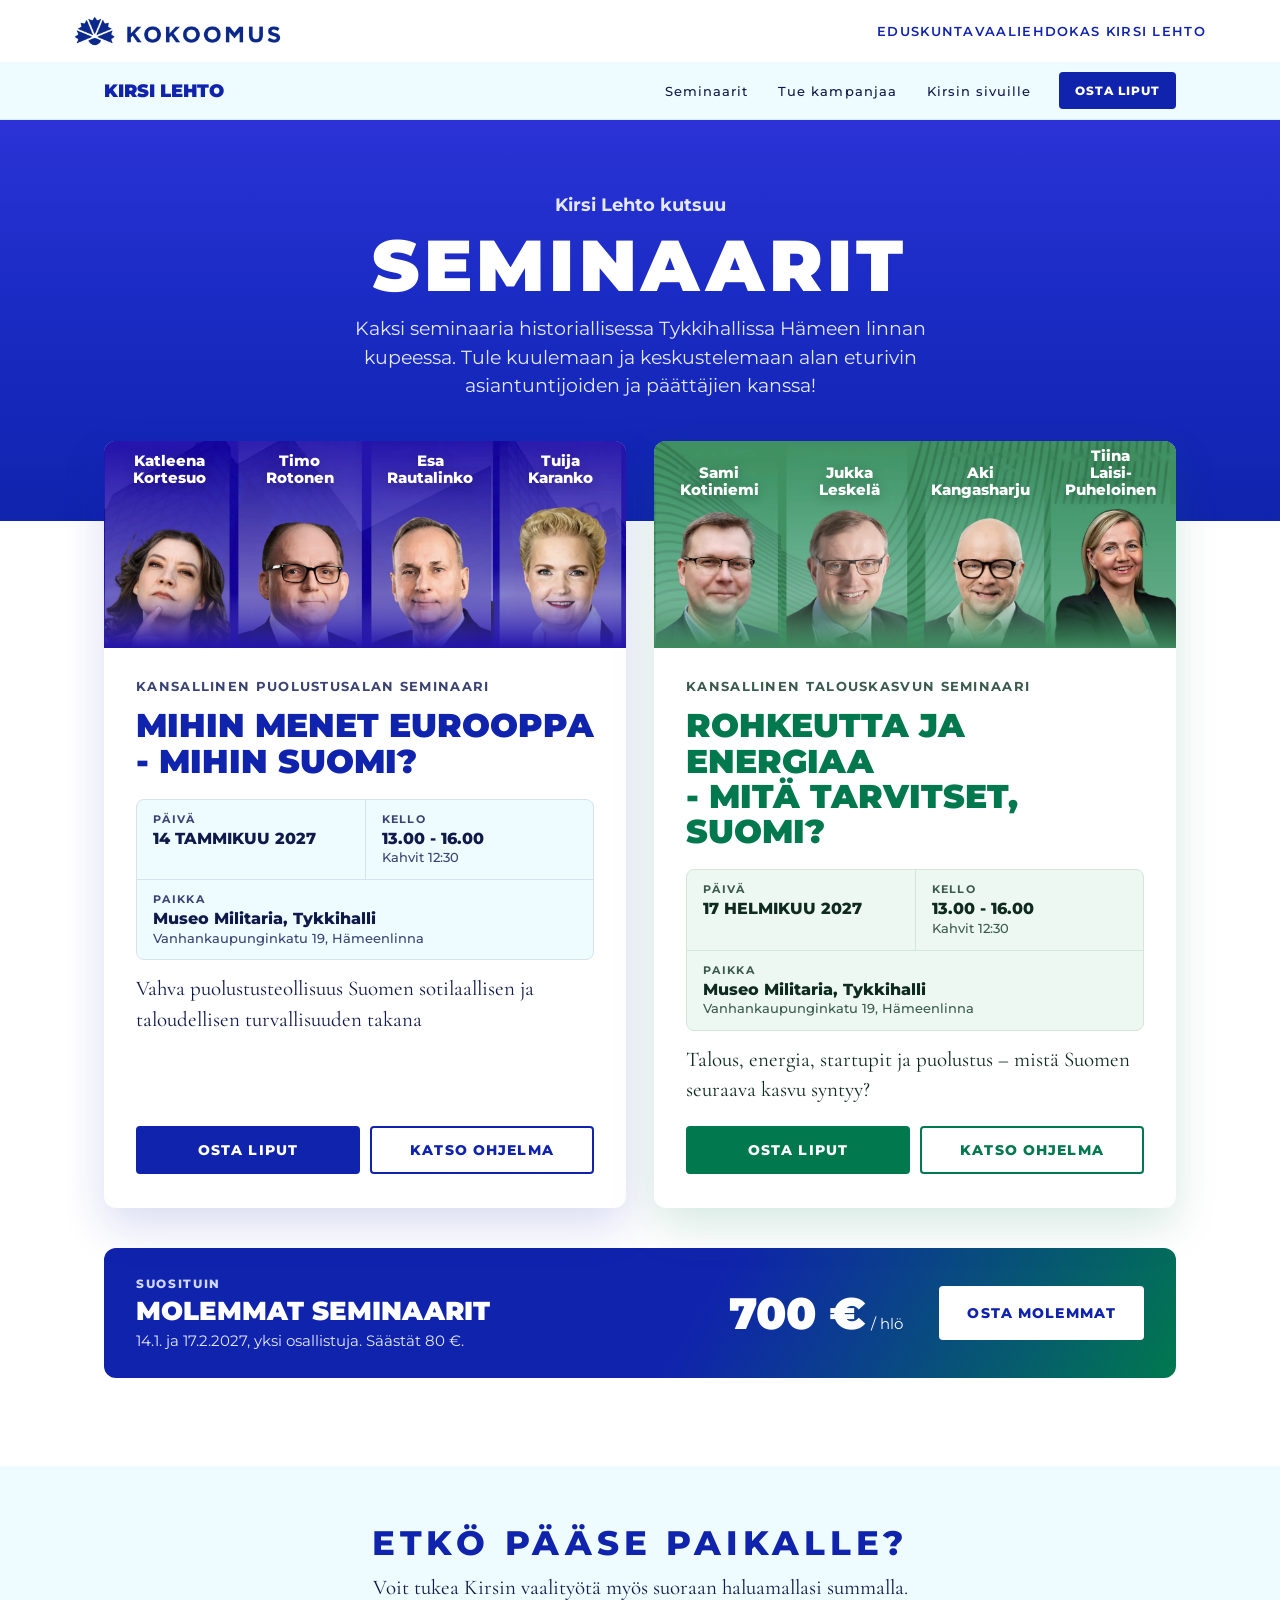
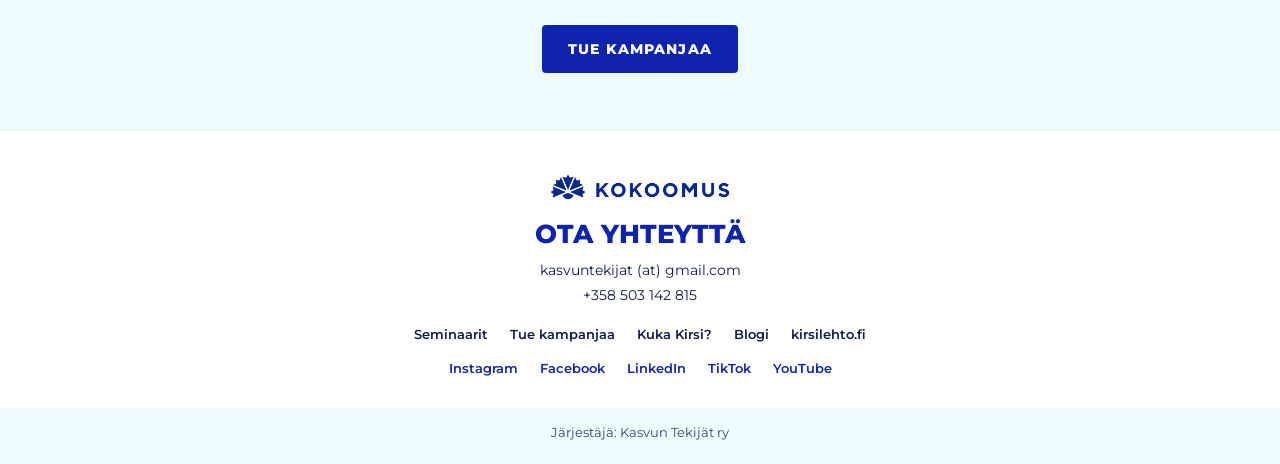
<file: index.html>
<!doctype html>
<html lang="fi">
<head>
<meta charset="utf-8">
<meta name="viewport" content="width=device-width, initial-scale=1">
<title>Seminaarit 2027 Hämeenlinnassa | Kansallinen puolustusalan ja talouskasvun seminaari</title>
<meta name="description" content="Kansallinen puolustusalan seminaari 14.1.2027 ja Kansallinen talouskasvun seminaari 17.2.2027 Museo Militarian Tykkihallissa Hämeenlinnassa. Alan eturivin asiantuntijat ja päättäjät. Osta liput.">
<meta name="robots" content="index, follow, max-image-preview:large">
<link rel="canonical" href="https://seminaarit.kirsilehto.fi/">
<link rel="icon" href="/favicon.svg" type="image/svg+xml">
<link rel="icon" href="/favicon-32.png" sizes="32x32" type="image/png">
<link rel="apple-touch-icon" href="/apple-touch-icon.png">
<meta name="theme-color" content="#1023AD">
<meta property="og:type" content="website">
<meta property="og:locale" content="fi_FI">
<meta property="og:site_name" content="Kirsi Lehto – eduskuntavaalit 2027">
<meta property="og:title" content="Seminaarit 2027 – Museo Militaria, Hämeenlinna">
<meta property="og:description" content="Kansallinen puolustusalan seminaari 14.1.2027 ja Kansallinen talouskasvun seminaari 17.2.2027. Osta liput.">
<meta property="og:url" content="https://seminaarit.kirsilehto.fi/">
<meta property="og:image" content="https://seminaarit.kirsilehto.fi/kuvat/og-seminaarit.jpg">
<meta property="og:image:secure_url" content="https://seminaarit.kirsilehto.fi/kuvat/og-seminaarit.jpg">
<meta property="og:image:type" content="image/jpeg">
<meta property="og:image:width" content="1200">
<meta property="og:image:height" content="630">
<meta property="og:image:alt" content="Kansallinen puolustusalan seminaari 14.1.2027 ja Kansallinen talouskasvun seminaari 17.2.2027, puhujien kuvat">
<meta name="twitter:card" content="summary_large_image">
<meta name="twitter:title" content="Seminaarit 2027 – Museo Militaria, Hämeenlinna">
<meta name="twitter:description" content="Kansallinen puolustusalan seminaari 14.1.2027 ja Kansallinen talouskasvun seminaari 17.2.2027. Osta liput.">
<meta name="twitter:image" content="https://seminaarit.kirsilehto.fi/kuvat/og-seminaarit.jpg">
<script type="application/ld+json">{"@context": "https://schema.org", "@type": "Event", "name": "Kansallinen puolustusalan seminaari: Mihin menet Eurooppa - mihin Suomi?", "description": "Vahva puolustusteollisuus Suomen sotilaallisen ja taloudellisen turvallisuuden takana.", "startDate": "2027-01-14T13:00:00+02:00", "endDate": "2027-01-14T16:00:00+02:00", "eventStatus": "https://schema.org/EventScheduled", "eventAttendanceMode": "https://schema.org/OfflineEventAttendanceMode", "location": {"@type": "Place", "name": "Museo Militaria, Tykkihalli", "address": {"@type": "PostalAddress", "streetAddress": "Vanhankaupunginkatu 19", "addressLocality": "Hämeenlinna", "postalCode": "13100", "addressCountry": "FI"}}, "image": ["https://seminaarit.kirsilehto.fi/kuvat/og-puolustus.jpg"], "organizer": {"@type": "Organization", "name": "Kasvun Tekijät ry", "url": "https://seminaarit.kirsilehto.fi/"}, "inLanguage": "fi", "performer": [{"@type": "Person", "name": "Katleena Kortesuo"}, {"@type": "Person", "name": "Timo Rotonen"}, {"@type": "Person", "name": "Esa Rautalinko"}, {"@type": "Person", "name": "Tuija Karanko"}, {"@type": "Person", "name": "Kirsi Lehto"}], "offers": [{"@type": "Offer", "name": "Yrityslippu", "price": "390", "priceCurrency": "EUR", "availability": "https://schema.org/InStock", "url": "https://seminaarit.kirsilehto.fi/puolustus#liput", "validFrom": "2026-11-01T00:00:00+02:00"}, {"@type": "Offer", "name": "Molemmat seminaarit", "price": "700", "priceCurrency": "EUR", "availability": "https://schema.org/InStock", "url": "https://seminaarit.kirsilehto.fi/puolustus#liput", "validFrom": "2026-11-01T00:00:00+02:00"}, {"@type": "Offer", "name": "3 lippua", "price": "1000", "priceCurrency": "EUR", "availability": "https://schema.org/InStock", "url": "https://seminaarit.kirsilehto.fi/puolustus#liput", "validFrom": "2026-11-01T00:00:00+02:00"}], "url": "https://seminaarit.kirsilehto.fi/puolustus"}</script>
<script type="application/ld+json">{"@context": "https://schema.org", "@type": "Event", "name": "Kansallinen talouskasvun seminaari: Rohkeutta ja energiaa - mitä tarvitset, Suomi?", "description": "Talous, energia, startupit ja puolustus – mistä Suomen seuraava kasvu syntyy?", "startDate": "2027-02-17T13:00:00+02:00", "endDate": "2027-02-17T16:00:00+02:00", "eventStatus": "https://schema.org/EventScheduled", "eventAttendanceMode": "https://schema.org/OfflineEventAttendanceMode", "location": {"@type": "Place", "name": "Museo Militaria, Tykkihalli", "address": {"@type": "PostalAddress", "streetAddress": "Vanhankaupunginkatu 19", "addressLocality": "Hämeenlinna", "postalCode": "13100", "addressCountry": "FI"}}, "image": ["https://seminaarit.kirsilehto.fi/kuvat/og-kasvu.jpg"], "organizer": {"@type": "Organization", "name": "Kasvun Tekijät ry", "url": "https://seminaarit.kirsilehto.fi/"}, "inLanguage": "fi", "performer": [{"@type": "Person", "name": "Sami Kotiniemi"}, {"@type": "Person", "name": "Jukka Leskelä"}, {"@type": "Person", "name": "Aki Kangasharju"}, {"@type": "Person", "name": "Tiina Laisi-Puheloinen"}, {"@type": "Person", "name": "Kirsi Lehto"}], "offers": [{"@type": "Offer", "name": "Yrityslippu", "price": "390", "priceCurrency": "EUR", "availability": "https://schema.org/InStock", "url": "https://seminaarit.kirsilehto.fi/kasvu#liput", "validFrom": "2026-11-01T00:00:00+02:00"}, {"@type": "Offer", "name": "Molemmat seminaarit", "price": "700", "priceCurrency": "EUR", "availability": "https://schema.org/InStock", "url": "https://seminaarit.kirsilehto.fi/kasvu#liput", "validFrom": "2026-11-01T00:00:00+02:00"}, {"@type": "Offer", "name": "3 lippua", "price": "1000", "priceCurrency": "EUR", "availability": "https://schema.org/InStock", "url": "https://seminaarit.kirsilehto.fi/kasvu#liput", "validFrom": "2026-11-01T00:00:00+02:00"}], "url": "https://seminaarit.kirsilehto.fi/kasvu"}</script>
<link rel="preconnect" href="https://fonts.googleapis.com">
<link rel="preconnect" href="https://fonts.gstatic.com" crossorigin>
<link href="https://fonts.googleapis.com/css2?family=Montserrat:wght@400;500;600;700;800;900&family=Cormorant+Garamond:wght@400;500;600&display=swap" rel="stylesheet">
<link rel="stylesheet" href="/kirsi.css?v=20261105a">
</head>
<body>

<div class="topline"><img class="logo" src="/kuvat/kokoomus-logo.webp" alt="Kokoomus" width="207" height="30"><span>EDUSKUNTAVAALIEHDOKAS KIRSI LEHTO</span></div>
<header class="navbar"><div class="wrap">
  <a class="brand" href="https://www.kirsilehto.fi/">KIRSI LEHTO</a>
  <nav aria-label="Päävalikko"><a href="https://seminaarit.kirsilehto.fi/" aria-current="page">Seminaarit</a><a href="https://tue.kirsilehto.fi/">Tue kampanjaa</a><a href="https://www.kirsilehto.fi/">Kirsin sivuille</a></nav>
  <a class="btn" href="#seminaarit">Osta liput</a>
</div></header>

<div class="pagehead">
  <p class="kicker">Kirsi Lehto kutsuu</p>
  <h1>Seminaarit</h1>
  <p>Kaksi seminaaria historiallisessa Tykkihallissa Hämeen linnan kupeessa. Tule kuulemaan ja keskustelemaan alan eturivin asiantuntijoiden ja päättäjien kanssa!</p>
  <nav class="jump" aria-label="Siirry seminaariin">
    <a class="btn light" href="#sem-puolustus">Puolustusseminaari</a>
    <a class="btn kasvu" href="#sem-kasvu">Talousseminaari</a>
  </nav>
</div>

<main class="seminars" id="seminaarit">
  <article class="sem">
    <a class="sem-top hero-ad" href="https://seminaarit.kirsilehto.fi/puolustus" tabindex="-1" aria-hidden="true"><div class="ad"><img src="/kuvat/hero-puolustus-v3.webp" alt="" width="1600" height="699" loading="lazy"><div class="names"><div class="n"><div class="lbl"><b>Katleena<br>Kortesuo</b></div></div><div class="n"><div class="lbl"><b>Timo<br>Rotonen</b></div></div><div class="n"><div class="lbl"><b>Esa<br>Rautalinko</b></div></div><div class="n"><div class="lbl"><b>Tuija<br>Karanko</b></div></div></div></div></a>
    <div class="sem-body">
      <div class="sem-k">Kansallinen puolustusalan seminaari</div>
      <h2 id="sem-puolustus"><a href="https://seminaarit.kirsilehto.fi/puolustus">Mihin menet Eurooppa<br>- mihin Suomi?</a></h2>
      <dl class="sem-facts">
        <div><dt>Päivä</dt><dd>14 TAMMIKUU 2027</dd></div>
        <div><dt>Kello</dt><dd>13.00 - 16.00<span>Kahvit 12:30</span></dd></div>
        <div class="wide"><dt>Paikka</dt><dd>Museo Militaria, Tykkihalli<br><span>Vanhankaupunginkatu 19, Hämeenlinna</span></dd></div>
      </dl>
      <p>Vahva puolustusteollisuus Suomen sotilaallisen ja taloudellisen turvallisuuden takana</p>
      <div class="sem-ctas">
        <a class="btn" href="https://seminaarit.kirsilehto.fi/puolustus#liput">Osta liput</a>
        <a class="btn ghost" href="https://seminaarit.kirsilehto.fi/puolustus#ohjelma">Katso ohjelma</a>
      </div>
    </div>
  </article>

  <article class="sem teema-kasvu">
    <a class="sem-top hero-ad" href="https://seminaarit.kirsilehto.fi/kasvu" tabindex="-1" aria-hidden="true"><div class="ad"><img src="/kuvat/hero-kasvu.webp" alt="" width="1600" height="726" loading="lazy"><div class="names"><div class="n"><div class="lbl"><b>Sami<br>Kotiniemi</b></div></div><div class="n"><div class="lbl"><b>Jukka<br>Leskelä</b></div></div><div class="n"><div class="lbl"><b>Aki<br>Kangasharju</b></div></div><div class="n"><div class="lbl"><b>Tiina<br>Laisi-Puheloinen</b></div></div></div></div></a>
    <div class="sem-body">
      <div class="sem-k">Kansallinen talouskasvun seminaari</div>
      <h2 id="sem-kasvu"><a href="https://seminaarit.kirsilehto.fi/kasvu">Rohkeutta ja energiaa<br>- mitä tarvitset, Suomi?</a></h2>
      <dl class="sem-facts">
        <div><dt>Päivä</dt><dd>17 HELMIKUU 2027</dd></div>
        <div><dt>Kello</dt><dd>13.00 - 16.00<span>Kahvit 12:30</span></dd></div>
        <div class="wide"><dt>Paikka</dt><dd>Museo Militaria, Tykkihalli<br><span>Vanhankaupunginkatu 19, Hämeenlinna</span></dd></div>
      </dl>
      <p>Talous, energia, startupit ja puolustus – mistä Suomen seuraava kasvu syntyy?</p>
      <div class="sem-ctas">
        <a class="btn" href="https://seminaarit.kirsilehto.fi/kasvu#liput">Osta liput</a>
        <a class="btn ghost" href="https://seminaarit.kirsilehto.fi/kasvu#ohjelma">Katso ohjelma</a>
      </div>
    </div>
  </article>
</main>

<section class="combo"><div class="in">
  <div class="tx">
    <div class="k">SUOSITUIN</div>
    <h2>Molemmat seminaarit</h2>
    <p>14.1. ja 17.2.2027, yksi osallistuja. Säästät 80 €.</p>
  </div>
  <div class="pr"><b>700 €</b><span>/ hlö</span></div>
  <a class="btn light" href="https://seminaarit.kirsilehto.fi/puolustus#osta-molemmat">Osta molemmat</a>
</div></section>

<section class="supportband">
  <h2 class="h2">Etkö pääse paikalle?</h2>
  <p>Voit tukea Kirsin vaalityötä myös suoraan haluamallasi summalla.</p>
  <a class="btn" href="https://tue.kirsilehto.fi/">Tue kampanjaa</a>
</section>

<footer>
  <img class="flogo" src="/kuvat/kokoomus-logo.webp" alt="Kokoomus" width="180" height="26">
  <div class="t">OTA YHTEYTTÄ</div>
  <p>kasvuntekijat (at) gmail.com<br>+358 503 142 815</p>
  <nav class="flinks" aria-label="Lisää">
    <a href="https://seminaarit.kirsilehto.fi/">Seminaarit</a><a href="https://tue.kirsilehto.fi/">Tue kampanjaa</a><a href="https://www.kirsilehto.fi/henkil%C3%B6kuva">Kuka Kirsi?</a><a href="https://www.kirsilehto.fi/blogi">Blogi</a><a href="https://www.kirsilehto.fi/">kirsilehto.fi</a>
  </nav>
  <nav class="social" aria-label="Kirsi somessa">
    <a href="https://www.instagram.com/kirsilehto_/">Instagram</a><a href="https://www.facebook.com/kirsi.lehto.valtuutettu/">Facebook</a><a href="https://www.linkedin.com/in/kalehto/">LinkedIn</a><a href="https://www.tiktok.com/@kirsi_lehto">TikTok</a><a href="https://www.youtube.com/channel/UCOWS9ou9xxI2nfaeAGGEpRg">YouTube</a>
  </nav>
</footer>
<div class="org" style="padding-bottom:24px">Järjestäjä: Kasvun Tekijät ry</div>
</body>
</html>
</file>
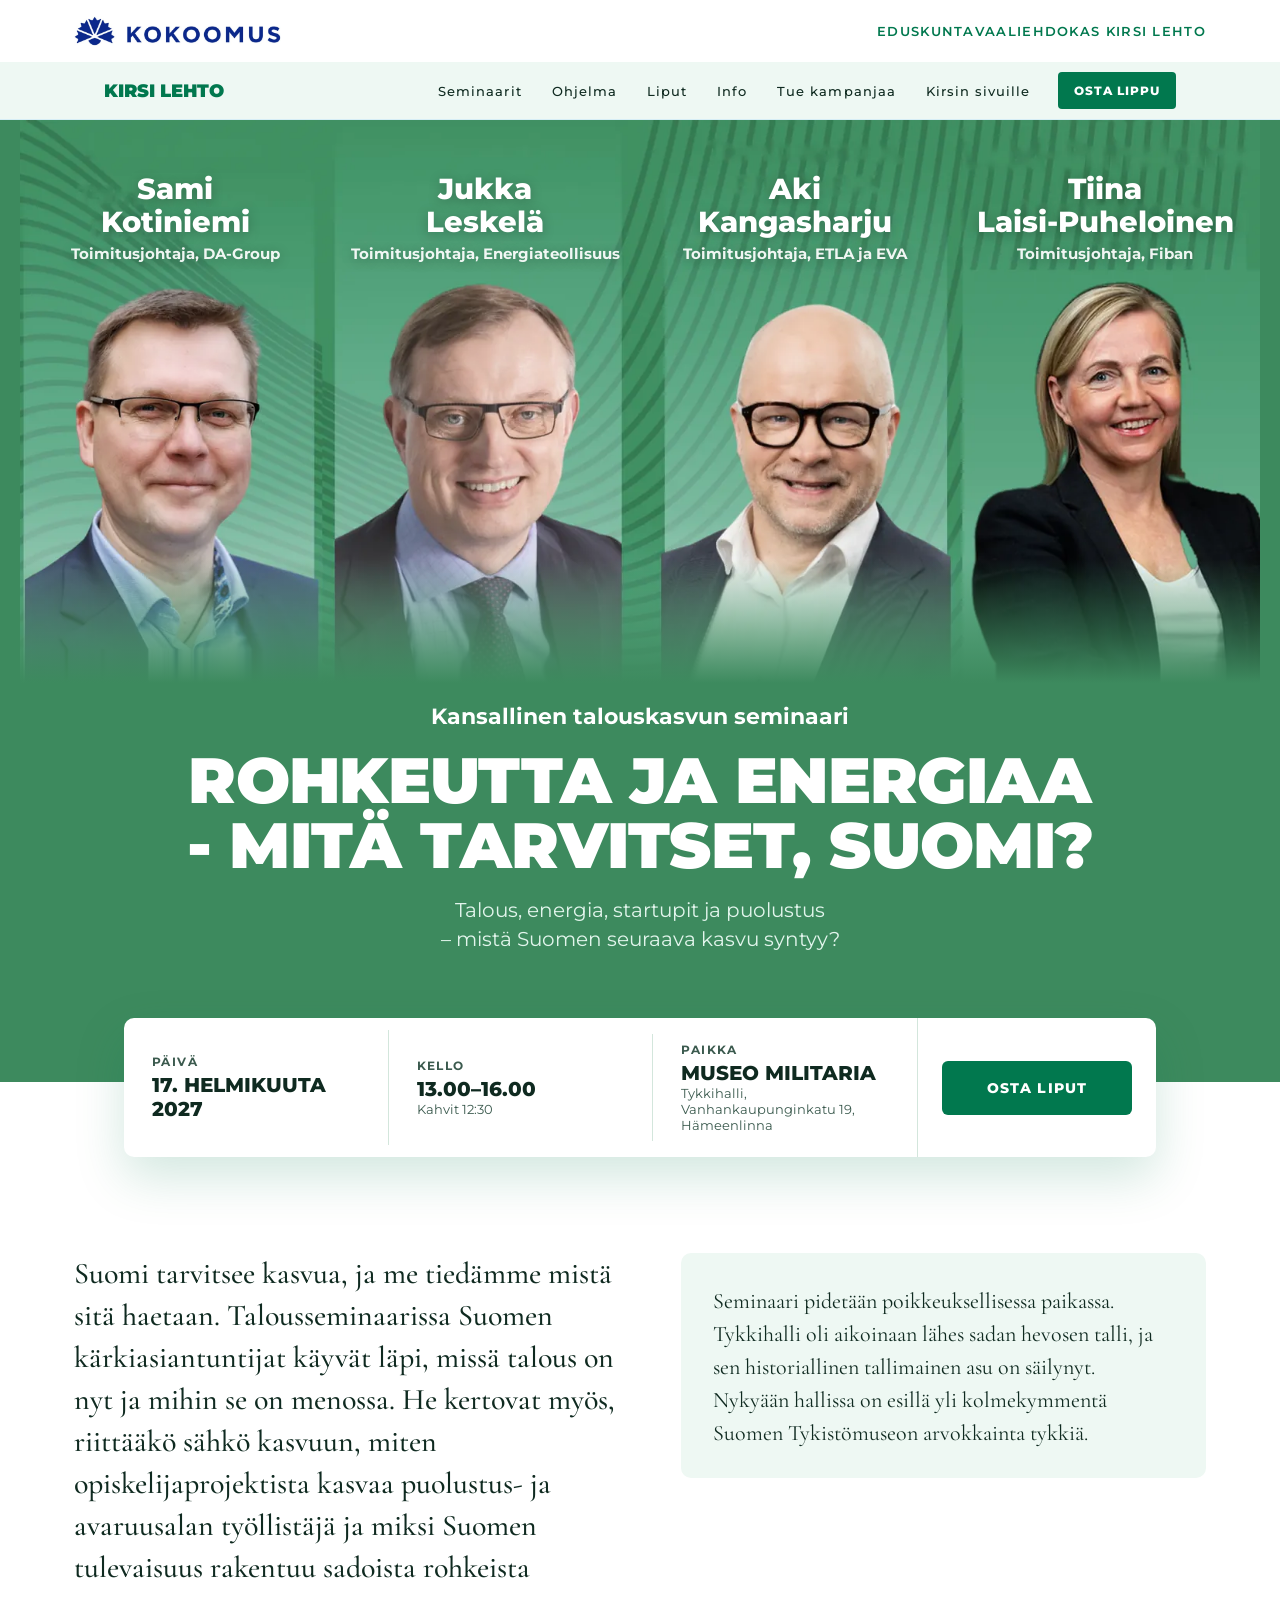
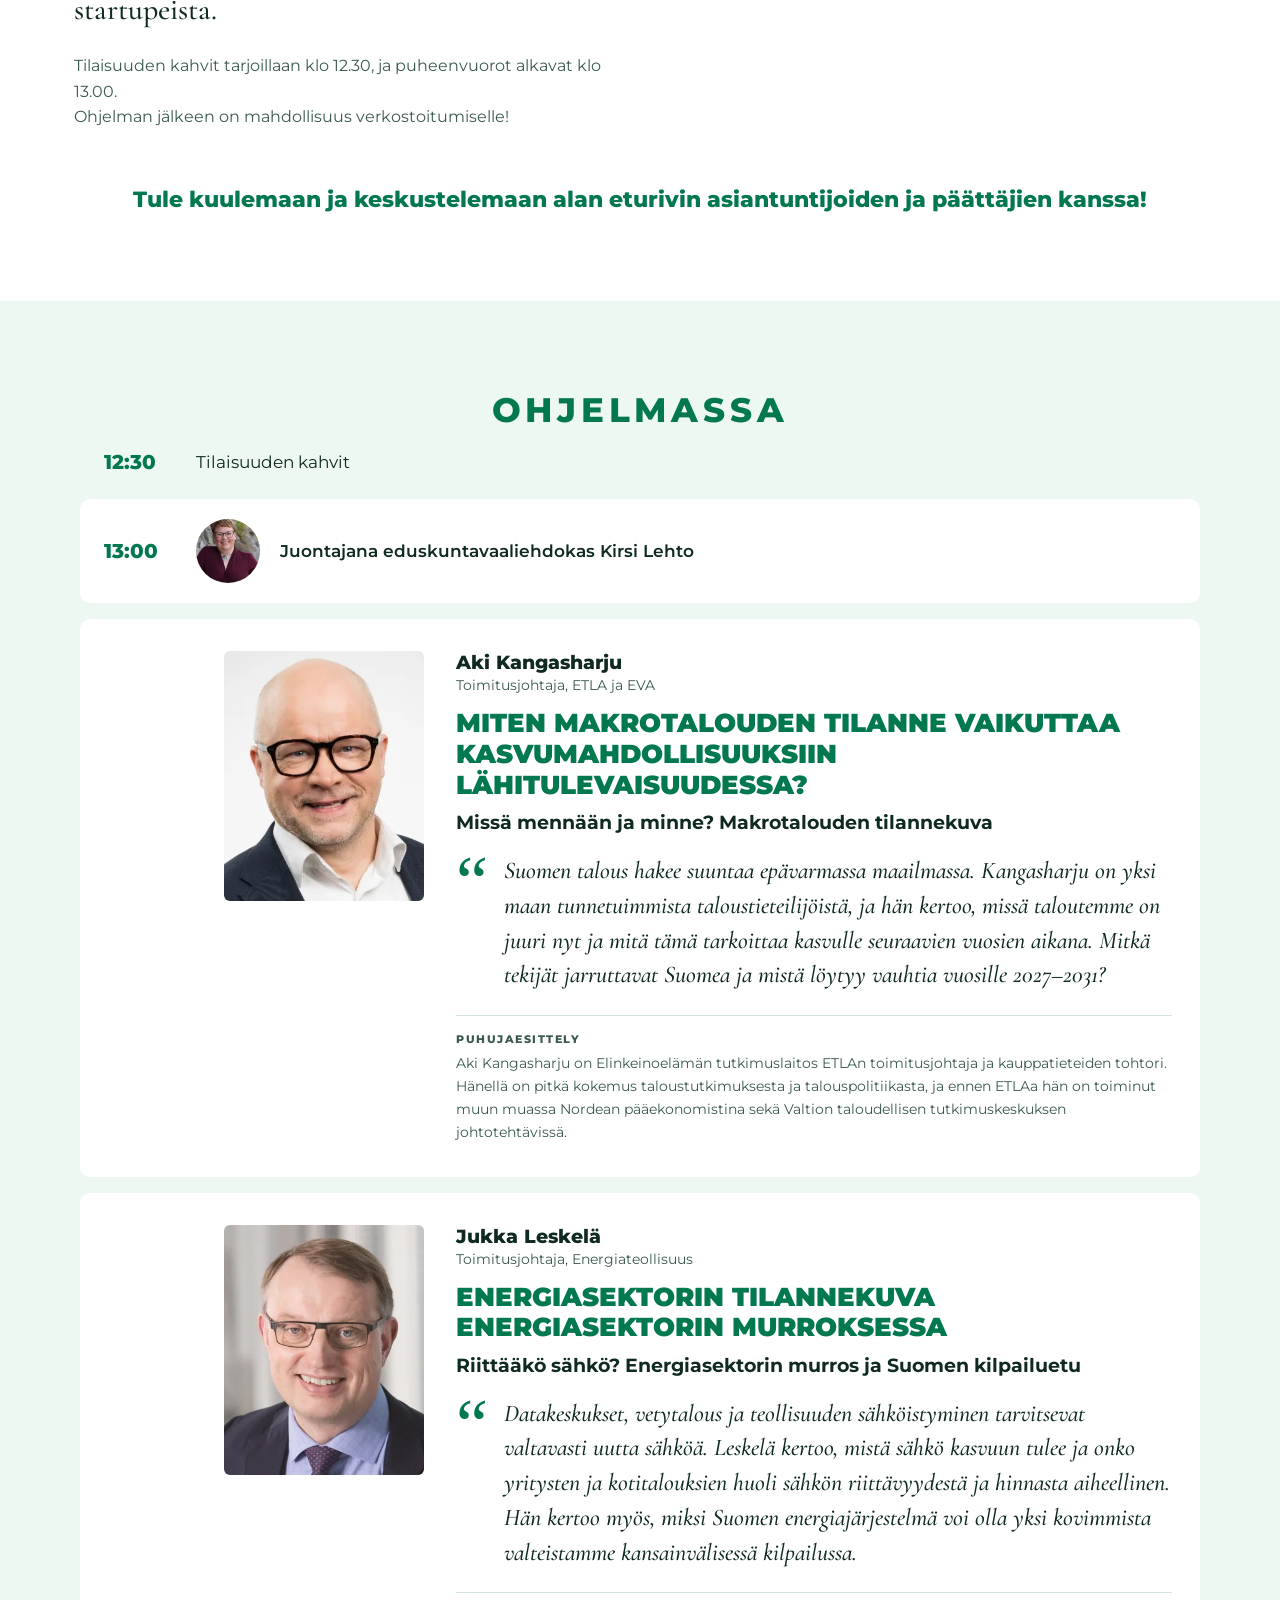
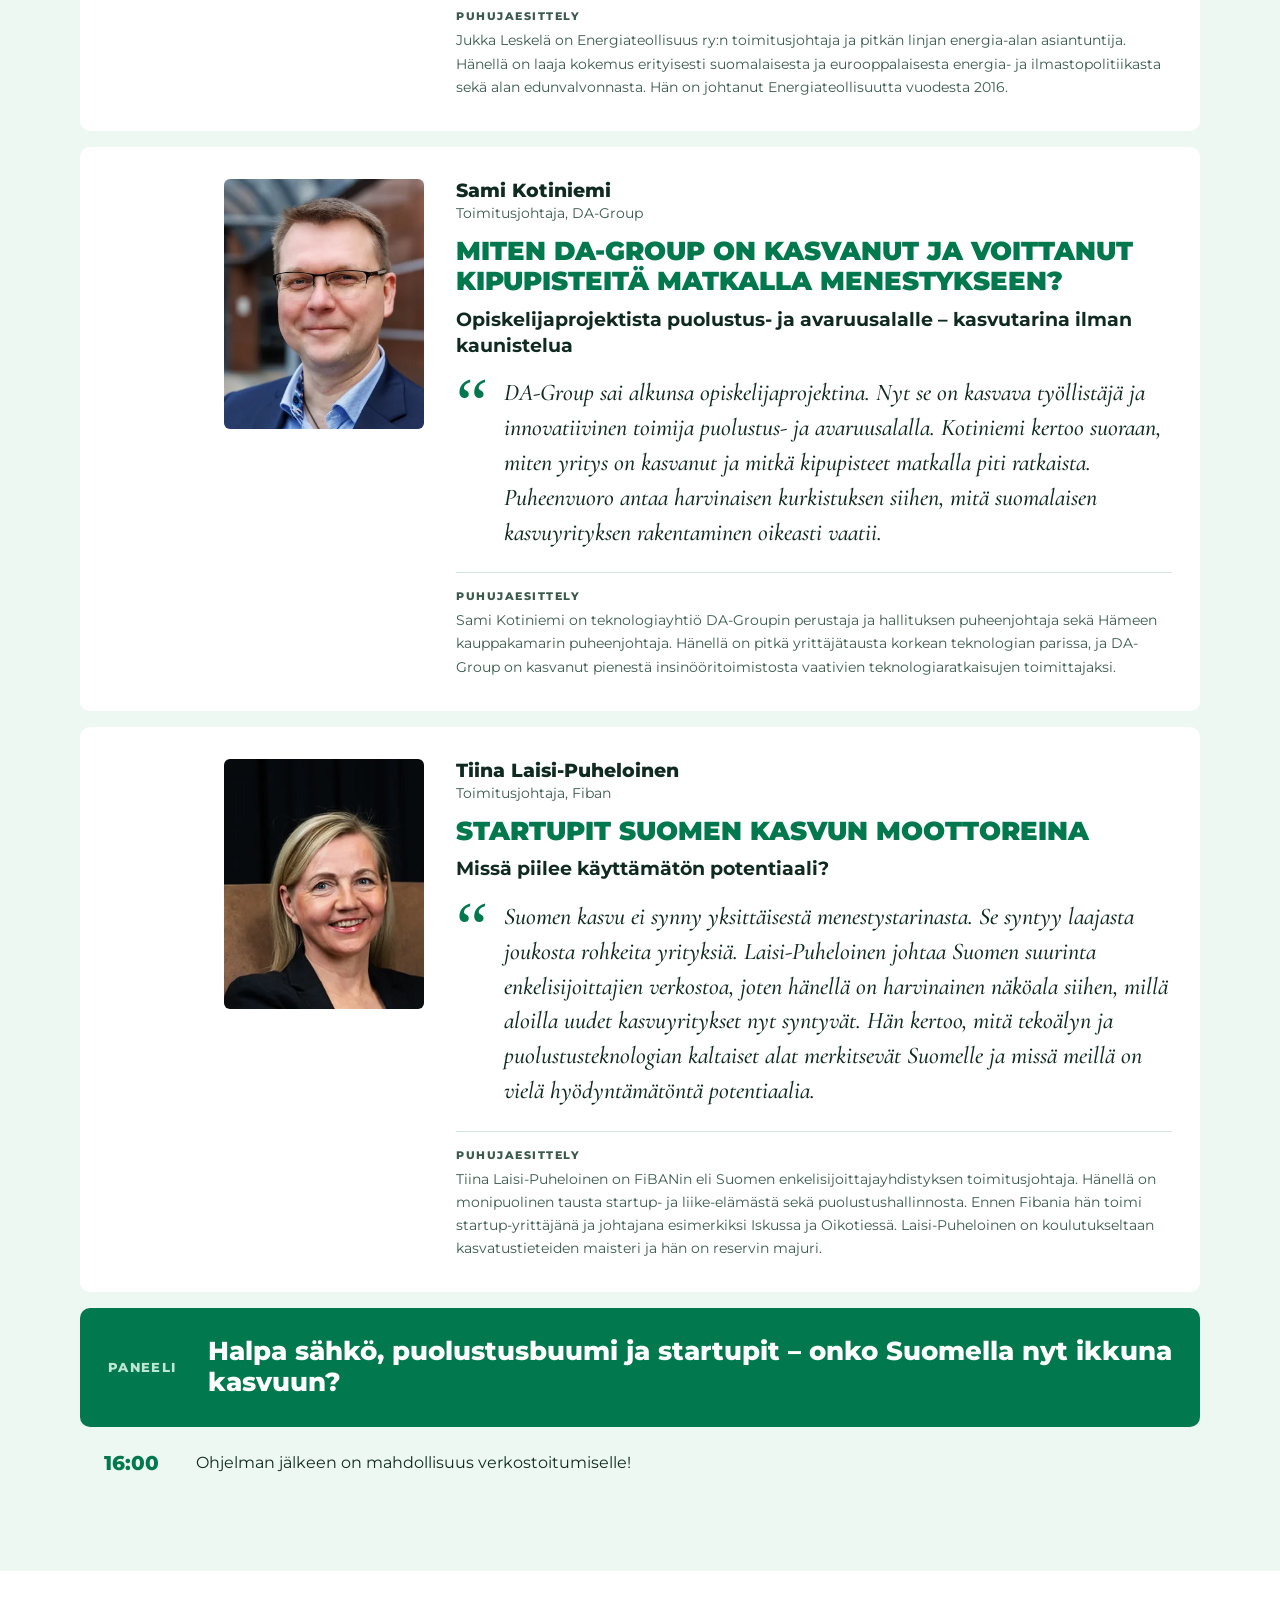
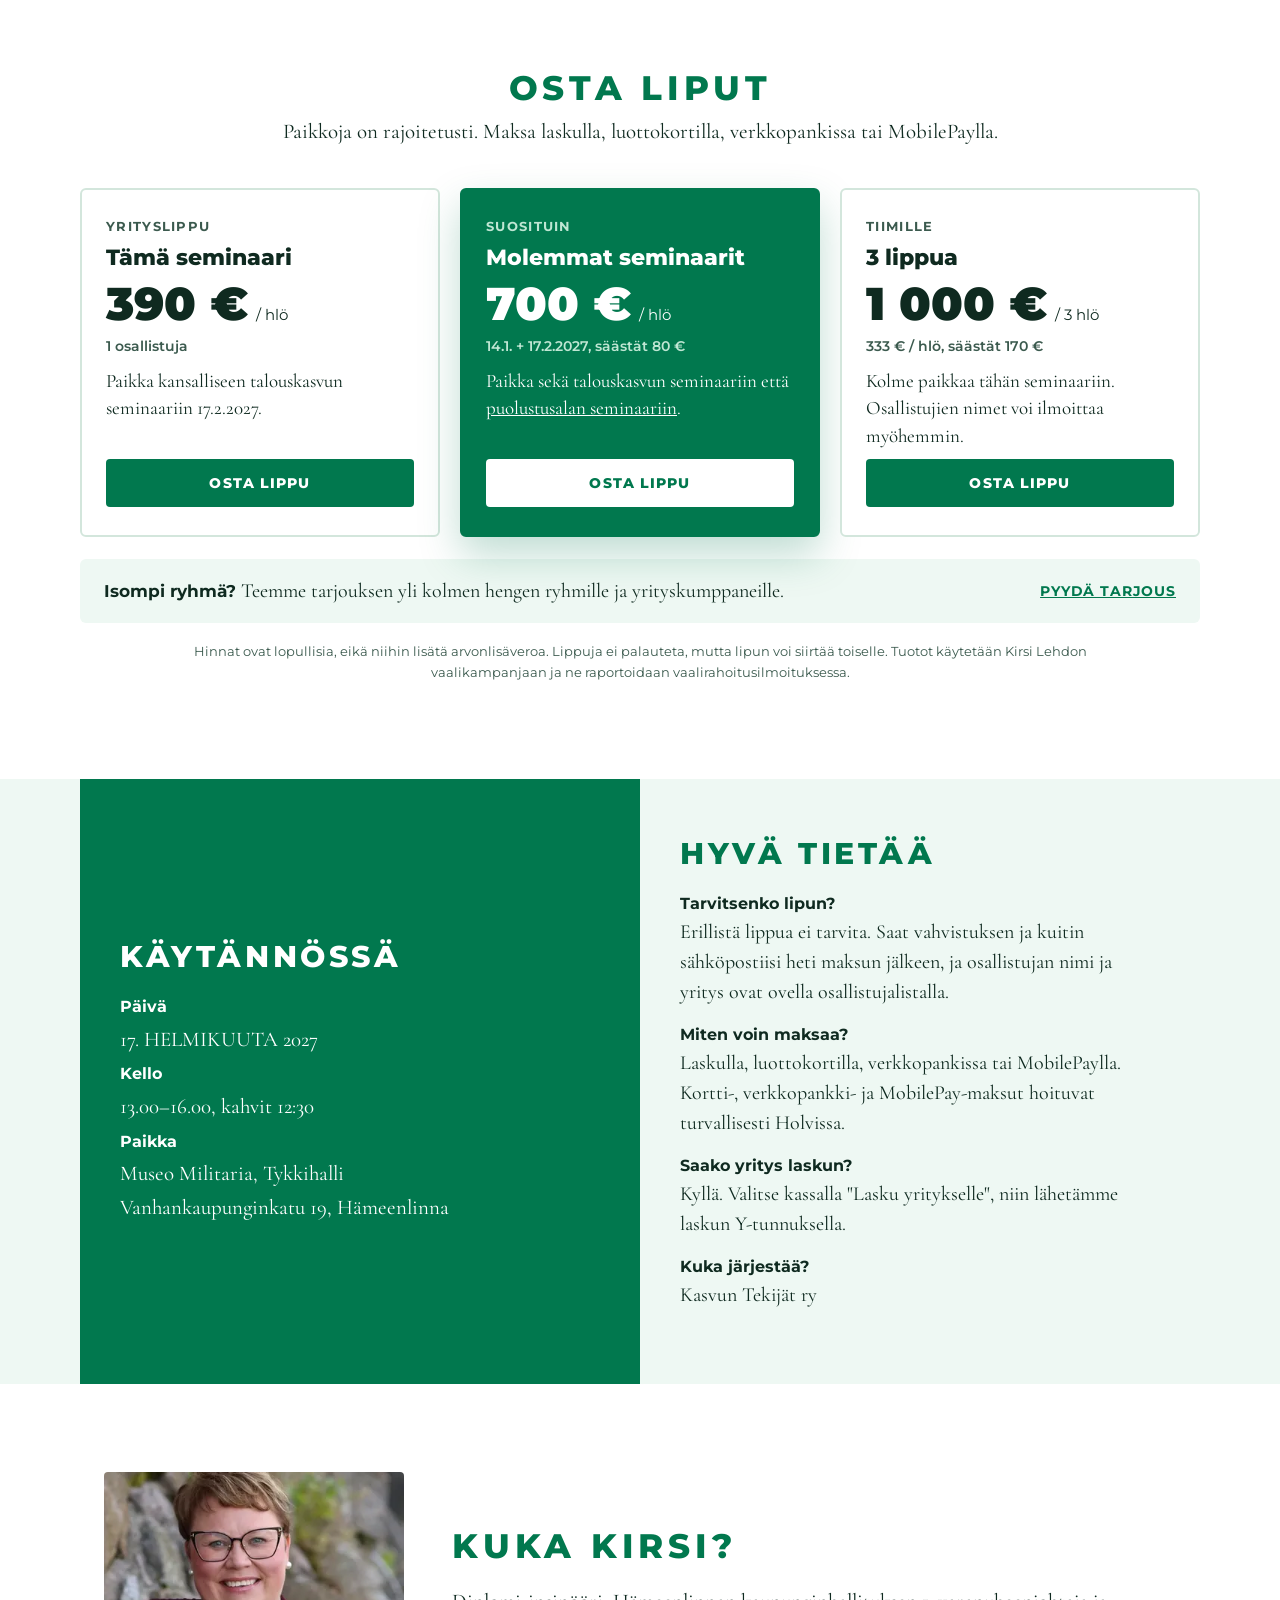
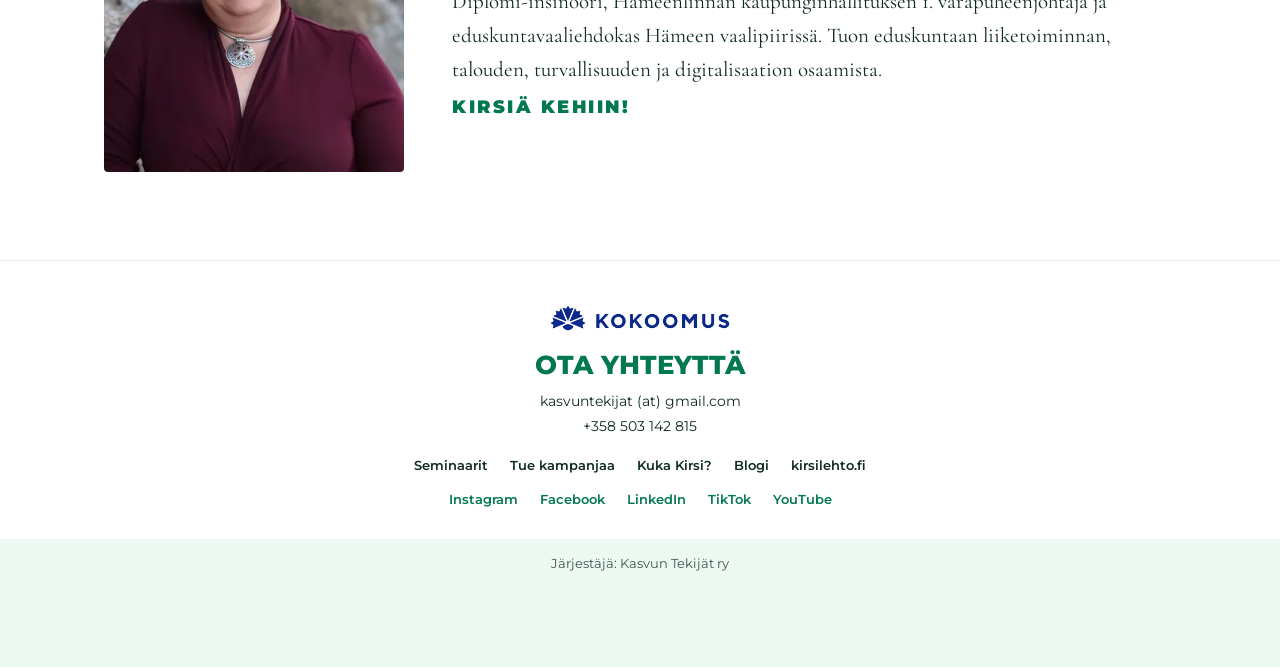
<file: kasvu.html>
<!doctype html>
<html lang="fi">
<head>
<meta charset="utf-8">
<meta name="viewport" content="width=device-width, initial-scale=1">
<title>Rohkeutta ja energiaa – mitä tarvitset, Suomi? | Kansallinen talouskasvun seminaari 17.2.2027</title>
<meta name="description" content="Kansallinen talouskasvun seminaari 17.2.2027 klo 13–16, Museo Militaria, Hämeenlinna. Puhujina Sami Kotiniemi, Jukka Leskelä, Aki Kangasharju ja Tiina Laisi-Puheloinen. Osta liput.">
<meta name="robots" content="index, follow, max-image-preview:large">
<link rel="canonical" href="https://seminaarit.kirsilehto.fi/kasvu">
<link rel="icon" href="/favicon.svg" type="image/svg+xml">
<link rel="icon" href="/favicon-32.png" sizes="32x32" type="image/png">
<link rel="apple-touch-icon" href="/apple-touch-icon.png">
<meta name="theme-color" content="#1023AD">
<meta property="og:type" content="website">
<meta property="og:locale" content="fi_FI">
<meta property="og:site_name" content="Kirsi Lehto – eduskuntavaalit 2027">
<meta property="og:title" content="Rohkeutta ja energiaa – mitä tarvitset, Suomi? Kansallinen talouskasvun seminaari 17.2.2027">
<meta property="og:description" content="Talous, energia, startupit ja puolustus – mistä Suomen seuraava kasvu syntyy? Kotiniemi, Leskelä, Kangasharju ja Laisi-Puheloinen. Museo Militaria, Hämeenlinna.">
<meta property="og:url" content="https://seminaarit.kirsilehto.fi/kasvu">
<meta property="og:image" content="https://seminaarit.kirsilehto.fi/kuvat/og-kasvu.jpg">
<meta property="og:image:secure_url" content="https://seminaarit.kirsilehto.fi/kuvat/og-kasvu.jpg">
<meta property="og:image:type" content="image/jpeg">
<meta property="og:image:width" content="1200">
<meta property="og:image:height" content="630">
<meta property="og:image:alt" content="Sami Kotiniemi, Jukka Leskelä, Aki Kangasharju ja Tiina Laisi-Puheloinen: Rohkeutta ja energiaa – mitä tarvitset, Suomi?">
<meta name="twitter:card" content="summary_large_image">
<meta name="twitter:title" content="Rohkeutta ja energiaa – mitä tarvitset, Suomi? Kansallinen talouskasvun seminaari 17.2.2027">
<meta name="twitter:description" content="Talous, energia, startupit ja puolustus – mistä Suomen seuraava kasvu syntyy? Kotiniemi, Leskelä, Kangasharju ja Laisi-Puheloinen. Museo Militaria, Hämeenlinna.">
<meta name="twitter:image" content="https://seminaarit.kirsilehto.fi/kuvat/og-kasvu.jpg">
<script type="application/ld+json">{"@context": "https://schema.org", "@type": "Event", "name": "Kansallinen talouskasvun seminaari: Rohkeutta ja energiaa - mitä tarvitset, Suomi?", "description": "Talous, energia, startupit ja puolustus – mistä Suomen seuraava kasvu syntyy?", "startDate": "2027-02-17T13:00:00+02:00", "endDate": "2027-02-17T16:00:00+02:00", "eventStatus": "https://schema.org/EventScheduled", "eventAttendanceMode": "https://schema.org/OfflineEventAttendanceMode", "location": {"@type": "Place", "name": "Museo Militaria, Tykkihalli", "address": {"@type": "PostalAddress", "streetAddress": "Vanhankaupunginkatu 19", "addressLocality": "Hämeenlinna", "postalCode": "13100", "addressCountry": "FI"}}, "image": ["https://seminaarit.kirsilehto.fi/kuvat/og-kasvu.jpg"], "organizer": {"@type": "Organization", "name": "Kasvun Tekijät ry", "url": "https://seminaarit.kirsilehto.fi/"}, "inLanguage": "fi", "performer": [{"@type": "Person", "name": "Sami Kotiniemi"}, {"@type": "Person", "name": "Jukka Leskelä"}, {"@type": "Person", "name": "Aki Kangasharju"}, {"@type": "Person", "name": "Tiina Laisi-Puheloinen"}, {"@type": "Person", "name": "Kirsi Lehto"}], "offers": [{"@type": "Offer", "name": "Yrityslippu", "price": "390", "priceCurrency": "EUR", "availability": "https://schema.org/InStock", "url": "https://seminaarit.kirsilehto.fi/kasvu#liput", "validFrom": "2026-11-01T00:00:00+02:00"}, {"@type": "Offer", "name": "Molemmat seminaarit", "price": "700", "priceCurrency": "EUR", "availability": "https://schema.org/InStock", "url": "https://seminaarit.kirsilehto.fi/kasvu#liput", "validFrom": "2026-11-01T00:00:00+02:00"}, {"@type": "Offer", "name": "3 lippua", "price": "1000", "priceCurrency": "EUR", "availability": "https://schema.org/InStock", "url": "https://seminaarit.kirsilehto.fi/kasvu#liput", "validFrom": "2026-11-01T00:00:00+02:00"}], "url": "https://seminaarit.kirsilehto.fi/kasvu"}</script>
<link rel="preconnect" href="https://fonts.googleapis.com">
<link rel="preconnect" href="https://fonts.gstatic.com" crossorigin>
<link href="https://fonts.googleapis.com/css2?family=Montserrat:wght@400;500;600;700;800;900&family=Cormorant+Garamond:wght@400;500;600&display=swap" rel="stylesheet">

<!-- ===== MUOKKAA TÄSTÄ: liput, hinnat ja Holvi-linkit. alv: 0 = ei arvonlisäveroa, esim. 0.255 = 25,5 % ===== -->
<script>
window.SEMINAARI = {
  alv: 0,
  liput: [
    { id: "yksi",     nimi: "Yrityslippu",          ali: "Tämä seminaari, 1 osallistuja",  netto: 390,  saasto: "",                    tag: "",
      holvi: "https://holvi.com/shop/kirsilehto/product/0394681e94efb7187c0d00fa4c2139ea/" },
    { id: "molemmat", nimi: "Molemmat seminaarit",  ali: "Puolustus 14.1. + Talouskasvu 17.2.2027, 1 osallistuja", netto: 700, saasto: "Säästät 80 €",  tag: "Suosituin",
      holvi: "https://holvi.com/shop/kirsilehto/product/29a79d50ad71131787589d6ca171136a/" },
    { id: "kolme",    nimi: "3 lippua",             ali: "Tämä seminaari, 333 € / hlö",    netto: 1000, saasto: "Säästät 170 €", tag: "",
      holvi: "https://holvi.com/shop/kirsilehto/product/8779e169f514023aea8d423b93b3035e/" }
  ]
};
</script>

<link rel="stylesheet" href="/kirsi.css?v=20261105a">
</head>
<body class="teema-kasvu">

<div class="topline"><img class="logo" src="/kuvat/kokoomus-logo.webp" alt="Kokoomus" width="207" height="30"><span>EDUSKUNTAVAALIEHDOKAS KIRSI LEHTO</span></div>
<header class="navbar"><div class="wrap">
  <a class="brand" href="https://www.kirsilehto.fi/">KIRSI LEHTO</a>
  <nav aria-label="Päävalikko"><a href="https://seminaarit.kirsilehto.fi/">Seminaarit</a><a href="#ohjelma" aria-current="page">Ohjelma</a><a href="#liput" aria-current="page">Liput</a><a href="#info" aria-current="page">Info</a><a href="https://tue.kirsilehto.fi/" aria-current="page">Tue kampanjaa</a><a href="https://www.kirsilehto.fi/" aria-current="page">Kirsin sivuille</a></nav>
  <button class="btn" data-osta="molemmat">Osta lippu</button>
</div></header>

<header class="hero hero-ad">
  <div class="ad">
    <img src="/kuvat/hero-kasvu.webp" alt="Sami Kotiniemi, Jukka Leskelä, Aki Kangasharju ja Tiina Laisi-Puheloinen" width="1600" height="726">
    <div class="names"><div class="n" style="--b:73%"><div class="lbl"><b>Sami<br>Kotiniemi</b><small>Toimitusjohtaja, DA-Group</small></div></div><div class="n" style="--b:73%"><div class="lbl"><b>Jukka<br>Leskelä</b><small>Toimitusjohtaja, Energiateollisuus</small></div></div><div class="n" style="--b:73%"><div class="lbl"><b>Aki<br>Kangasharju</b><small>Toimitusjohtaja, ETLA ja EVA</small></div></div><div class="n" style="--b:73%"><div class="lbl"><b>Tiina<br>Laisi-Puheloinen</b><small>Toimitusjohtaja, Fiban</small></div></div></div>
  </div>
  <div class="hero-text"><div class="in">
    <p class="kicker">Kansallinen talouskasvun seminaari</p>
    <h1>Rohkeutta ja energiaa<br>- mitä tarvitset, Suomi?</h1>
    <p class="sub">Talous, energia, startupit ja puolustus<br>– mistä Suomen seuraava kasvu syntyy?</p>
  </div></div>
</header>

<div class="factcard"><div class="in">
  <div class="f"><small>PÄIVÄ</small><b>17. HELMIKUUTA 2027</b></div>
  <div class="f"><small>KELLO</small><b>13.00–16.00</b><span>Kahvit 12:30</span></div>
  <div class="f"><small>PAIKKA</small><b>MUSEO MILITARIA</b><span>Tykkihalli, Vanhankaupunginkatu 19, Hämeenlinna</span></div>
  <div class="go"><button class="btn" data-osta="molemmat">Osta liput</button></div>
</div></div>

<section class="intro2">
  <div class="cols">
    <div>
      <p class="lead">Suomi tarvitsee kasvua, ja me tiedämme mistä sitä haetaan. Talousseminaarissa Suomen kärkiasiantuntijat käyvät läpi, missä talous on nyt ja mihin se on menossa. He kertovat myös, riittääkö sähkö kasvuun, miten opiskelijaprojektista kasvaa puolustus- ja avaruusalan työllistäjä ja miksi Suomen tulevaisuus rakentuu sadoista rohkeista startupeista.</p>
        <p class="meta">Tilaisuuden kahvit tarjoillaan klo 12.30, ja puheenvuorot alkavat klo 13.00.<br>Ohjelman jälkeen on mahdollisuus verkostoitumiselle!</p>
    </div>
    <div class="box">
      <p>Seminaari pidetään poikkeuksellisessa paikassa. Tykkihalli oli aikoinaan lähes sadan hevosen talli, ja sen historiallinen tallimainen asu on säilynyt. Nykyään hallissa on esillä yli kolmekymmentä Suomen Tykistömuseon arvokkainta tykkiä.</p>
    </div>
  </div>
  <p class="cta-line">Tule kuulemaan ja keskustelemaan alan eturivin asiantuntijoiden ja päättäjien kanssa!</p>
</section>

<section class="program" id="ohjelma">
  <h2 class="h2">Ohjelmassa</h2>
  <div class="items">
    <div class="item coffee"><div class="t">12:30</div><p>Tilaisuuden kahvit</p></div>
        <div class="item host-row">
          <div class="t">13:00</div>
          <img src="/kuvat/kirsi.webp" alt="Kirsi Lehto">
          <div class="tx"><p>Juontajana eduskuntavaaliehdokas Kirsi Lehto</p></div>
        </div>
        <article class="talk">
          <div class="t"></div>
          <img class="ph" src="/kuvat/kangasharju.webp" alt="Aki Kangasharju">
          <div class="tx">
            <div><div class="nm">Aki Kangasharju</div><div class="ti">Toimitusjohtaja, ETLA ja EVA</div></div>
            <h3>Miten makrotalouden tilanne vaikuttaa kasvumahdollisuuksiin lähitulevaisuudessa?</h3>
            <p class="st">Missä mennään ja minne? Makrotalouden tilannekuva</p>
            <blockquote class="quote"><p>Suomen talous hakee suuntaa epävarmassa maailmassa. Kangasharju on yksi maan tunnetuimmista taloustieteilijöistä, ja hän kertoo, missä taloutemme on juuri nyt ja mitä tämä tarkoittaa kasvulle seuraavien vuosien aikana. Mitkä tekijät jarruttavat Suomea ja mistä löytyy vauhtia vuosille 2027–2031?</p></blockquote>
            <div class="bio"><div class="lb">Puhujaesittely</div><p>Aki Kangasharju on Elinkeinoelämän tutkimuslaitos ETLAn toimitusjohtaja ja kauppatieteiden tohtori. Hänellä on pitkä kokemus taloustutkimuksesta ja talouspolitiikasta, ja ennen ETLAa hän on toiminut muun muassa Nordean pääekonomistina sekä Valtion taloudellisen tutkimuskeskuksen johtotehtävissä.</p></div>
          </div>
        </article>
        <article class="talk">
          <div class="t"></div>
          <img class="ph" src="/kuvat/leskela.webp" alt="Jukka Leskelä">
          <div class="tx">
            <div><div class="nm">Jukka Leskelä</div><div class="ti">Toimitusjohtaja, Energiateollisuus</div></div>
            <h3>Energiasektorin tilannekuva energiasektorin murroksessa</h3>
            <p class="st">Riittääkö sähkö? Energiasektorin murros ja Suomen kilpailuetu</p>
            <blockquote class="quote"><p>Datakeskukset, vetytalous ja teollisuuden sähköistyminen tarvitsevat valtavasti uutta sähköä. Leskelä kertoo, mistä sähkö kasvuun tulee ja onko yritysten ja kotitalouksien huoli sähkön riittävyydestä ja hinnasta aiheellinen. Hän kertoo myös, miksi Suomen energiajärjestelmä voi olla yksi kovimmista valteistamme kansainvälisessä kilpailussa.</p></blockquote>
            <div class="bio"><div class="lb">Puhujaesittely</div><p>Jukka Leskelä on Energiateollisuus ry:n toimitusjohtaja ja pitkän linjan energia-alan asiantuntija. Hänellä on laaja kokemus erityisesti suomalaisesta ja eurooppalaisesta energia- ja ilmastopolitiikasta sekä alan edunvalvonnasta. Hän on johtanut Energiateollisuutta vuodesta 2016.</p></div>
          </div>
        </article>
        <article class="talk">
          <div class="t"></div>
          <img class="ph" src="/kuvat/kotiniemi.webp" alt="Sami Kotiniemi">
          <div class="tx">
            <div><div class="nm">Sami Kotiniemi</div><div class="ti">Toimitusjohtaja, DA-Group</div></div>
            <h3>Miten DA-Group on kasvanut ja voittanut kipupisteitä matkalla menestykseen?</h3>
            <p class="st">Opiskelijaprojektista puolustus- ja avaruusalalle – kasvutarina ilman kaunistelua</p>
            <blockquote class="quote"><p>DA-Group sai alkunsa opiskelijaprojektina. Nyt se on kasvava työllistäjä ja innovatiivinen toimija puolustus- ja avaruusalalla. Kotiniemi kertoo suoraan, miten yritys on kasvanut ja mitkä kipupisteet matkalla piti ratkaista. Puheenvuoro antaa harvinaisen kurkistuksen siihen, mitä suomalaisen kasvuyrityksen rakentaminen oikeasti vaatii.</p></blockquote>
            <div class="bio"><div class="lb">Puhujaesittely</div><p>Sami Kotiniemi on teknologiayhtiö DA-Groupin perustaja ja hallituksen puheenjohtaja sekä Hämeen kauppakamarin puheenjohtaja. Hänellä on pitkä yrittäjätausta korkean teknologian parissa, ja DA-Group on kasvanut pienestä insinööritoimistosta vaativien teknologiaratkaisujen toimittajaksi.</p></div>
          </div>
        </article>
        <article class="talk">
          <div class="t"></div>
          <img class="ph" src="/kuvat/laisi-puheloinen.webp" alt="Tiina Laisi-Puheloinen">
          <div class="tx">
            <div><div class="nm">Tiina Laisi-Puheloinen</div><div class="ti">Toimitusjohtaja, Fiban</div></div>
            <h3>Startupit Suomen kasvun moottoreina</h3>
            <p class="st">Missä piilee käyttämätön potentiaali?</p>
            <blockquote class="quote"><p>Suomen kasvu ei synny yksittäisestä menestystarinasta. Se syntyy laajasta joukosta rohkeita yrityksiä. Laisi-Puheloinen johtaa Suomen suurinta enkelisijoittajien verkostoa, joten hänellä on harvinainen näköala siihen, millä aloilla uudet kasvuyritykset nyt syntyvät. Hän kertoo, mitä tekoälyn ja puolustusteknologian kaltaiset alat merkitsevät Suomelle ja missä meillä on vielä hyödyntämätöntä potentiaalia.</p></blockquote>
            <div class="bio"><div class="lb">Puhujaesittely</div><p>Tiina Laisi-Puheloinen on FiBANin eli Suomen enkelisijoittajayhdistyksen toimitusjohtaja. Hänellä on monipuolinen tausta startup- ja liike-elämästä sekä puolustushallinnosta. Ennen Fibania hän toimi startup-yrittäjänä ja johtajana esimerkiksi Iskussa ja Oikotiessä. Laisi-Puheloinen on koulutukseltaan kasvatustieteiden maisteri ja hän on reservin majuri.</p></div>
          </div>
        </article>
        <article class="item panel">
          <div class="t who">PANEELI</div>
          <div class="tx">
            <h3>Halpa sähkö, puolustusbuumi ja startupit – onko Suomella nyt ikkuna kasvuun?</h3></div>
        </article>
        <div class="end"><div class="t">16:00</div><div>Ohjelman jälkeen on mahdollisuus verkostoitumiselle!</div></div>
  </div>
</section>

<section class="tickets" id="liput">
  <h2 class="h2">Osta liput</h2>
  <p class="lead">Paikkoja on rajoitetusti. Maksa laskulla, luottokortilla, verkkopankissa tai MobilePaylla.</p>
  <div class="cards">
    <div class="card">
      <div class="k">YRITYSLIPPU</div><div class="n">Tämä seminaari</div>
      <div class="p"><b>390 €</b><span>/ hlö</span></div>
      <div class="note">1 osallistuja</div>
      <p>Paikka kansalliseen talouskasvun seminaariin 17.2.2027.</p>
      <button class="btn" data-osta="yksi">Osta lippu</button>
    </div>
    <div class="card feat">
      <div class="k">SUOSITUIN</div><div class="n">Molemmat seminaarit</div>
      <div class="p"><b>700 €</b><span>/ hlö</span></div>
      <div class="note">14.1. + 17.2.2027, säästät 80 €</div>
      <p>Paikka sekä talouskasvun seminaariin että <a href="https://seminaarit.kirsilehto.fi/puolustus" style="color:inherit">puolustusalan seminaariin</a>.</p>
      <button class="btn" data-osta="molemmat">Osta lippu</button>
    </div>
    <div class="card">
      <div class="k">TIIMILLE</div><div class="n">3 lippua</div>
      <div class="p"><b>1 000 €</b><span>/ 3 hlö</span></div>
      <div class="note">333 € / hlö, säästät 170 €</div>
      <p>Kolme paikkaa tähän seminaariin. Osallistujien nimet voi ilmoittaa myöhemmin.</p>
      <button class="btn" data-osta="kolme">Osta lippu</button>
    </div>
  </div>
  <div class="group">
    <div><strong>Isompi ryhmä?</strong> Teemme tarjouksen yli kolmen hengen ryhmille ja yrityskumppaneille.</div>
    <a href="mailto:kasvuntekijat@gmail.com?subject=Tarjouspyynt%C3%B6%3A%20Kansallinen%20talouskasvun%20seminaari">PYYDÄ TARJOUS</a>
  </div>
  <p class="fine">Hinnat ovat lopullisia, eikä niihin lisätä arvonlisäveroa. Lippuja ei palauteta, mutta lipun voi siirtää toiselle. Tuotot käytetään Kirsi Lehdon vaalikampanjaan ja ne raportoidaan vaalirahoitusilmoituksessa.</p>
</section>

<section class="info" id="info"><div class="wrap">
  <div class="l">
    <div class="ttl">KÄYTÄNNÖSSÄ</div>
    <p><strong>Päivä</strong><br>17. HELMIKUUTA 2027<br>
       <strong>Kello</strong><br>13.00–16.00, kahvit 12:30<br>
       <strong>Paikka</strong><br>Museo Militaria, Tykkihalli<br>Vanhankaupunginkatu 19, Hämeenlinna</p>
  </div>
  <div class="r">
    <div class="ttl">HYVÄ TIETÄÄ</div>
    <dl>
      <dt>Tarvitsenko lipun?</dt><dd>Erillistä lippua ei tarvita. Saat vahvistuksen ja kuitin sähköpostiisi heti maksun jälkeen, ja osallistujan nimi ja yritys ovat ovella osallistujalistalla.</dd>
      <dt>Miten voin maksaa?</dt><dd>Laskulla, luottokortilla, verkkopankissa tai MobilePaylla. Kortti-, verkkopankki- ja MobilePay-maksut hoituvat turvallisesti Holvissa.</dd>
      <dt>Saako yritys laskun?</dt><dd>Kyllä. Valitse kassalla "Lasku yritykselle", niin lähetämme laskun Y-tunnuksella.</dd>
      <dt>Kuka järjestää?</dt><dd>Kasvun Tekijät ry</dd>
    </dl>
  </div>
</div></section>

<section class="host">
  <img src="/kuvat/kirsi.webp" alt="Kirsi Lehto">
  <div>
    <h2 class="h2" style="text-align:left">Kuka Kirsi?</h2>
    <p>Diplomi-insinööri, Hämeenlinnan kaupunginhallituksen 1. varapuheenjohtaja ja eduskuntavaaliehdokas Hämeen vaalipiirissä. Tuon eduskuntaan liiketoiminnan, talouden, turvallisuuden ja digitalisaation osaamista.</p>
    <div class="sig">Kirsiä kehiin!</div>
  </div>
</section>

<footer>
  <img class="flogo" src="/kuvat/kokoomus-logo.webp" alt="Kokoomus" width="180" height="26">
  <div class="t">OTA YHTEYTTÄ</div>
  <p>kasvuntekijat (at) gmail.com<br>+358 503 142 815</p>
  <nav class="flinks" aria-label="Lisää">
    <a href="https://seminaarit.kirsilehto.fi/">Seminaarit</a><a href="https://tue.kirsilehto.fi/">Tue kampanjaa</a><a href="https://www.kirsilehto.fi/henkil%C3%B6kuva">Kuka Kirsi?</a><a href="https://www.kirsilehto.fi/blogi">Blogi</a><a href="https://www.kirsilehto.fi/">kirsilehto.fi</a>
  </nav>
  <nav class="social" aria-label="Kirsi somessa">
    <a href="https://www.instagram.com/kirsilehto_/">Instagram</a><a href="https://www.facebook.com/kirsi.lehto.valtuutettu/">Facebook</a><a href="https://www.linkedin.com/in/kalehto/">LinkedIn</a><a href="https://www.tiktok.com/@kirsi_lehto">TikTok</a><a href="https://www.youtube.com/channel/UCOWS9ou9xxI2nfaeAGGEpRg">YouTube</a>
  </nav>
</footer>
<div class="org">Järjestäjä: Kasvun Tekijät ry</div>

<div class="sticky">
  <small><b>17.2.2027</b><br>alk. 390 €</small>
  <button class="btn" data-osta="molemmat">Osta lippu</button>
</div>

<!-- ===== KASSA ===== -->
<dialog class="kassa" id="kassa" aria-labelledby="k-title">
  <div class="k-head">
    <div class="row">
      <div><small>KANSALLINEN TALOUSKASVUN SEMINAARI</small><h2 id="k-title">Rohkeutta ja energiaa – mitä tarvitset, Suomi?</h2></div>
      <button class="k-x" aria-label="Sulje" data-sulje>×</button>
    </div>
    <div class="meta">17.2.2027 klo 13.00–16.00, Museo Militaria, Tykkihalli, Hämeenlinna</div>
  </div>

  <!-- Netlify Forms: laskupyynnöt tulevat Netlifyn hallintaan ja sähköpostiin -->
  <form class="k-body" name="laskupyynto" method="POST" data-netlify="true" netlify-honeypot="bot-field" id="k-form">
    <input type="hidden" name="form-name" value="laskupyynto">
    <p hidden><label>Älä täytä: <input name="bot-field"></label></p>
    <input type="hidden" name="tapahtuma" value="Kansallinen talouskasvun seminaari 17.2.2027">
    <input type="hidden" name="lippu" id="k-lippu">
    <input type="hidden" name="summa" id="k-summa">

    <ol class="steps" aria-label="Ostovaiheet">
      <li class="on">1 Valitse lippu</li><li class="on" id="k-s2">2 Maksu Holvissa</li><li>3 Lippu sähköpostiin</li>
    </ol>

    <fieldset class="opts" id="k-opts"><legend class="lbl">Lippu</legend></fieldset>

    <div>
      <div class="lbl" id="pay-lbl">Miten maksat?</div>
      <div class="pay" role="radiogroup" aria-labelledby="pay-lbl">
        <label><input type="radio" name="maksutapa" value="nyt" checked><b>Maksa nyt</b><span>Kortti, verkkopankki tai MobilePay</span></label>
        <label><input type="radio" name="maksutapa" value="lasku"><b>Lasku yritykselle</b><span>14 pv netto, myös verkkolasku</span></label>
      </div>
    </div>

    <div class="inv">
      <label>Yrityksen nimi<input name="yritys" autocomplete="organization"></label>
      <label>Y-tunnus<input name="ytunnus" placeholder="1234567-8" pattern="\d{7}-\d"></label>
      <label class="full">Verkkolaskuosoite tai laskutussähköposti<input name="laskutusosoite"></label>
      <label class="full">Yhteyshenkilön sähköposti<input type="email" name="email" autocomplete="email"></label>
      <label class="full">Osallistujien nimet <span class="opt-note">voi täydentää myöhemmin</span><textarea name="osallistujat" rows="2"></textarea></label>
    </div>

    <div class="tot">
      <div><div style="font-weight:700;font-size:15px">Yhteensä</div><div class="sv" id="k-save"></div></div>
      <div><div class="sum" id="k-sum"></div><div class="vat" id="k-vat"></div></div>
    </div>

    <a class="btn k-cta go" id="k-go" href="#">Maksa</a>
    <button class="btn k-cta send" type="submit">Lähetä laskupyyntö</button>
    <div class="warn" id="k-warn">Holvi-linkki puuttuu vielä tältä lipulta (asetukset sivun alussa).</div>
    <div class="err" id="k-err">Lähetys ei onnistunut. Lähetä tiedot sähköpostilla: <a href="mailto:kasvuntekijat@gmail.com">kasvuntekijat@gmail.com</a></div>

    <div class="trust"><span>Ei rekisteröitymistä</span><span>Kortti, verkkopankki, MobilePay</span><span>Kuitti heti</span></div>
    <p class="alt">Yli 3 hengen ryhmä? <a href="mailto:kasvuntekijat@gmail.com?subject=Tarjouspyynt%C3%B6%3A%20Kansallinen%20talouskasvun%20seminaari">Pyydä tarjous</a></p>
  </form>

  <div class="done" role="status">
    <div class="ic" aria-hidden="true"></div>
    <h3>Kiitos, laskupyyntö on vastaanotettu</h3>
    <p>Vahvistus on matkalla yhteyshenkilön sähköpostiin. Lähetämme laskun 1–2 arkipäivän kuluessa. Erillistä lippua ei tarvita: osallistujat ovat ovella osallistujalistalla.</p>
    <button class="btn" data-sulje>Sulje</button>
  </div>
</dialog>

<script src="/kassa.js?v=20261105a"></script>
</body>
</html>
</file>
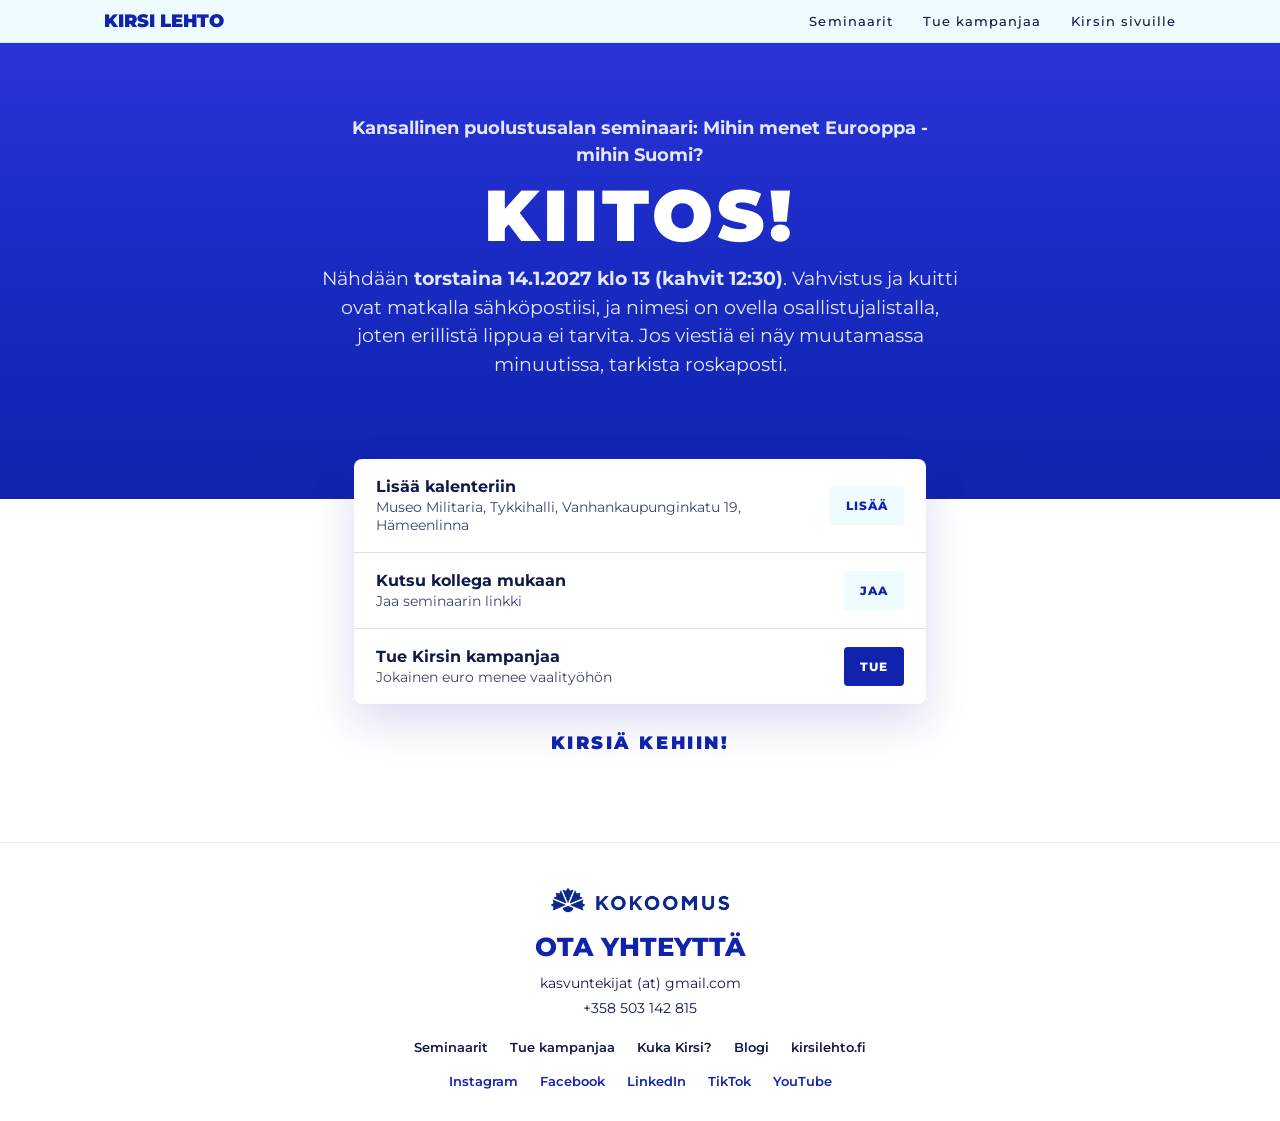
<file: kiitos.html>
<!doctype html>
<html lang="fi">
<head>
<meta charset="utf-8">
<meta name="viewport" content="width=device-width, initial-scale=1">
<title>Kiitos – paikkasi on varattu | Kirsi Lehto</title>
<meta name="description" content="Kiitos lipun ostosta.">
<meta name="robots" content="noindex">
<link rel="canonical" href="https://seminaarit.kirsilehto.fi/kiitos">
<link rel="icon" href="/favicon.svg" type="image/svg+xml">
<link rel="icon" href="/favicon-32.png" sizes="32x32" type="image/png">
<link rel="apple-touch-icon" href="/apple-touch-icon.png">
<meta name="theme-color" content="#1023AD">
<meta property="og:type" content="website">
<meta property="og:locale" content="fi_FI">
<meta property="og:site_name" content="Kirsi Lehto – eduskuntavaalit 2027">
<meta property="og:title" content="Kiitos!">
<meta property="og:description" content="Vahvistus ja kuitti ovat matkalla sähköpostiisi.">
<meta property="og:url" content="https://seminaarit.kirsilehto.fi/kiitos">
<meta property="og:image" content="https://seminaarit.kirsilehto.fi/kuvat/og-seminaarit.jpg">
<meta property="og:image:secure_url" content="https://seminaarit.kirsilehto.fi/kuvat/og-seminaarit.jpg">
<meta property="og:image:type" content="image/jpeg">
<meta property="og:image:width" content="1200">
<meta property="og:image:height" content="630">
<meta property="og:image:alt" content="Seminaarit 2027">
<meta name="twitter:card" content="summary_large_image">
<meta name="twitter:title" content="Kiitos!">
<meta name="twitter:description" content="Vahvistus ja kuitti ovat matkalla sähköpostiisi.">
<meta name="twitter:image" content="https://seminaarit.kirsilehto.fi/kuvat/og-seminaarit.jpg">
<link rel="preconnect" href="https://fonts.googleapis.com">
<link rel="preconnect" href="https://fonts.gstatic.com" crossorigin>
<link href="https://fonts.googleapis.com/css2?family=Montserrat:wght@400;500;600;700;800;900&family=Cormorant+Garamond:wght@400;500;600&display=swap" rel="stylesheet">
<link rel="stylesheet" href="/kirsi.css?v=20261105a">
</head>
<body>

<header class="navbar"><div class="wrap">
  <a class="brand" href="https://www.kirsilehto.fi/">KIRSI LEHTO</a>
  <nav aria-label="Päävalikko"><a href="https://seminaarit.kirsilehto.fi/">Seminaarit</a><a href="https://tue.kirsilehto.fi/">Tue kampanjaa</a><a href="https://www.kirsilehto.fi/" aria-current="page">Kirsin sivuille</a></nav>
  
</div></header>

<div class="pagehead">
  <p class="kicker" id="k-nimi">Seminaari</p>
  <h1>Kiitos!</h1>
  <p>Nähdään <b id="k-pvm">pian</b>. Vahvistus ja kuitti ovat matkalla sähköpostiisi, ja nimesi on ovella osallistujalistalla, joten erillistä lippua ei tarvita. Jos viestiä ei näy muutamassa minuutissa, tarkista roskaposti.</p>
</div>

<main class="thanks">
  <ul>
    <li><div class="t">Lisää kalenteriin<span id="k-paikka">Hämeenlinna</span></div>
      <a class="btn soft" id="k-ics" download="seminaari.ics" href="#">Lisää</a></li>
    <li><div class="t">Kutsu kollega mukaan<span>Jaa seminaarin linkki</span></div>
      <button class="btn soft" id="k-share">Jaa</button></li>
    <li><div class="t">Tue Kirsin kampanjaa<span>Jokainen euro menee vaalityöhön</span></div>
      <a class="btn" href="https://tue.kirsilehto.fi/">Tue</a></li>
  </ul>
  <div class="sig" style="text-align:center;margin-top:28px">Kirsiä kehiin!</div>
</main>

<footer>
  <img class="flogo" src="/kuvat/kokoomus-logo.webp" alt="Kokoomus" width="180" height="26">
  <div class="t">OTA YHTEYTTÄ</div>
  <p>kasvuntekijat (at) gmail.com<br>+358 503 142 815</p>
  <nav class="flinks" aria-label="Lisää">
    <a href="https://seminaarit.kirsilehto.fi/">Seminaarit</a><a href="https://tue.kirsilehto.fi/">Tue kampanjaa</a><a href="https://www.kirsilehto.fi/henkil%C3%B6kuva">Kuka Kirsi?</a><a href="https://www.kirsilehto.fi/blogi">Blogi</a><a href="https://www.kirsilehto.fi/">kirsilehto.fi</a>
  </nav>
  <nav class="social" aria-label="Kirsi somessa">
    <a href="https://www.instagram.com/kirsilehto_/">Instagram</a><a href="https://www.facebook.com/kirsi.lehto.valtuutettu/">Facebook</a><a href="https://www.linkedin.com/in/kalehto/">LinkedIn</a><a href="https://www.tiktok.com/@kirsi_lehto">TikTok</a><a href="https://www.youtube.com/channel/UCOWS9ou9xxI2nfaeAGGEpRg">YouTube</a>
  </nav>
</footer>

<script>
// Holvin kuittiviestiin linkki: https://seminaarit.kirsilehto.fi/kiitos.html?e=puolustus | ?e=kasvu | ?e=molemmat
const TAP = {
  puolustus: { nimi:"Kansallinen puolustusalan seminaari: Mihin menet Eurooppa - mihin Suomi?", pvm:"torstaina 14.1.2027 klo 13 (kahvit 12:30)", alku:"20270114T123000", loppu:"20270114T160000", paikka:"Museo Militaria, Tykkihalli, Vanhankaupunginkatu 19, Hämeenlinna", url:"https://seminaarit.kirsilehto.fi/puolustus" },
  kasvu:     { nimi:"Kansallinen talouskasvun seminaari: Rohkeutta ja energiaa - mitä tarvitset, Suomi?", pvm:"keskiviikkona 17.2.2027 klo 13", alku:"20270217T130000", loppu:"20270217T160000", paikka:"Museo Militaria, Tykkihalli, Vanhankaupunginkatu 19, Hämeenlinna", url:"https://seminaarit.kirsilehto.fi/kasvu" },
  molemmat:  { nimi:"Kansallinen puolustusalan seminaari 14.1.2027 ja Kansallinen talouskasvun seminaari 17.2.2027", pvm:"14.1. ja 17.2.2027", alku:"20270114T123000", loppu:"20270114T160000", paikka:"Museo Militaria, Tykkihalli, Vanhankaupunginkatu 19, Hämeenlinna", url:"https://seminaarit.kirsilehto.fi/" }
};
const t = TAP[new URLSearchParams(location.search).get('e')] || TAP.puolustus;
document.getElementById('k-pvm').textContent = t.pvm;
document.getElementById('k-nimi').textContent = t.nimi;
document.getElementById('k-paikka').textContent = t.paikka;
const ev = e => ["BEGIN:VEVENT","UID:"+e.alku+"@kirsilehto.fi","DTSTAMP:20261101T000000Z","DTSTART;TZID=Europe/Helsinki:"+e.alku,
  "DTEND;TZID=Europe/Helsinki:"+e.loppu,"SUMMARY:"+e.nimi,"LOCATION:"+e.paikka.replace(/,/g,"\\,"),"END:VEVENT"];
const tapahtumat = t === TAP.molemmat ? [TAP.puolustus, TAP.kasvu] : [t];
const ics = ["BEGIN:VCALENDAR","VERSION:2.0","PRODID:-//kirsilehto//FI"].concat(...tapahtumat.map(ev), ["END:VCALENDAR"]).join("\r\n");
document.getElementById('k-ics').href = "data:text/calendar;charset=utf-8," + encodeURIComponent(ics);
document.getElementById('k-share').addEventListener('click', async () => {
  const url = new URL(t.url, location.href).href;
  try { if (navigator.share) await navigator.share({ title: t.nimi, url }); else { await navigator.clipboard.writeText(url); alert('Linkki kopioitu'); } } catch(e) {}
});
</script>
</body>
</html>
</file>
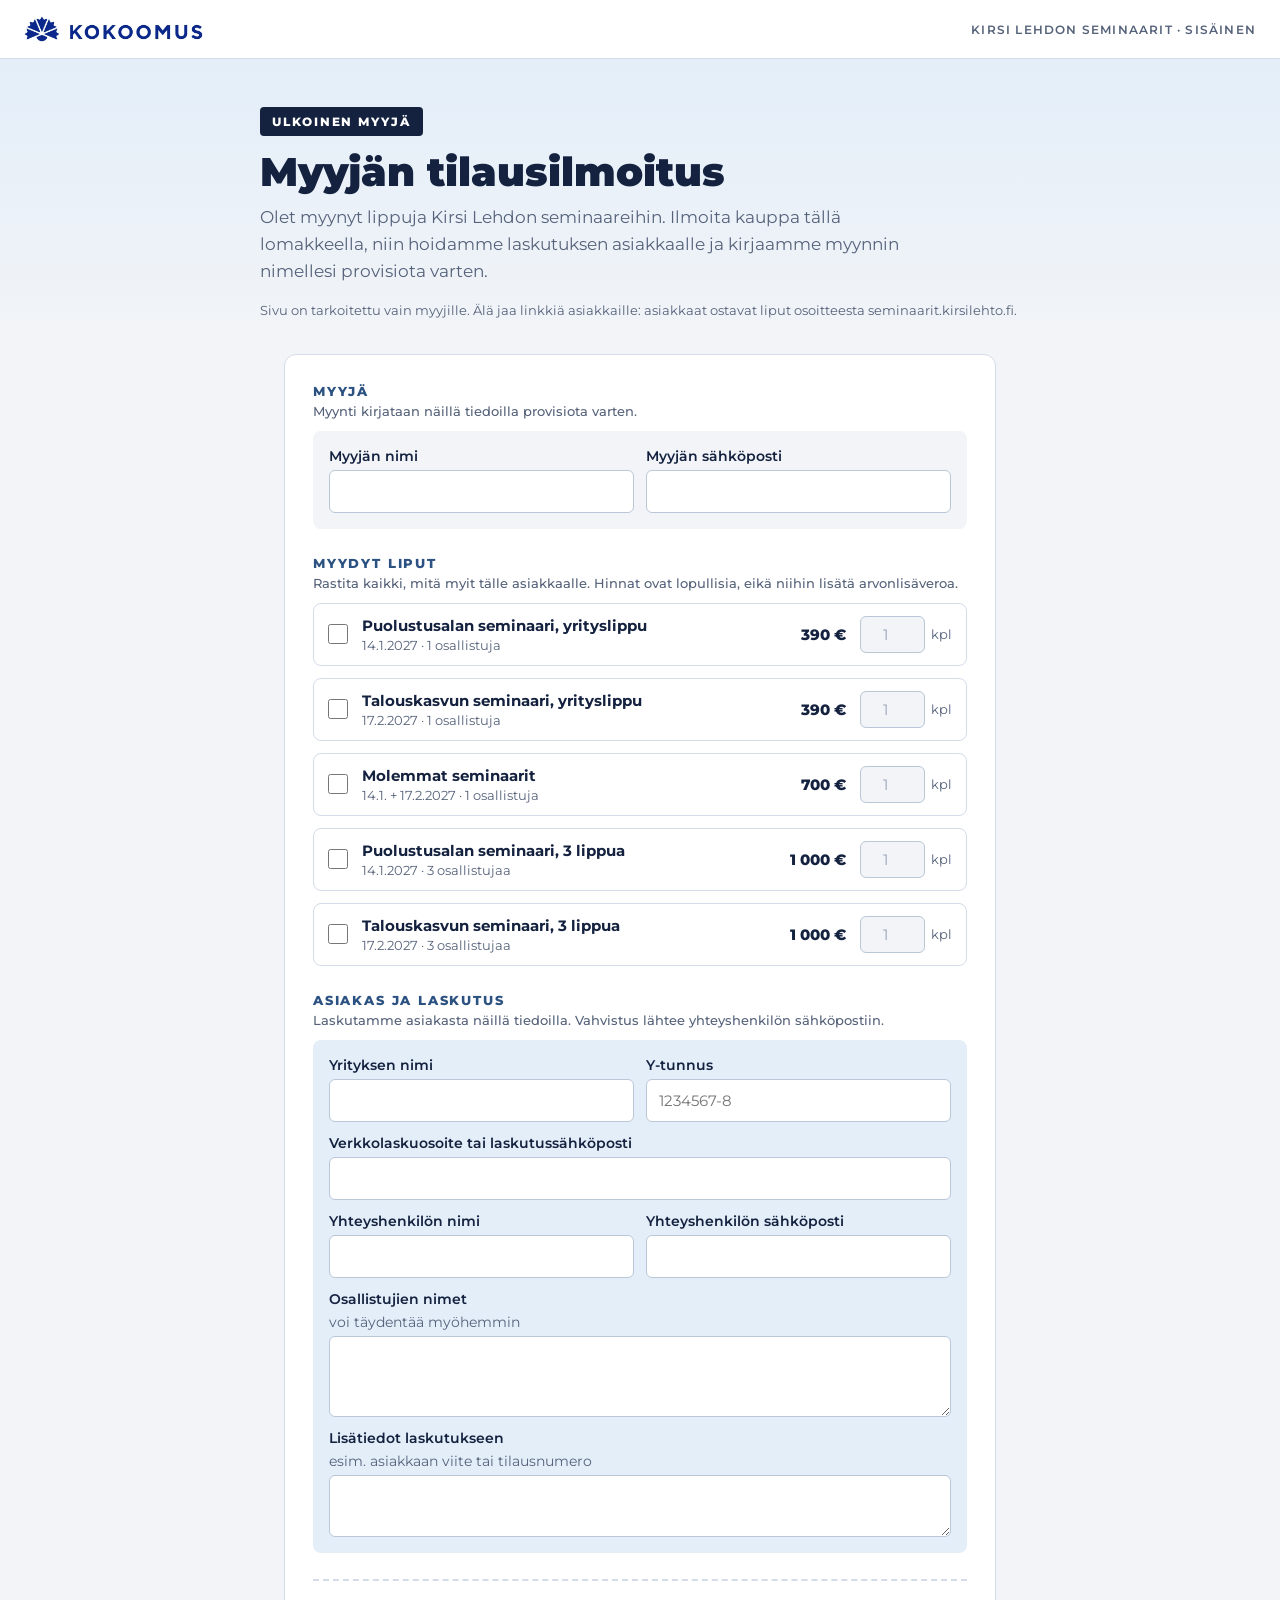
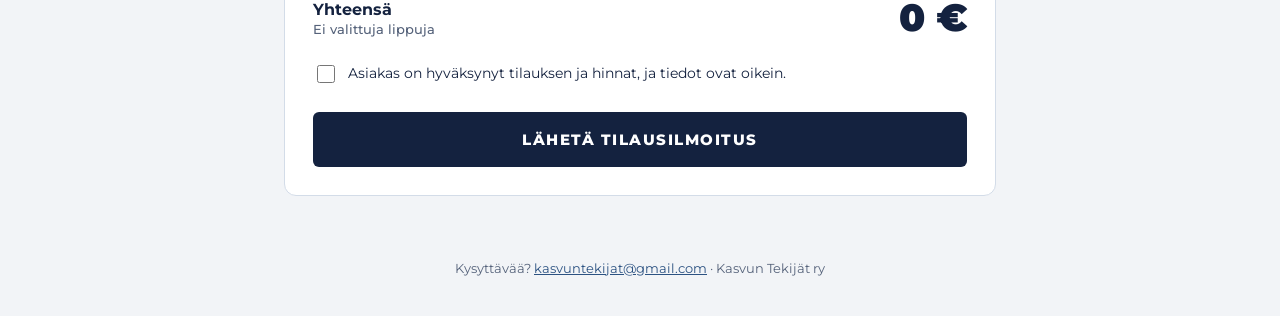
<file: myyjat.html>
<!doctype html>
<html lang="fi">
<head>
<meta charset="utf-8">
<meta name="viewport" content="width=device-width, initial-scale=1">
<title>Myyjän tilausilmoitus | Kirsi Lehdon seminaarit</title>
<!-- Sisäinen sivu ulkoisille myyjille: ei hakukoneisiin, ei sitemapiin, ei linkkejä muilta sivuilta -->
<meta name="robots" content="noindex, nofollow, noarchive">
<meta name="referrer" content="no-referrer">
<link rel="icon" href="/favicon.svg" type="image/svg+xml">
<link rel="icon" href="/favicon-32.png" sizes="32x32" type="image/png">
<link rel="preconnect" href="https://fonts.googleapis.com">
<link rel="preconnect" href="https://fonts.gstatic.com" crossorigin>
<link href="https://fonts.googleapis.com/css2?family=Montserrat:wght@400;500;600;700;800;900&display=swap" rel="stylesheet">
<style>
:root{--ink:#14223f;--muted:#55627a;--line:#d3dce8;--bg:#f2f4f7;--sky:#e3eef9;--sky2:#cfe2f5;--a:#2c5282;--a-d:#1f3c63;--ok:#2e7d4f;--sans:Montserrat,system-ui,sans-serif}
*{box-sizing:border-box}
body{margin:0;background:var(--bg);color:var(--ink);font-family:var(--sans);-webkit-font-smoothing:antialiased}
img{display:block;max-width:100%}
.top{display:flex;justify-content:space-between;align-items:center;gap:16px;padding:16px 24px;background:#fff;border-bottom:1px solid var(--line)}
.top img{height:26px;width:auto}
.top span{font-size:12px;font-weight:600;letter-spacing:.1em;color:var(--muted)}
.head{background:linear-gradient(180deg,var(--sky) 0%,var(--bg) 100%);padding:48px 24px 28px}
.head .in,.main{max-width:760px;margin:0 auto}
.badge{display:inline-block;background:var(--ink);color:#fff;font-size:12px;font-weight:800;letter-spacing:.16em;padding:7px 12px;border-radius:4px}
h1{margin:14px 0 10px;font-size:clamp(28px,4vw,40px);font-weight:900;line-height:1.1}
.lead{margin:0;font-size:17px;line-height:1.6;color:var(--muted);max-width:40em}
.how{margin:22px 0 0;padding:0;list-style:none;display:grid;grid-template-columns:repeat(3,minmax(0,1fr));gap:12px}
.how li{background:#fff;border:1px solid var(--line);border-radius:10px;padding:14px 16px;font-size:14px;line-height:1.5}
.how b{display:block;font-size:13px;letter-spacing:.08em;color:var(--a);margin-bottom:4px}
.note{margin:16px 0 0;font-size:13px;color:var(--muted)}
.main{padding:8px 24px 64px}
form,.done{background:#fff;border:1px solid var(--line);border-radius:12px;padding:28px;display:flex;flex-direction:column;gap:26px}
fieldset{border:0;margin:0;padding:0;display:flex;flex-direction:column;gap:12px}
legend{padding:0;margin-bottom:12px;font-size:13px;font-weight:800;letter-spacing:.14em;color:var(--a);text-transform:uppercase}
legend small{display:block;margin-top:4px;font-size:13px;font-weight:500;letter-spacing:0;text-transform:none;color:var(--muted)}
.grid{display:grid;grid-template-columns:repeat(2,minmax(0,1fr));gap:12px;background:var(--sky);border-radius:8px;padding:16px}
.grid.gray{background:var(--bg)}
.full{grid-column:1/-1}
label.f{display:flex;flex-direction:column;gap:5px;font-size:14px;font-weight:600}
label.f em{font-style:normal;font-weight:400;color:var(--muted)}
input,textarea{font:400 15px var(--sans);border:1px solid #b9c7d6;border-radius:6px;padding:11px 12px;color:var(--ink);background:#fff;width:100%}
input:focus,textarea:focus{outline:3px solid var(--sky2);border-color:var(--a)}
.prod{display:grid;grid-template-columns:auto minmax(0,1fr) auto 92px;align-items:center;gap:14px;border:1px solid var(--line);border-radius:8px;padding:12px 14px;cursor:pointer;background:#fff}
.prod:has(input[type=checkbox]:checked){border-color:var(--a);background:var(--sky);box-shadow:0 0 0 1px var(--a)}
.prod input[type=checkbox]{width:20px;height:20px;accent-color:var(--a);margin:0}
.prod .n{font-weight:700;font-size:15px}
.prod .s{font-size:13px;color:var(--muted);margin-top:2px}
.prod .p{font-weight:800;font-size:15px;white-space:nowrap}
.prod .q{display:flex;align-items:center;gap:6px;font-size:13px;color:var(--muted)}
.prod .q input{padding:8px;text-align:center;max-width:92px}
.prod .q input:disabled{background:var(--bg);color:#9aa5b8}
.tot{display:flex;justify-content:space-between;align-items:flex-end;border-top:2px dashed var(--line);padding-top:18px}
.tot .l{font-weight:700}
.tot .l small{display:block;font-weight:500;font-size:13px;color:var(--muted);margin-top:2px}
.tot .sum{font-size:38px;font-weight:900;line-height:1}
.ok{display:flex;gap:10px;align-items:flex-start;font-size:14px;line-height:1.5}
.ok input{width:18px;height:18px;margin-top:2px;accent-color:var(--a);flex:none}
.btn{border:0;cursor:pointer;background:var(--ink);color:#fff;font:800 15px var(--sans);letter-spacing:.1em;text-transform:uppercase;padding:18px;border-radius:6px}
.btn:hover{background:var(--a-d)}
.err{display:none;color:#a12a2a;font-size:14px}
.done{display:none;text-align:center;align-items:center}
.done .ic{width:56px;height:56px;border-radius:50%;background:var(--ok);position:relative}
.done .ic::after{content:"";position:absolute;left:20px;top:14px;width:12px;height:22px;border:solid #fff;border-width:0 4px 4px 0;transform:rotate(45deg)}
.done h2{margin:0;font-size:24px}
.done p{margin:0;color:var(--muted);line-height:1.6;max-width:34em}
body.sent form{display:none}body.sent .done{display:flex}
footer{text-align:center;font-size:13px;color:var(--muted);padding:0 24px 40px}
footer a{color:var(--a)}
@media (max-width:700px){
  .how{grid-template-columns:1fr}
  .grid{grid-template-columns:1fr}
  .prod{grid-template-columns:auto minmax(0,1fr);row-gap:8px}
  .prod .p,.prod .q{grid-column:2}
  form,.done{padding:20px}
  .top span{display:none}
}
</style>
</head>
<body>
<div class="top"><img src="/kuvat/kokoomus-logo.webp" alt="Kokoomus" width="180" height="26"><span>KIRSI LEHDON SEMINAARIT · SISÄINEN</span></div>

<header class="head"><div class="in">
  <span class="badge">ULKOINEN MYYJÄ</span>
  <h1>Myyjän tilausilmoitus</h1>
  <p class="lead">Olet myynyt lippuja Kirsi Lehdon seminaareihin. Ilmoita kauppa tällä lomakkeella, niin hoidamme laskutuksen asiakkaalle ja kirjaamme myynnin nimellesi provisiota varten.</p>
  <p class="note">Sivu on tarkoitettu vain myyjille. Älä jaa linkkiä asiakkaille: asiakkaat ostavat liput osoitteesta seminaarit.kirsilehto.fi.</p>
</div></header>

<main class="main">
<form name="myyjailmoitus" method="POST" data-netlify="true" netlify-honeypot="bot-field" id="m-form">
  <input type="hidden" name="form-name" value="myyjailmoitus">
  <input type="hidden" name="subject" id="m-subject" value="ULKOINEN MYYJÄ: laskupyyntö">
  <input type="hidden" name="lahde" value="Ulkoinen myyjä">
  <input type="hidden" name="tapahtuma" id="m-tapahtuma">
  <input type="hidden" name="lippu" id="m-lippu">
  <input type="hidden" name="summa" id="m-summa">
  <p hidden><label>Älä täytä: <input name="bot-field"></label></p>

  <fieldset>
    <legend>Myyjä<small>Myynti kirjataan näillä tiedoilla provisiota varten.</small></legend>
    <div class="grid gray">
      <label class="f">Myyjän nimi<input name="myyja" required autocomplete="name"></label>
      <label class="f">Myyjän sähköposti<input type="email" name="myyja_email" required autocomplete="email"></label>
    </div>
  </fieldset>

  <fieldset id="m-prods">
    <legend>Myydyt liput<small>Rastita kaikki, mitä myit tälle asiakkaalle. Hinnat ovat lopullisia, eikä niihin lisätä arvonlisäveroa.</small></legend>
    <!-- data-h = hinta euroina, data-t = tapahtumat (p = puolustus, k = kasvu) -->
    <label class="prod"><input type="checkbox" value="Puolustus yrityslippu" data-h="390" data-t="p">
      <div><div class="n">Puolustusalan seminaari, yrityslippu</div><div class="s">14.1.2027 · 1 osallistuja</div></div>
      <div class="p">390 €</div><div class="q"><input type="number" min="1" value="1" aria-label="Kappalemäärä" disabled> kpl</div></label>
    <label class="prod"><input type="checkbox" value="Talouskasvu yrityslippu" data-h="390" data-t="k">
      <div><div class="n">Talouskasvun seminaari, yrityslippu</div><div class="s">17.2.2027 · 1 osallistuja</div></div>
      <div class="p">390 €</div><div class="q"><input type="number" min="1" value="1" aria-label="Kappalemäärä" disabled> kpl</div></label>
    <label class="prod"><input type="checkbox" value="Molemmat seminaarit" data-h="700" data-t="pk">
      <div><div class="n">Molemmat seminaarit</div><div class="s">14.1. + 17.2.2027 · 1 osallistuja</div></div>
      <div class="p">700 €</div><div class="q"><input type="number" min="1" value="1" aria-label="Kappalemäärä" disabled> kpl</div></label>
    <label class="prod"><input type="checkbox" value="Puolustus 3 lippua" data-h="1000" data-t="p">
      <div><div class="n">Puolustusalan seminaari, 3 lippua</div><div class="s">14.1.2027 · 3 osallistujaa</div></div>
      <div class="p">1 000 €</div><div class="q"><input type="number" min="1" value="1" aria-label="Kappalemäärä" disabled> kpl</div></label>
    <label class="prod"><input type="checkbox" value="Talouskasvu 3 lippua" data-h="1000" data-t="k">
      <div><div class="n">Talouskasvun seminaari, 3 lippua</div><div class="s">17.2.2027 · 3 osallistujaa</div></div>
      <div class="p">1 000 €</div><div class="q"><input type="number" min="1" value="1" aria-label="Kappalemäärä" disabled> kpl</div></label>
  </fieldset>

  <fieldset>
    <legend>Asiakas ja laskutus<small>Laskutamme asiakasta näillä tiedoilla. Vahvistus lähtee yhteyshenkilön sähköpostiin.</small></legend>
    <div class="grid">
      <label class="f">Yrityksen nimi<input name="yritys" required autocomplete="organization"></label>
      <label class="f">Y-tunnus<input name="ytunnus" required placeholder="1234567-8" pattern="\d{7}-\d"></label>
      <label class="f full">Verkkolaskuosoite tai laskutussähköposti<input name="laskutusosoite" required></label>
      <label class="f">Yhteyshenkilön nimi<input name="yhteyshenkilo" required></label>
      <label class="f">Yhteyshenkilön sähköposti<input type="email" name="email" required></label>
      <label class="f full">Osallistujien nimet <em>voi täydentää myöhemmin</em><textarea name="osallistujat" rows="3"></textarea></label>
      <label class="f full">Lisätiedot laskutukseen <em>esim. asiakkaan viite tai tilausnumero</em><textarea name="lisatiedot" rows="2"></textarea></label>
    </div>
  </fieldset>

  <div class="tot">
    <div class="l">Yhteensä<small id="m-count">Ei valittuja lippuja</small></div>
    <div class="sum" id="m-sum">0 €</div>
  </div>

  <label class="ok"><input type="checkbox" name="vahvistus" value="Asiakas on hyväksynyt tilauksen" required>Asiakas on hyväksynyt tilauksen ja hinnat, ja tiedot ovat oikein.</label>

  <button class="btn" type="submit">Lähetä tilausilmoitus</button>
  <div class="err" id="m-err">Valitse vähintään yksi lippu.</div>
  <div class="err" id="m-err2">Lähetys ei onnistunut. Lähetä tiedot sähköpostilla: <a href="mailto:kasvuntekijat@gmail.com">kasvuntekijat@gmail.com</a></div>
</form>

<div class="done" role="status">
  <div class="ic" aria-hidden="true"></div>
  <h2>Kiitos, myynti on kirjattu!</h2>
  <p>Asiakkaan yhteyshenkilö saa vahvistuksen sähköpostiin, ja lähetämme laskun 1–2 arkipäivän kuluessa. Myynti on kirjattu nimellesi provisiota varten.</p>
  <button class="btn" type="button" id="m-new">Ilmoita uusi myynti</button>
</div>
</main>

<footer>Kysyttävää? <a href="mailto:kasvuntekijat@gmail.com">kasvuntekijat@gmail.com</a> · Kasvun Tekijät ry</footer>

<script>
(() => {
  const form = document.getElementById('m-form');
  const rows = [...document.querySelectorAll('#m-prods .prod')];
  const eur = n => n.toLocaleString('fi-FI').replace(/\s/g, ' ') + ' €';
  const NIMI = { p: 'Kansallinen puolustusalan seminaari 14.1.2027', k: 'Kansallinen talouskasvun seminaari 17.2.2027' };

  function update() {
    let sum = 0, kpl = 0; const items = [], ev = new Set();
    rows.forEach(r => {
      const cb = r.querySelector('input[type=checkbox]'), q = r.querySelector('input[type=number]');
      q.disabled = !cb.checked;
      if (!cb.checked) return;
      const n = Math.max(1, parseInt(q.value, 10) || 1), h = +cb.dataset.h;
      sum += n * h; kpl += n;
      items.push(n + ' × ' + cb.value + ' (' + eur(h) + ')');
      [...cb.dataset.t].forEach(t => ev.add(t));
    });
    document.getElementById('m-sum').textContent = eur(sum);
    document.getElementById('m-count').textContent = kpl ? items.length + ' tuotetta, ' + kpl + ' kpl' : 'Ei valittuja lippuja';
    document.getElementById('m-lippu').value = items.join(', ');
    document.getElementById('m-summa').value = eur(sum);
    document.getElementById('m-tapahtuma').value = ['p', 'k'].filter(t => ev.has(t)).map(t => NIMI[t]).join(' + ');
    return sum;
  }
  form.addEventListener('input', update);
  form.addEventListener('change', update);
  // Klikkaus kappalemäärään ei saa vaihtaa rastia
  rows.forEach(r => r.querySelector('.q').addEventListener('click', e => e.preventDefault()));

  form.addEventListener('submit', async e => {
    e.preventDefault();
    document.getElementById('m-err').style.display = 'none';
    document.getElementById('m-err2').style.display = 'none';
    if (!update()) { document.getElementById('m-err').style.display = 'block'; return; }
    const f = new FormData(form);
    document.getElementById('m-subject').value = 'ULKOINEN MYYJÄ: laskupyyntö – ' + f.get('yritys') + ' – ' + f.get('summa') + ' – myyjä ' + f.get('myyja');
    try {
      const res = await fetch('/', { method: 'POST', headers: { 'Content-Type': 'application/x-www-form-urlencoded' },
        body: new URLSearchParams(new FormData(form)).toString() });
      if (!res.ok) throw new Error(res.status);
      document.body.classList.add('sent'); window.scrollTo(0, 0);
    } catch (err) {
      document.getElementById('m-err2').style.display = 'block';
    }
  });
  document.getElementById('m-new').addEventListener('click', () => {
    const m = form.myyja.value, me = form.myyja_email.value;
    form.reset(); form.myyja.value = m; form.myyja_email.value = me; update();
    document.body.classList.remove('sent'); window.scrollTo(0, 0);
  });
  update();
})();
</script>
</body>
</html>
</file>
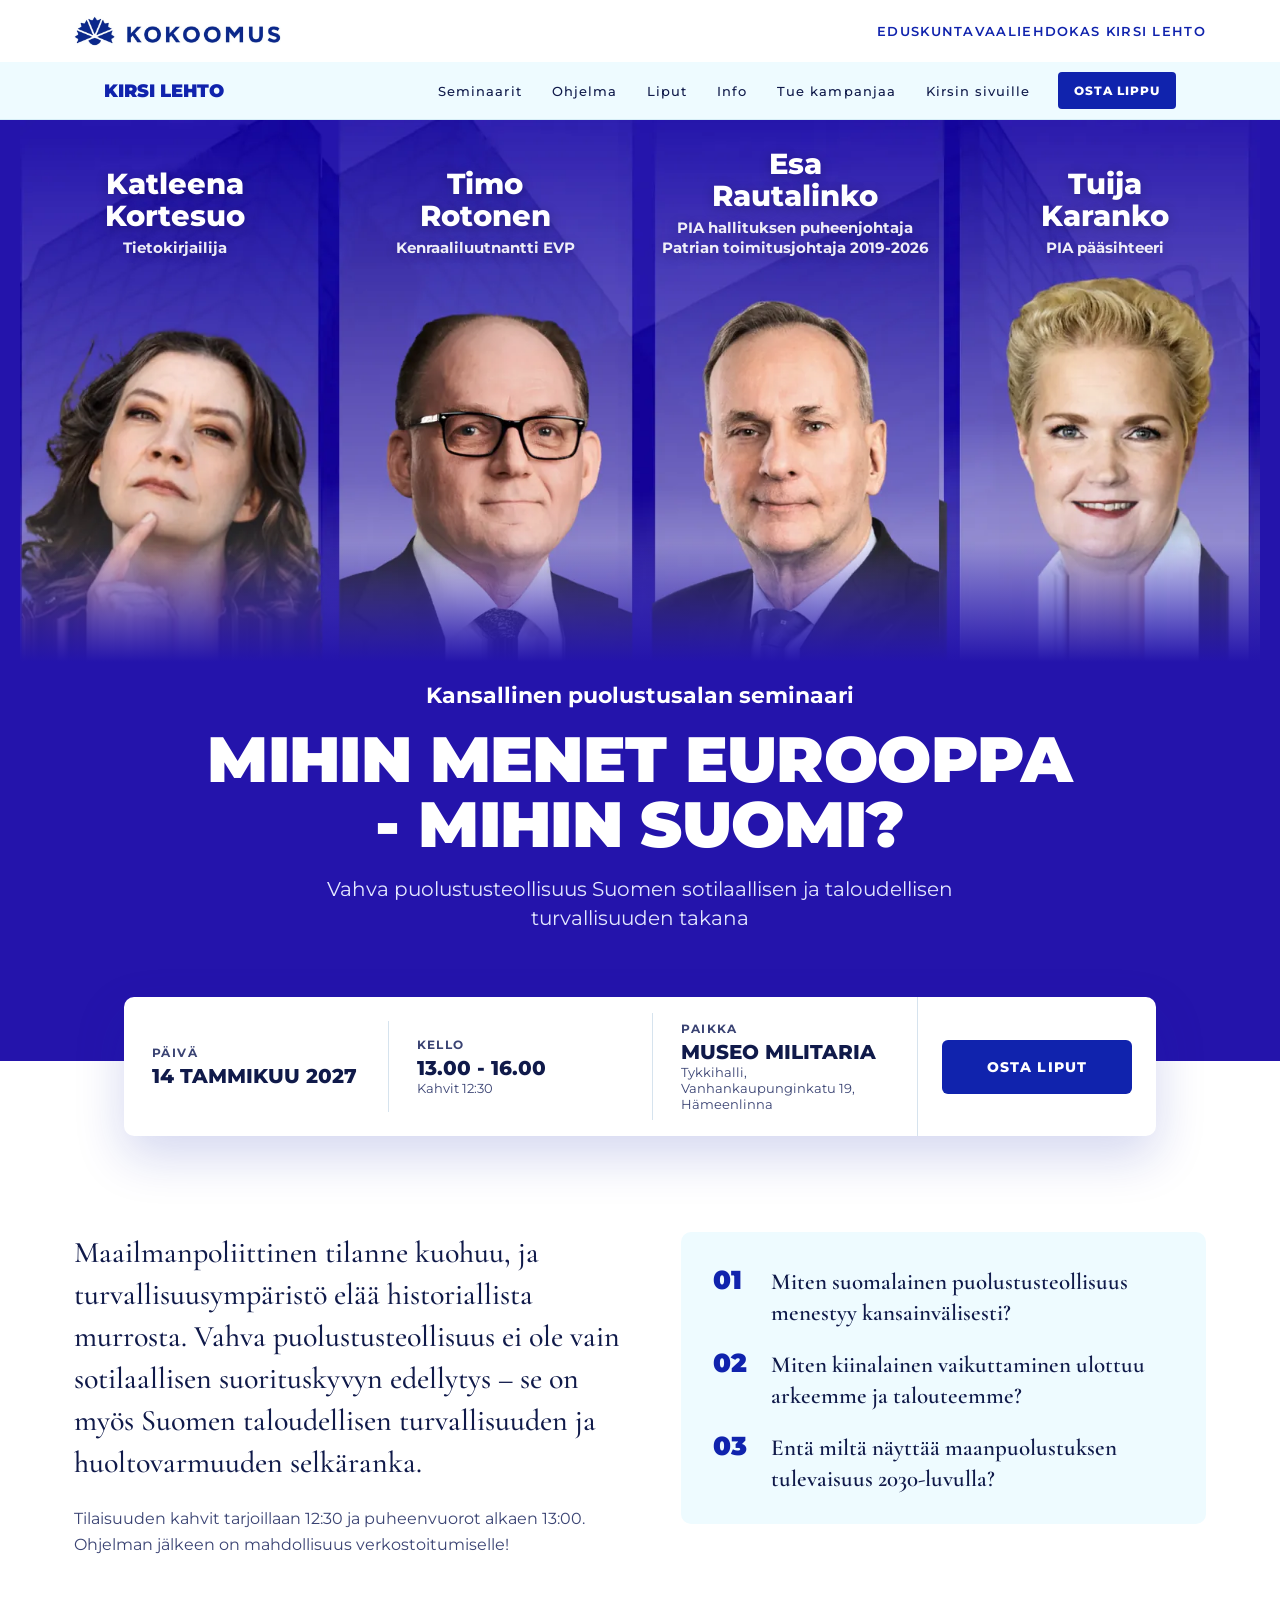
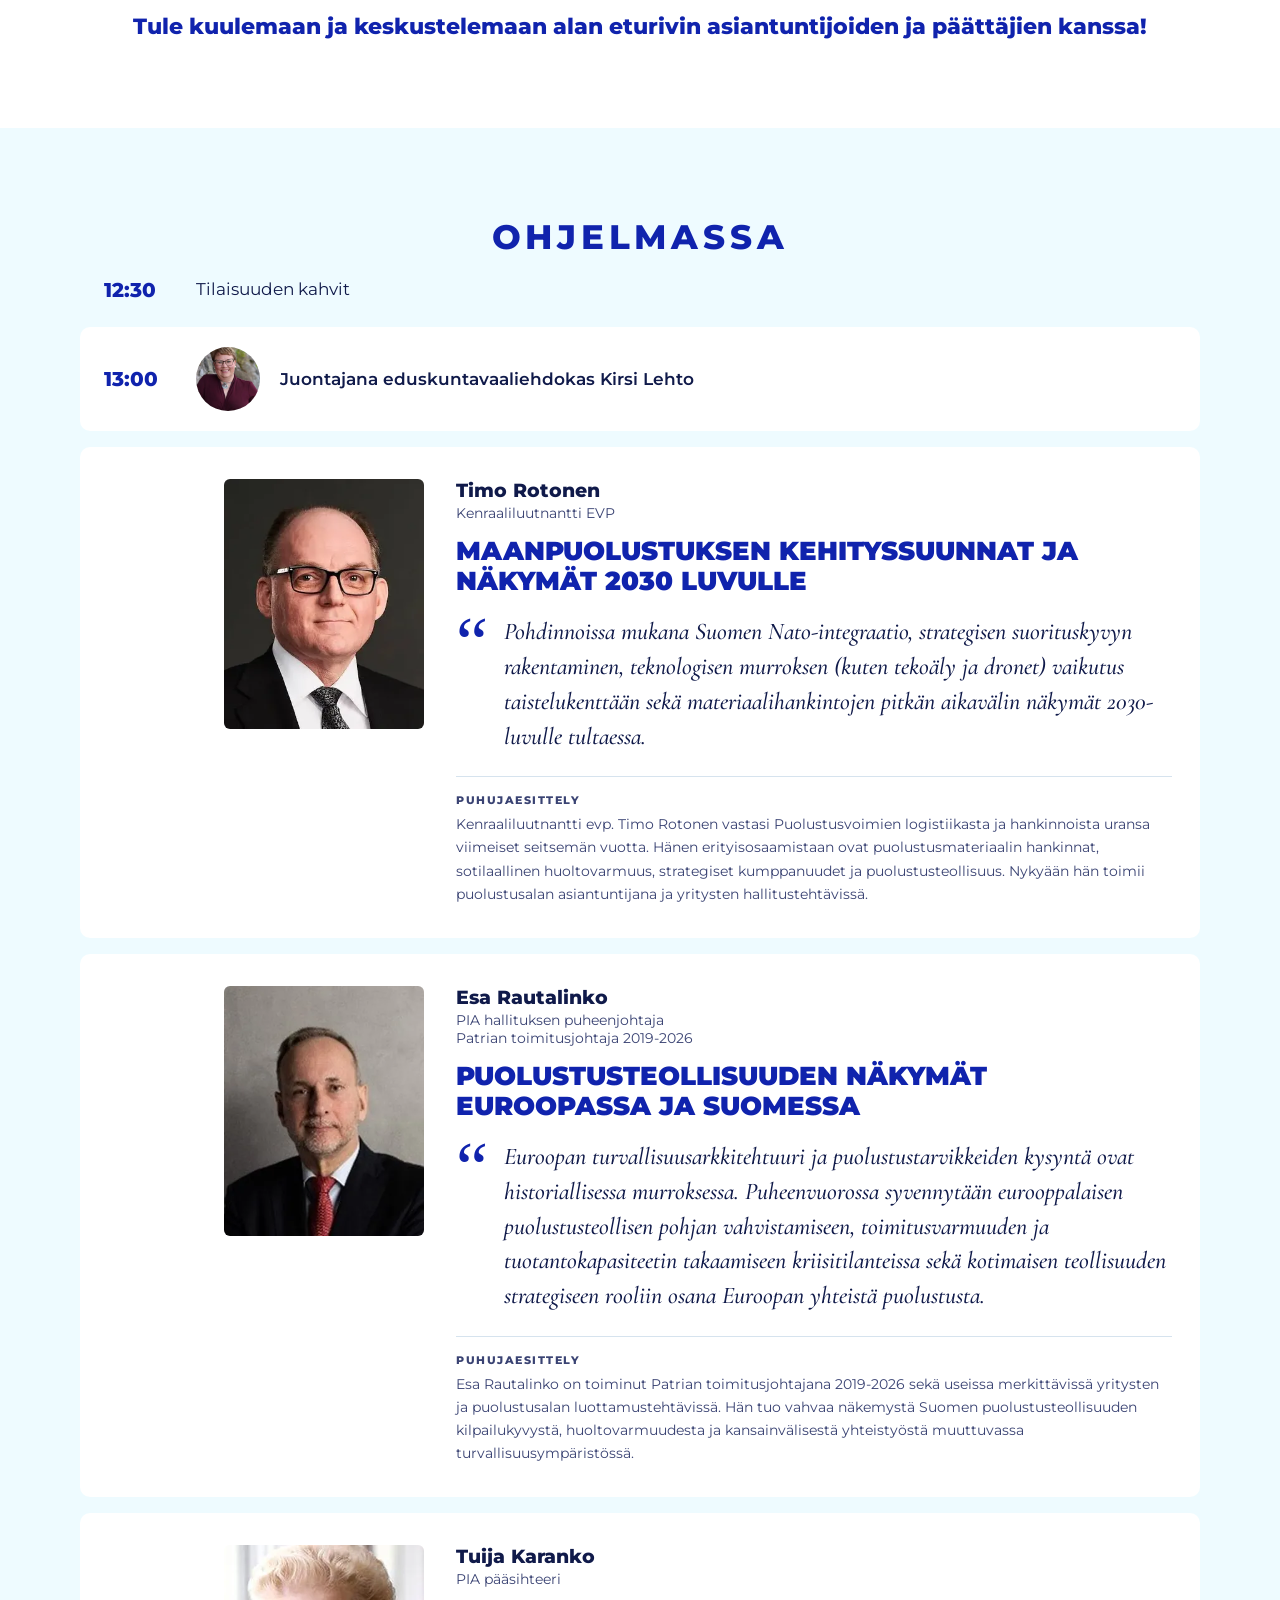
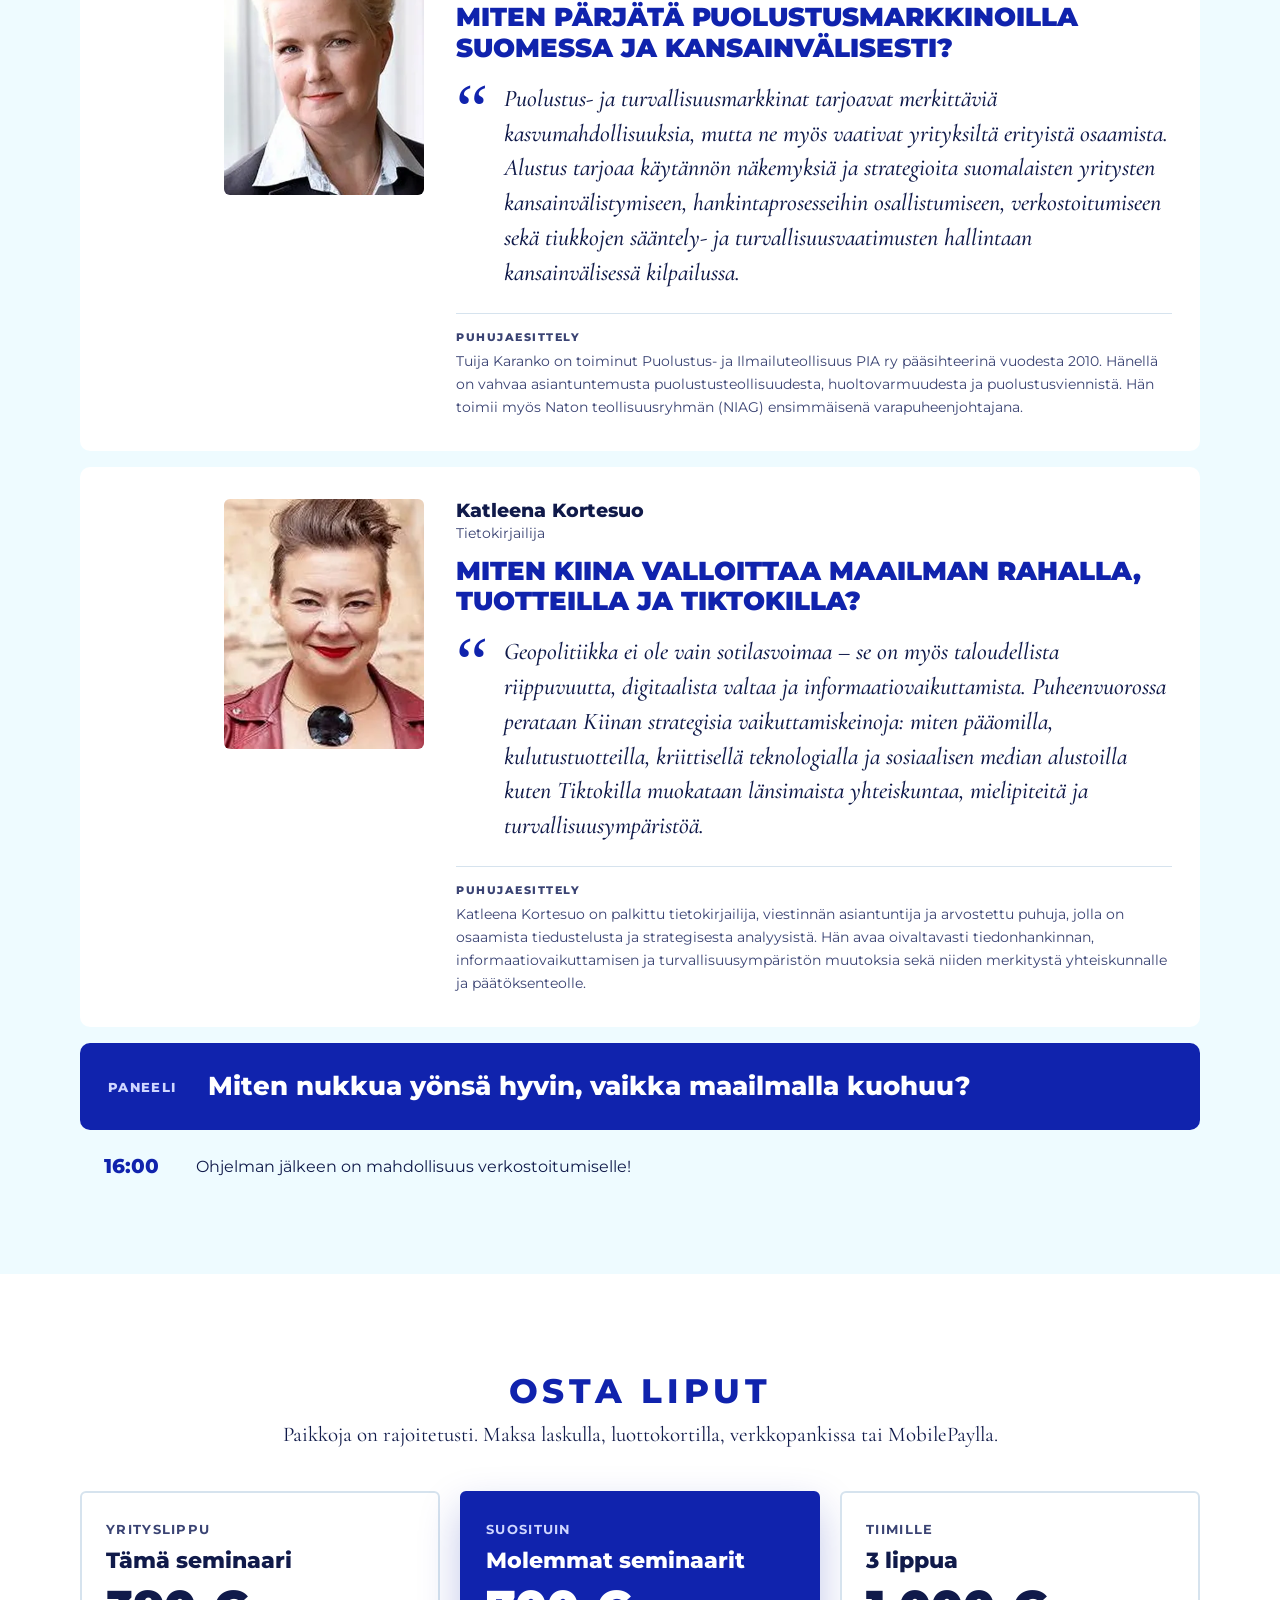
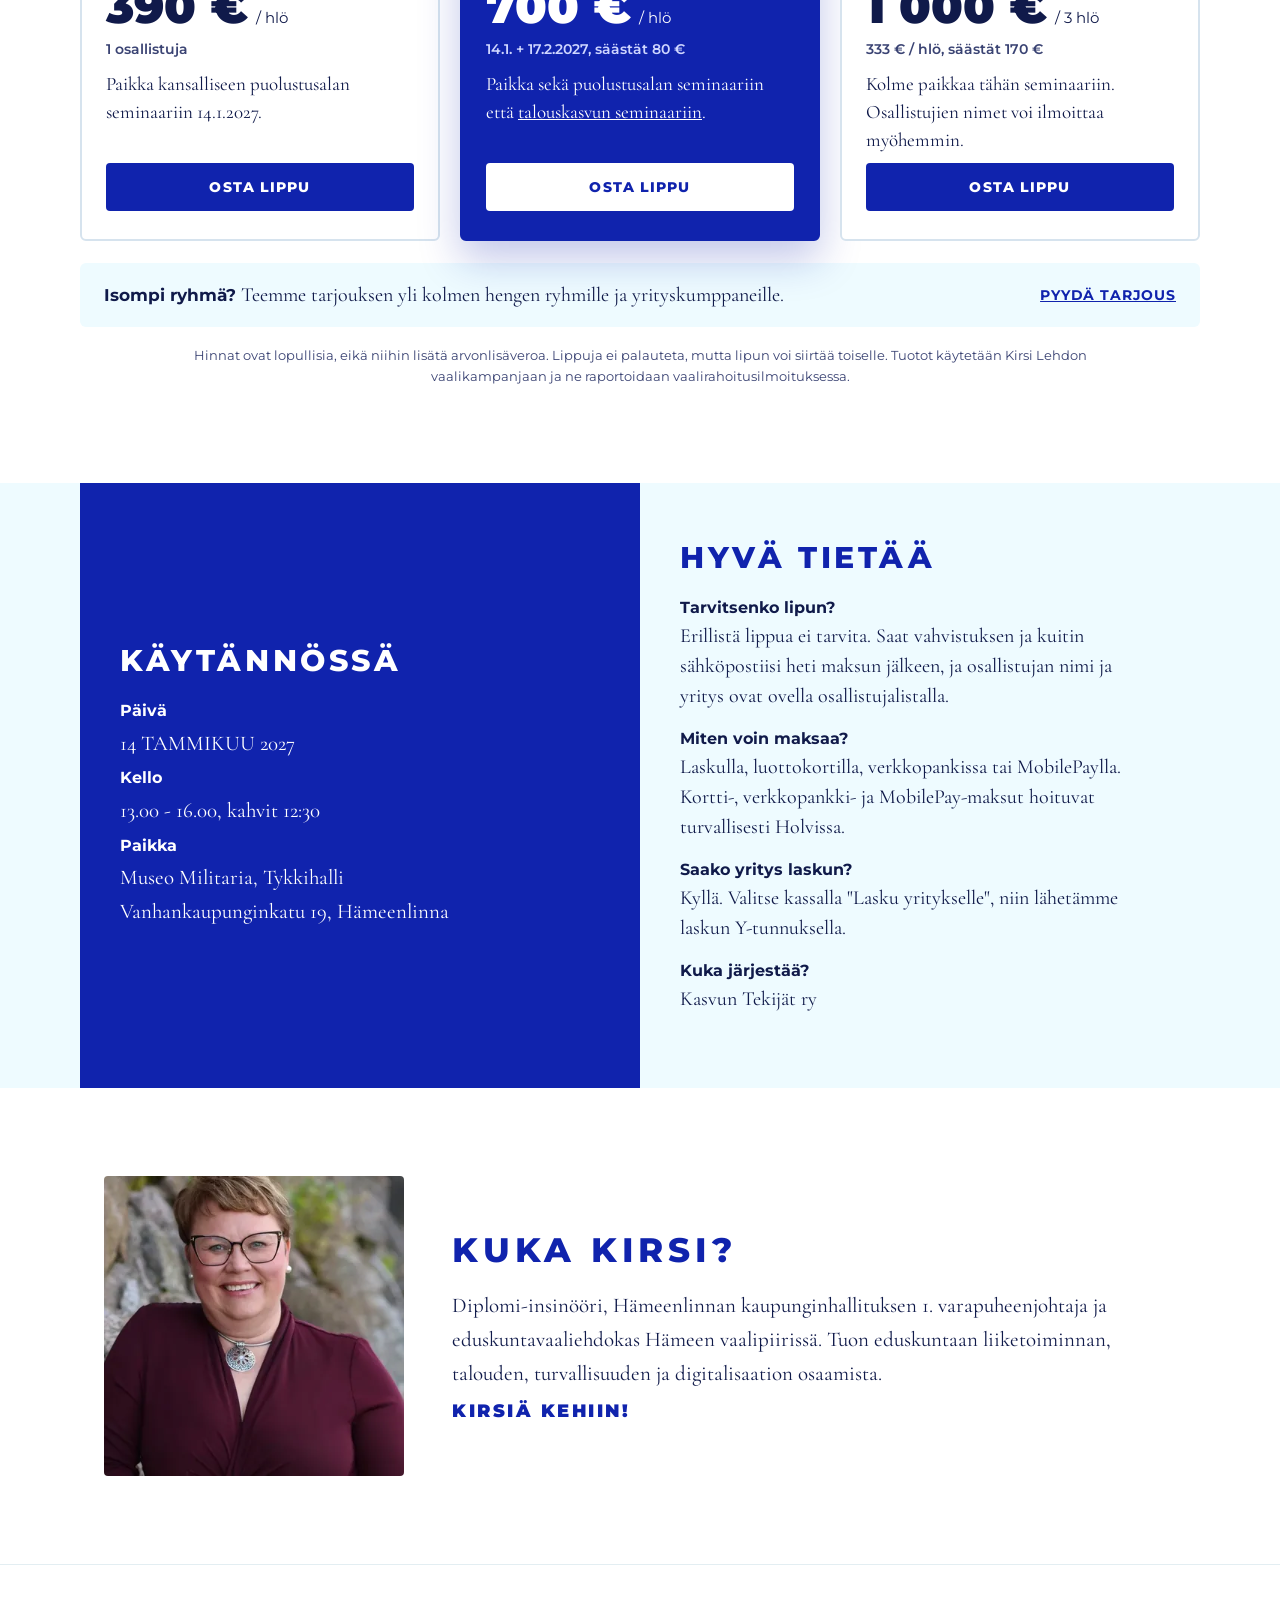
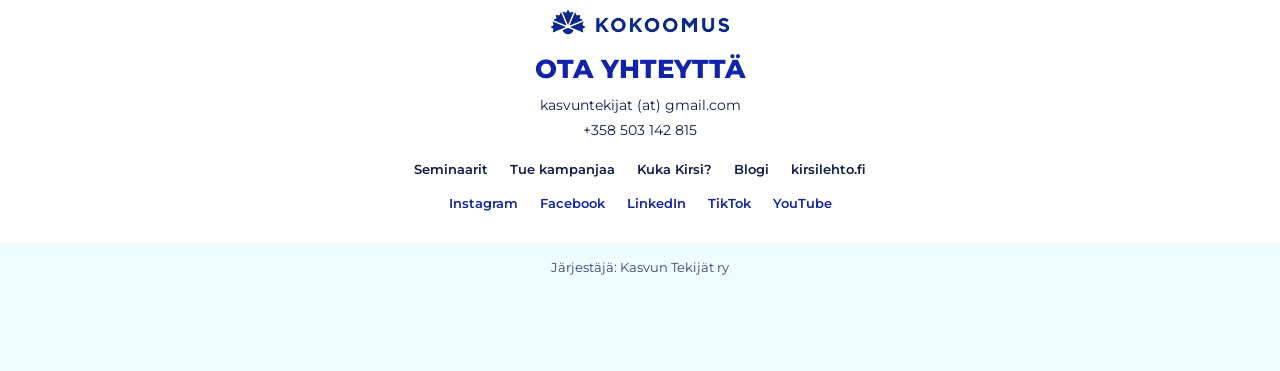
<file: puolustus.html>
<!doctype html>
<html lang="fi">
<head>
<meta charset="utf-8">
<meta name="viewport" content="width=device-width, initial-scale=1">
<title>Mihin menet Eurooppa – mihin Suomi? | Kansallinen puolustusalan seminaari 14.1.2027</title>
<meta name="description" content="Kansallinen puolustusalan seminaari 14.1.2027 klo 13–16, Museo Militaria, Hämeenlinna. Puhujina Katleena Kortesuo, Timo Rotonen, Esa Rautalinko ja Tuija Karanko. Osta liput.">
<meta name="robots" content="index, follow, max-image-preview:large">
<link rel="canonical" href="https://seminaarit.kirsilehto.fi/puolustus">
<link rel="icon" href="/favicon.svg" type="image/svg+xml">
<link rel="icon" href="/favicon-32.png" sizes="32x32" type="image/png">
<link rel="apple-touch-icon" href="/apple-touch-icon.png">
<meta name="theme-color" content="#1023AD">
<meta property="og:type" content="website">
<meta property="og:locale" content="fi_FI">
<meta property="og:site_name" content="Kirsi Lehto – eduskuntavaalit 2027">
<meta property="og:title" content="Mihin menet Eurooppa – mihin Suomi? Kansallinen puolustusalan seminaari 14.1.2027">
<meta property="og:description" content="Vahva puolustusteollisuus Suomen sotilaallisen ja taloudellisen turvallisuuden takana. Kortesuo, Rotonen, Rautalinko ja Karanko. Museo Militaria, Hämeenlinna.">
<meta property="og:url" content="https://seminaarit.kirsilehto.fi/puolustus">
<meta property="og:image" content="https://seminaarit.kirsilehto.fi/kuvat/og-puolustus.jpg">
<meta property="og:image:secure_url" content="https://seminaarit.kirsilehto.fi/kuvat/og-puolustus.jpg">
<meta property="og:image:type" content="image/jpeg">
<meta property="og:image:width" content="1200">
<meta property="og:image:height" content="630">
<meta property="og:image:alt" content="Katleena Kortesuo, Timo Rotonen, Esa Rautalinko ja Tuija Karanko: Mihin menet Eurooppa – mihin Suomi?">
<meta name="twitter:card" content="summary_large_image">
<meta name="twitter:title" content="Mihin menet Eurooppa – mihin Suomi? Kansallinen puolustusalan seminaari 14.1.2027">
<meta name="twitter:description" content="Vahva puolustusteollisuus Suomen sotilaallisen ja taloudellisen turvallisuuden takana. Kortesuo, Rotonen, Rautalinko ja Karanko. Museo Militaria, Hämeenlinna.">
<meta name="twitter:image" content="https://seminaarit.kirsilehto.fi/kuvat/og-puolustus.jpg">
<script type="application/ld+json">{"@context": "https://schema.org", "@type": "Event", "name": "Kansallinen puolustusalan seminaari: Mihin menet Eurooppa - mihin Suomi?", "description": "Vahva puolustusteollisuus Suomen sotilaallisen ja taloudellisen turvallisuuden takana.", "startDate": "2027-01-14T13:00:00+02:00", "endDate": "2027-01-14T16:00:00+02:00", "eventStatus": "https://schema.org/EventScheduled", "eventAttendanceMode": "https://schema.org/OfflineEventAttendanceMode", "location": {"@type": "Place", "name": "Museo Militaria, Tykkihalli", "address": {"@type": "PostalAddress", "streetAddress": "Vanhankaupunginkatu 19", "addressLocality": "Hämeenlinna", "postalCode": "13100", "addressCountry": "FI"}}, "image": ["https://seminaarit.kirsilehto.fi/kuvat/og-puolustus.jpg"], "organizer": {"@type": "Organization", "name": "Kasvun Tekijät ry", "url": "https://seminaarit.kirsilehto.fi/"}, "inLanguage": "fi", "performer": [{"@type": "Person", "name": "Katleena Kortesuo"}, {"@type": "Person", "name": "Timo Rotonen"}, {"@type": "Person", "name": "Esa Rautalinko"}, {"@type": "Person", "name": "Tuija Karanko"}, {"@type": "Person", "name": "Kirsi Lehto"}], "offers": [{"@type": "Offer", "name": "Yrityslippu", "price": "390", "priceCurrency": "EUR", "availability": "https://schema.org/InStock", "url": "https://seminaarit.kirsilehto.fi/puolustus#liput", "validFrom": "2026-11-01T00:00:00+02:00"}, {"@type": "Offer", "name": "Molemmat seminaarit", "price": "700", "priceCurrency": "EUR", "availability": "https://schema.org/InStock", "url": "https://seminaarit.kirsilehto.fi/puolustus#liput", "validFrom": "2026-11-01T00:00:00+02:00"}, {"@type": "Offer", "name": "3 lippua", "price": "1000", "priceCurrency": "EUR", "availability": "https://schema.org/InStock", "url": "https://seminaarit.kirsilehto.fi/puolustus#liput", "validFrom": "2026-11-01T00:00:00+02:00"}], "url": "https://seminaarit.kirsilehto.fi/puolustus"}</script>
<link rel="preconnect" href="https://fonts.googleapis.com">
<link rel="preconnect" href="https://fonts.gstatic.com" crossorigin>
<link href="https://fonts.googleapis.com/css2?family=Montserrat:wght@400;500;600;700;800;900&family=Cormorant+Garamond:wght@400;500;600&display=swap" rel="stylesheet">

<!-- ===== MUOKKAA TÄSTÄ: liput, hinnat ja Holvi-linkit. alv: 0 = ei arvonlisäveroa, esim. 0.255 = 25,5 % ===== -->
<script>
window.SEMINAARI = {
  alv: 0,
  liput: [
    { id: "yksi",     nimi: "Yrityslippu",          ali: "Tämä seminaari, 1 osallistuja",  netto: 390,  saasto: "",                    tag: "",
      holvi: "https://holvi.com/shop/kirsilehto/product/3575a949d08936ff895dcc2daa77395c/" },
    { id: "molemmat", nimi: "Molemmat seminaarit",  ali: "Puolustus 14.1. + Talouskasvu 17.2.2027, 1 osallistuja", netto: 700, saasto: "Säästät 80 €",  tag: "Suosituin",
      holvi: "https://holvi.com/shop/kirsilehto/product/29a79d50ad71131787589d6ca171136a/" },
    { id: "kolme",    nimi: "3 lippua",             ali: "Tämä seminaari, 333 € / hlö",    netto: 1000, saasto: "Säästät 170 €", tag: "",
      holvi: "https://holvi.com/shop/kirsilehto/product/63d7841f84b4aee8773481b9bc2c5423/" }
  ]
};
</script>

<link rel="stylesheet" href="/kirsi.css?v=20261105a">
</head>
<body>

<div class="topline"><img class="logo" src="/kuvat/kokoomus-logo.webp" alt="Kokoomus" width="207" height="30"><span>EDUSKUNTAVAALIEHDOKAS KIRSI LEHTO</span></div>
<header class="navbar"><div class="wrap">
  <a class="brand" href="https://www.kirsilehto.fi/">KIRSI LEHTO</a>
  <nav aria-label="Päävalikko"><a href="https://seminaarit.kirsilehto.fi/">Seminaarit</a><a href="#ohjelma" aria-current="page">Ohjelma</a><a href="#liput" aria-current="page">Liput</a><a href="#info" aria-current="page">Info</a><a href="https://tue.kirsilehto.fi/" aria-current="page">Tue kampanjaa</a><a href="https://www.kirsilehto.fi/" aria-current="page">Kirsin sivuille</a></nav>
  <button class="btn" data-osta="molemmat">Osta lippu</button>
</div></header>

<header class="hero hero-ad">
  <div class="ad">
    <img src="/kuvat/hero-puolustus-v3.webp" alt="Katleena Kortesuo, Timo Rotonen, Esa Rautalinko ja Tuija Karanko" width="1600" height="699">
    <div class="names"><div class="n" style="--b:73%"><div class="lbl"><b>Katleena<br>Kortesuo</b><small>Tietokirjailija</small></div></div><div class="n" style="--b:73%"><div class="lbl"><b>Timo<br>Rotonen</b><small>Kenraaliluutnantti EVP</small></div></div><div class="n" style="--b:73%"><div class="lbl"><b>Esa<br>Rautalinko</b><small>PIA hallituksen puheenjohtaja<br>Patrian toimitusjohtaja 2019-2026</small></div></div><div class="n" style="--b:73%"><div class="lbl"><b>Tuija<br>Karanko</b><small>PIA pääsihteeri</small></div></div></div>
  </div>
  <div class="hero-text"><div class="in">
    <p class="kicker">Kansallinen puolustusalan seminaari</p>
    <h1>Mihin menet Eurooppa<br>- mihin Suomi?</h1>
    <p class="sub">Vahva puolustusteollisuus Suomen sotilaallisen ja taloudellisen turvallisuuden takana</p>
  </div></div>
</header>

<div class="factcard"><div class="in">
  <div class="f"><small>PÄIVÄ</small><b>14 TAMMIKUU 2027</b></div>
  <div class="f"><small>KELLO</small><b>13.00 - 16.00</b><span>Kahvit 12:30</span></div>
  <div class="f"><small>PAIKKA</small><b>MUSEO MILITARIA</b><span>Tykkihalli, Vanhankaupunginkatu 19, Hämeenlinna</span></div>
  <div class="go"><button class="btn" data-osta="molemmat">Osta liput</button></div>
</div></div>

<section class="intro2">
  <div class="cols">
    <div>
      <p class="lead">Maailmanpoliittinen tilanne kuohuu, ja turvallisuusympäristö elää historiallista murrosta. Vahva puolustusteollisuus ei ole vain sotilaallisen suorituskyvyn edellytys – se on myös Suomen taloudellisen turvallisuuden ja huoltovarmuuden selkäranka.</p>
      <p class="meta">Tilaisuuden kahvit tarjoillaan 12:30 ja puheenvuorot alkaen 13:00.<br>Ohjelman jälkeen on mahdollisuus verkostoitumiselle!</p>
    </div>
    <div class="box">
      <div class="q"><b>01</b><span>Miten suomalainen puolustusteollisuus menestyy kansainvälisesti?</span></div>
      <div class="q"><b>02</b><span>Miten kiinalainen vaikuttaminen ulottuu arkeemme ja talouteemme?</span></div>
      <div class="q"><b>03</b><span>Entä miltä näyttää maanpuolustuksen tulevaisuus 2030-luvulla?</span></div>
    </div>
  </div>
  <p class="cta-line">Tule kuulemaan ja keskustelemaan alan eturivin asiantuntijoiden ja päättäjien kanssa!</p>
</section>

<section class="program" id="ohjelma">
  <h2 class="h2">Ohjelmassa</h2>
  <div class="items">
    <div class="item coffee"><div class="t">12:30</div><p>Tilaisuuden kahvit</p></div>
    <div class="item host-row">
      <div class="t">13:00</div>
      <img src="/kuvat/kirsi.webp" alt="Kirsi Lehto">
      <div class="tx"><p>Juontajana eduskuntavaaliehdokas Kirsi Lehto</p></div>
    </div>
    <article class="talk">
      <div class="t"></div>
      <img class="ph" src="/kuvat/rotonen.webp" alt="Timo Rotonen">
      <div class="tx">
        <div><div class="nm">Timo Rotonen</div><div class="ti">Kenraaliluutnantti EVP</div></div>
        <h3>Maanpuolustuksen kehityssuunnat ja näkymät 2030 luvulle</h3>
        <blockquote class="quote"><p>Pohdinnoissa mukana Suomen Nato-integraatio, strategisen suorituskyvyn rakentaminen, teknologisen murroksen (kuten tekoäly ja dronet) vaikutus taistelukenttään sekä materiaalihankintojen pitkän aikavälin näkymät 2030-luvulle tultaessa.</p></blockquote>
        <div class="bio"><div class="lb">Puhujaesittely</div><p>Kenraaliluutnantti evp. Timo Rotonen vastasi Puolustusvoimien logistiikasta ja hankinnoista uransa viimeiset seitsemän vuotta. Hänen erityisosaamistaan ovat puolustusmateriaalin hankinnat, sotilaallinen huoltovarmuus, strategiset kumppanuudet ja puolustusteollisuus. Nykyään hän toimii puolustusalan asiantuntijana ja yritysten hallitustehtävissä.</p></div>
      </div>
    </article>
    <article class="talk">
      <div class="t"></div>
      <img class="ph" src="/kuvat/rautalinko.webp" alt="Esa Rautalinko">
      <div class="tx">
        <div><div class="nm">Esa Rautalinko</div><div class="ti">PIA hallituksen puheenjohtaja<br>Patrian toimitusjohtaja 2019-2026</div></div>
        <h3>Puolustusteollisuuden näkymät Euroopassa ja Suomessa</h3>
        <blockquote class="quote"><p>Euroopan turvallisuusarkkitehtuuri ja puolustustarvikkeiden kysyntä ovat historiallisessa murroksessa. Puheenvuorossa syvennytään eurooppalaisen puolustusteollisen pohjan vahvistamiseen, toimitusvarmuuden ja tuotantokapasiteetin takaamiseen kriisitilanteissa sekä kotimaisen teollisuuden strategiseen rooliin osana Euroopan yhteistä puolustusta.</p></blockquote>
        <div class="bio"><div class="lb">Puhujaesittely</div><p>Esa Rautalinko on toiminut Patrian toimitusjohtajana 2019-2026 sekä useissa merkittävissä yritysten ja puolustusalan luottamustehtävissä. Hän tuo vahvaa näkemystä Suomen puolustusteollisuuden kilpailukyvystä, huoltovarmuudesta ja kansainvälisestä yhteistyöstä muuttuvassa turvallisuusympäristössä.</p></div>
      </div>
    </article>
    <article class="talk">
      <div class="t"></div>
      <img class="ph" src="/kuvat/karanko.webp" alt="Tuija Karanko">
      <div class="tx">
        <div><div class="nm">Tuija Karanko</div><div class="ti">PIA pääsihteeri</div></div>
        <h3>Miten pärjätä puolustusmarkkinoilla Suomessa ja kansainvälisesti?</h3>
        <blockquote class="quote"><p>Puolustus- ja turvallisuusmarkkinat tarjoavat merkittäviä kasvumahdollisuuksia, mutta ne myös vaativat yrityksiltä erityistä osaamista. Alustus tarjoaa käytännön näkemyksiä ja strategioita suomalaisten yritysten kansainvälistymiseen, hankintaprosesseihin osallistumiseen, verkostoitumiseen sekä tiukkojen sääntely- ja turvallisuusvaatimusten hallintaan kansainvälisessä kilpailussa.</p></blockquote>
        <div class="bio"><div class="lb">Puhujaesittely</div><p>Tuija Karanko on toiminut Puolustus- ja Ilmailuteollisuus PIA ry pääsihteerinä vuodesta 2010. Hänellä on vahvaa asiantuntemusta puolustusteollisuudesta, huoltovarmuudesta ja puolustusviennistä. Hän toimii myös Naton teollisuusryhmän (NIAG) ensimmäisenä varapuheenjohtajana.</p></div>
      </div>
    </article>
    <article class="talk">
      <div class="t"></div>
      <img class="ph" src="/kuvat/kortesuo.webp" alt="Katleena Kortesuo">
      <div class="tx">
        <div><div class="nm">Katleena Kortesuo</div><div class="ti">Tietokirjailija</div></div>
        <h3>Miten Kiina valloittaa maailman rahalla, tuotteilla ja TikTokilla?</h3>
        <blockquote class="quote"><p>Geopolitiikka ei ole vain sotilasvoimaa – se on myös taloudellista riippuvuutta, digitaalista valtaa ja informaatiovaikuttamista. Puheenvuorossa perataan Kiinan strategisia vaikuttamiskeinoja: miten pääomilla, kulutustuotteilla, kriittisellä teknologialla ja sosiaalisen median alustoilla kuten Tiktokilla muokataan länsimaista yhteiskuntaa, mielipiteitä ja turvallisuusympäristöä.</p></blockquote>
        <div class="bio"><div class="lb">Puhujaesittely</div><p>Katleena Kortesuo on palkittu tietokirjailija, viestinnän asiantuntija ja arvostettu puhuja, jolla on osaamista tiedustelusta ja strategisesta analyysistä. Hän avaa oivaltavasti tiedonhankinnan, informaatiovaikuttamisen ja turvallisuusympäristön muutoksia sekä niiden merkitystä yhteiskunnalle ja päätöksenteolle.</p></div>
      </div>
    </article>
    <article class="item panel">
      <div class="t who">PANEELI</div>
      <div class="tx">
        <h3>Miten nukkua yönsä hyvin, vaikka maailmalla kuohuu?</h3></div>
    </article>
    <div class="end"><div class="t">16:00</div><div>Ohjelman jälkeen on mahdollisuus verkostoitumiselle!</div></div>
  </div>
</section>

<section class="tickets" id="liput">
  <h2 class="h2">Osta liput</h2>
  <p class="lead">Paikkoja on rajoitetusti. Maksa laskulla, luottokortilla, verkkopankissa tai MobilePaylla.</p>
  <div class="cards">
    <div class="card">
      <div class="k">YRITYSLIPPU</div><div class="n">Tämä seminaari</div>
      <div class="p"><b>390 €</b><span>/ hlö</span></div>
      <div class="note">1 osallistuja</div>
      <p>Paikka kansalliseen puolustusalan seminaariin 14.1.2027.</p>
      <button class="btn" data-osta="yksi">Osta lippu</button>
    </div>
    <div class="card feat">
      <div class="k">SUOSITUIN</div><div class="n">Molemmat seminaarit</div>
      <div class="p"><b>700 €</b><span>/ hlö</span></div>
      <div class="note">14.1. + 17.2.2027, säästät 80 €</div>
      <p>Paikka sekä puolustusalan seminaariin että <a href="https://seminaarit.kirsilehto.fi/kasvu" style="color:inherit">talouskasvun seminaariin</a>.</p>
      <button class="btn" data-osta="molemmat">Osta lippu</button>
    </div>
    <div class="card">
      <div class="k">TIIMILLE</div><div class="n">3 lippua</div>
      <div class="p"><b>1 000 €</b><span>/ 3 hlö</span></div>
      <div class="note">333 € / hlö, säästät 170 €</div>
      <p>Kolme paikkaa tähän seminaariin. Osallistujien nimet voi ilmoittaa myöhemmin.</p>
      <button class="btn" data-osta="kolme">Osta lippu</button>
    </div>
  </div>
  <div class="group">
    <div><strong>Isompi ryhmä?</strong> Teemme tarjouksen yli kolmen hengen ryhmille ja yrityskumppaneille.</div>
    <a href="mailto:kasvuntekijat@gmail.com?subject=Tarjouspyynt%C3%B6%3A%20Kansallinen%20puolustusalan%20seminaari">PYYDÄ TARJOUS</a>
  </div>
  <p class="fine">Hinnat ovat lopullisia, eikä niihin lisätä arvonlisäveroa. Lippuja ei palauteta, mutta lipun voi siirtää toiselle. Tuotot käytetään Kirsi Lehdon vaalikampanjaan ja ne raportoidaan vaalirahoitusilmoituksessa.</p>
</section>

<section class="info" id="info"><div class="wrap">
  <div class="l">
    <div class="ttl">KÄYTÄNNÖSSÄ</div>
    <p><strong>Päivä</strong><br>14 TAMMIKUU 2027<br>
       <strong>Kello</strong><br>13.00 - 16.00, kahvit 12:30<br>
       <strong>Paikka</strong><br>Museo Militaria, Tykkihalli<br>Vanhankaupunginkatu 19, Hämeenlinna</p>
  </div>
  <div class="r">
    <div class="ttl">HYVÄ TIETÄÄ</div>
    <dl>
      <dt>Tarvitsenko lipun?</dt><dd>Erillistä lippua ei tarvita. Saat vahvistuksen ja kuitin sähköpostiisi heti maksun jälkeen, ja osallistujan nimi ja yritys ovat ovella osallistujalistalla.</dd>
      <dt>Miten voin maksaa?</dt><dd>Laskulla, luottokortilla, verkkopankissa tai MobilePaylla. Kortti-, verkkopankki- ja MobilePay-maksut hoituvat turvallisesti Holvissa.</dd>
      <dt>Saako yritys laskun?</dt><dd>Kyllä. Valitse kassalla "Lasku yritykselle", niin lähetämme laskun Y-tunnuksella.</dd>
      <dt>Kuka järjestää?</dt><dd>Kasvun Tekijät ry</dd>
    </dl>
  </div>
</div></section>

<section class="host">
  <img src="/kuvat/kirsi.webp" alt="Kirsi Lehto">
  <div>
    <h2 class="h2" style="text-align:left">Kuka Kirsi?</h2>
    <p>Diplomi-insinööri, Hämeenlinnan kaupunginhallituksen 1. varapuheenjohtaja ja eduskuntavaaliehdokas Hämeen vaalipiirissä. Tuon eduskuntaan liiketoiminnan, talouden, turvallisuuden ja digitalisaation osaamista.</p>
    <div class="sig">Kirsiä kehiin!</div>
  </div>
</section>

<footer>
  <img class="flogo" src="/kuvat/kokoomus-logo.webp" alt="Kokoomus" width="180" height="26">
  <div class="t">OTA YHTEYTTÄ</div>
  <p>kasvuntekijat (at) gmail.com<br>+358 503 142 815</p>
  <nav class="flinks" aria-label="Lisää">
    <a href="https://seminaarit.kirsilehto.fi/">Seminaarit</a><a href="https://tue.kirsilehto.fi/">Tue kampanjaa</a><a href="https://www.kirsilehto.fi/henkil%C3%B6kuva">Kuka Kirsi?</a><a href="https://www.kirsilehto.fi/blogi">Blogi</a><a href="https://www.kirsilehto.fi/">kirsilehto.fi</a>
  </nav>
  <nav class="social" aria-label="Kirsi somessa">
    <a href="https://www.instagram.com/kirsilehto_/">Instagram</a><a href="https://www.facebook.com/kirsi.lehto.valtuutettu/">Facebook</a><a href="https://www.linkedin.com/in/kalehto/">LinkedIn</a><a href="https://www.tiktok.com/@kirsi_lehto">TikTok</a><a href="https://www.youtube.com/channel/UCOWS9ou9xxI2nfaeAGGEpRg">YouTube</a>
  </nav>
</footer>
<div class="org">Järjestäjä: Kasvun Tekijät ry</div>

<div class="sticky">
  <small><b>14.1.2027</b><br>alk. 390 €</small>
  <button class="btn" data-osta="molemmat">Osta lippu</button>
</div>

<!-- ===== KASSA ===== -->
<dialog class="kassa" id="kassa" aria-labelledby="k-title">
  <div class="k-head">
    <div class="row">
      <div><small>KANSALLINEN PUOLUSTUSALAN SEMINAARI</small><h2 id="k-title">Mihin menet Eurooppa – mihin Suomi?</h2></div>
      <button class="k-x" aria-label="Sulje" data-sulje>×</button>
    </div>
    <div class="meta">14.1.2027 klo 13.00–16.00, Museo Militaria, Tykkihalli, Hämeenlinna</div>
  </div>

  <!-- Netlify Forms: laskupyynnöt tulevat Netlifyn hallintaan ja sähköpostiin -->
  <form class="k-body" name="laskupyynto" method="POST" data-netlify="true" netlify-honeypot="bot-field" id="k-form">
    <input type="hidden" name="form-name" value="laskupyynto">
    <p hidden><label>Älä täytä: <input name="bot-field"></label></p>
    <input type="hidden" name="tapahtuma" value="Kansallinen puolustusalan seminaari 14.1.2027">
    <input type="hidden" name="lippu" id="k-lippu">
    <input type="hidden" name="summa" id="k-summa">

    <ol class="steps" aria-label="Ostovaiheet">
      <li class="on">1 Valitse lippu</li><li class="on" id="k-s2">2 Maksu Holvissa</li><li>3 Lippu sähköpostiin</li>
    </ol>

    <fieldset class="opts" id="k-opts"><legend class="lbl">Lippu</legend></fieldset>

    <div>
      <div class="lbl" id="pay-lbl">Miten maksat?</div>
      <div class="pay" role="radiogroup" aria-labelledby="pay-lbl">
        <label><input type="radio" name="maksutapa" value="nyt" checked><b>Maksa nyt</b><span>Kortti, verkkopankki tai MobilePay</span></label>
        <label><input type="radio" name="maksutapa" value="lasku"><b>Lasku yritykselle</b><span>14 pv netto, myös verkkolasku</span></label>
      </div>
    </div>

    <div class="inv">
      <label>Yrityksen nimi<input name="yritys" autocomplete="organization"></label>
      <label>Y-tunnus<input name="ytunnus" placeholder="1234567-8" pattern="\d{7}-\d"></label>
      <label class="full">Verkkolaskuosoite tai laskutussähköposti<input name="laskutusosoite"></label>
      <label class="full">Yhteyshenkilön sähköposti<input type="email" name="email" autocomplete="email"></label>
      <label class="full">Osallistujien nimet <span class="opt-note">voi täydentää myöhemmin</span><textarea name="osallistujat" rows="2"></textarea></label>
    </div>

    <div class="tot">
      <div><div style="font-weight:700;font-size:15px">Yhteensä</div><div class="sv" id="k-save"></div></div>
      <div><div class="sum" id="k-sum"></div><div class="vat" id="k-vat"></div></div>
    </div>

    <a class="btn k-cta go" id="k-go" href="#">Maksa</a>
    <button class="btn k-cta send" type="submit">Lähetä laskupyyntö</button>
    <div class="warn" id="k-warn">Holvi-linkki puuttuu vielä tältä lipulta (asetukset sivun alussa).</div>
    <div class="err" id="k-err">Lähetys ei onnistunut. Lähetä tiedot sähköpostilla: <a href="mailto:kasvuntekijat@gmail.com">kasvuntekijat@gmail.com</a></div>

    <div class="trust"><span>Ei rekisteröitymistä</span><span>Kortti, verkkopankki, MobilePay</span><span>Kuitti heti</span></div>
    <p class="alt">Yli 3 hengen ryhmä? <a href="mailto:kasvuntekijat@gmail.com?subject=Tarjouspyynt%C3%B6%3A%20puolustusalan%20seminaari">Pyydä tarjous</a></p>
  </form>

  <div class="done" role="status">
    <div class="ic" aria-hidden="true"></div>
    <h3>Kiitos, laskupyyntö on vastaanotettu</h3>
    <p>Vahvistus on matkalla yhteyshenkilön sähköpostiin. Lähetämme laskun 1–2 arkipäivän kuluessa. Erillistä lippua ei tarvita: osallistujat ovat ovella osallistujalistalla.</p>
    <button class="btn" data-sulje>Sulje</button>
  </div>
</dialog>

<script src="/kassa.js?v=20261105a"></script>
</body>
</html>
</file>
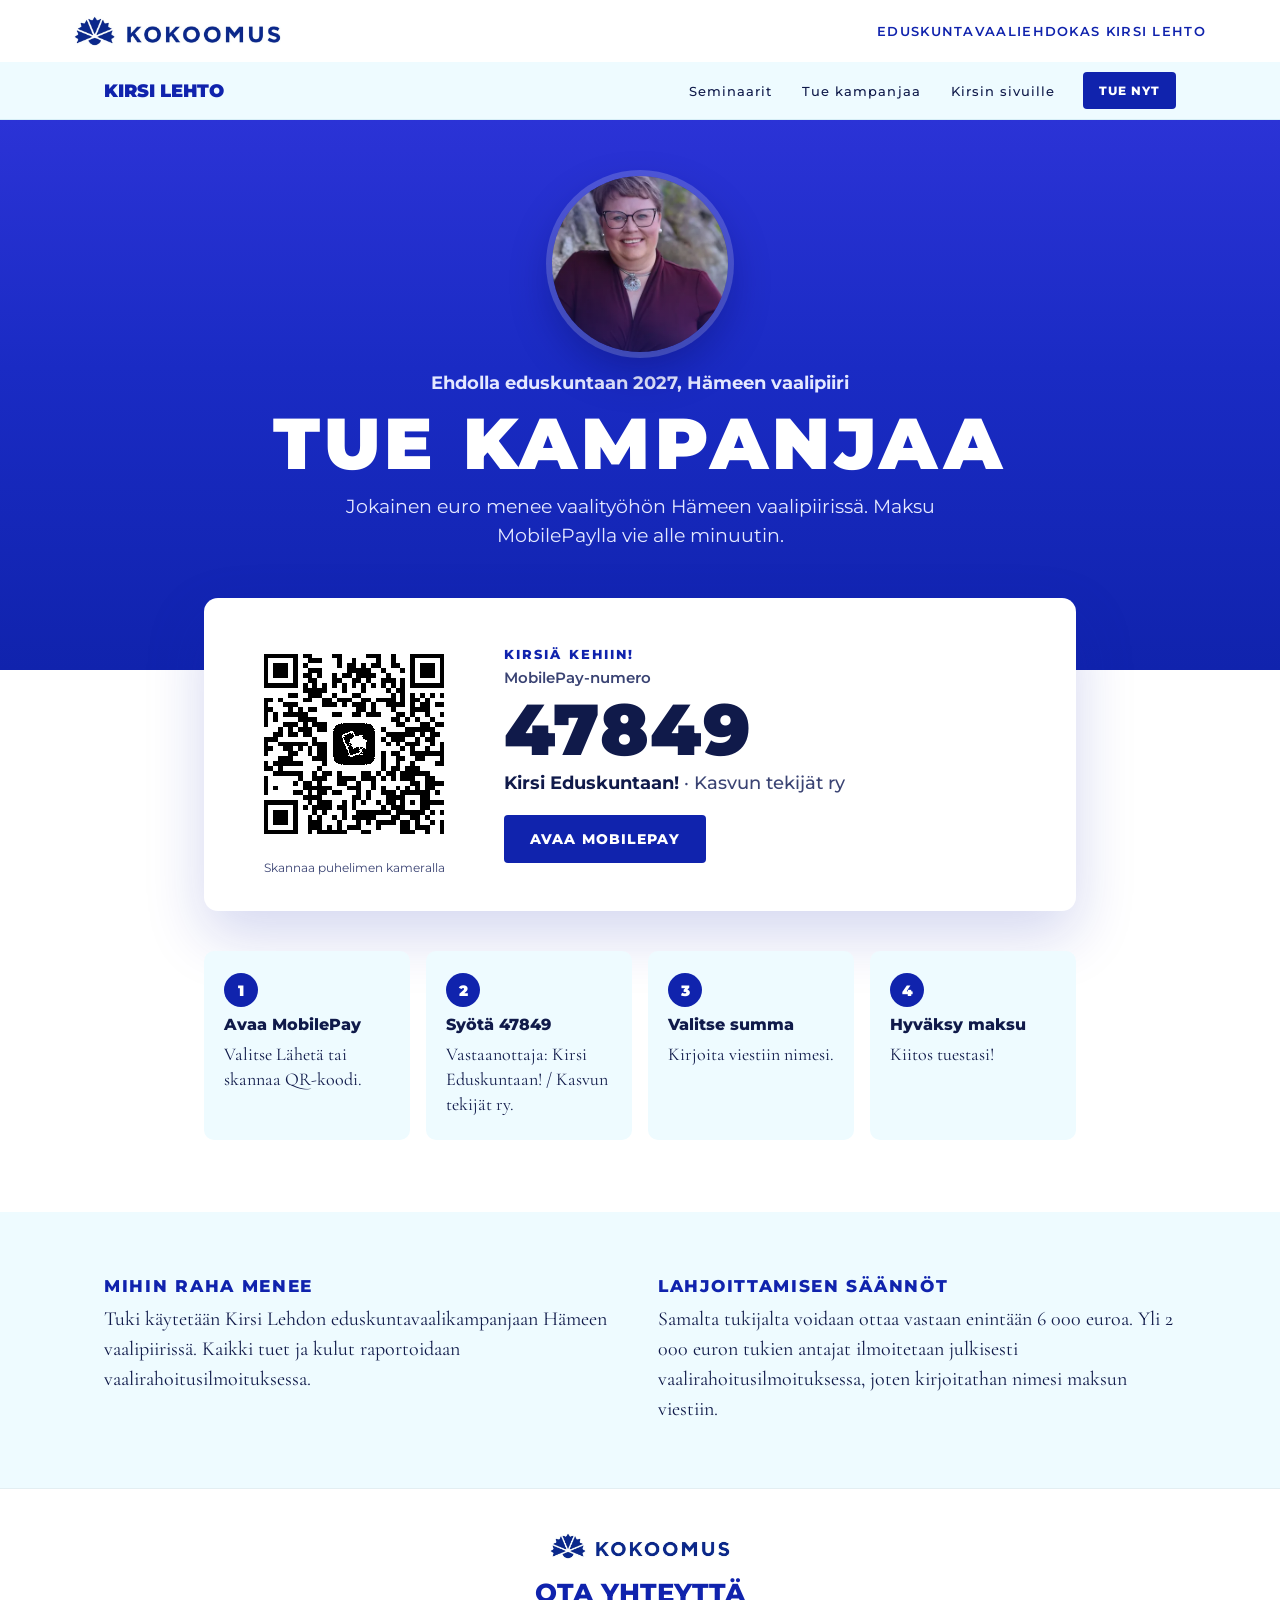
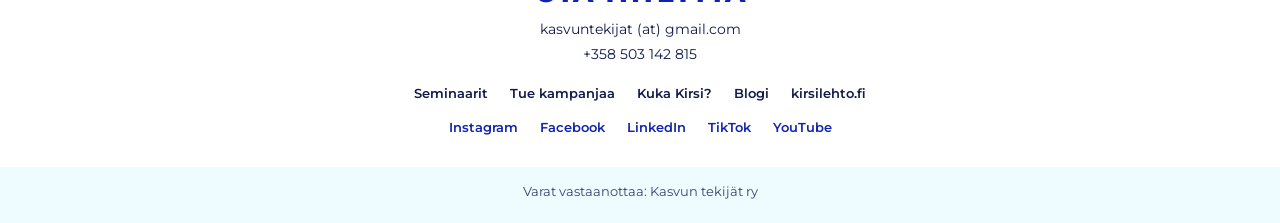
<file: tue.html>
<!doctype html>
<html lang="fi">
<head>
<meta charset="utf-8">
<meta name="viewport" content="width=device-width, initial-scale=1">
<title>Tue Kirsi Lehdon eduskuntavaalikampanjaa | MobilePay 47849</title>
<meta name="description" content="Tue Kirsi Lehdon eduskuntavaalikampanjaa Hämeen vaalipiirissä. MobilePay 47849, Kirsi Eduskuntaan! / Kasvun tekijät ry. Maksu vie alle minuutin.">
<meta name="robots" content="index, follow, max-image-preview:large">
<link rel="canonical" href="https://tue.kirsilehto.fi/">
<link rel="icon" href="/favicon.svg" type="image/svg+xml">
<link rel="icon" href="/favicon-32.png" sizes="32x32" type="image/png">
<link rel="apple-touch-icon" href="/apple-touch-icon.png">
<meta name="theme-color" content="#1023AD">
<meta property="og:type" content="website">
<meta property="og:locale" content="fi_FI">
<meta property="og:site_name" content="Kirsi Lehto – eduskuntavaalit 2027">
<meta property="og:title" content="Tue Kirsin kampanjaa – MobilePay 47849">
<meta property="og:description" content="Jokainen euro menee vaalityöhön Hämeen vaalipiirissä. MobilePay 47849, Kirsi Eduskuntaan!">
<meta property="og:url" content="https://tue.kirsilehto.fi/">
<meta property="og:image" content="https://seminaarit.kirsilehto.fi/kuvat/og-tue.jpg">
<meta property="og:image:secure_url" content="https://seminaarit.kirsilehto.fi/kuvat/og-tue.jpg">
<meta property="og:image:type" content="image/jpeg">
<meta property="og:image:width" content="1200">
<meta property="og:image:height" content="630">
<meta property="og:image:alt" content="Kirsi Lehto: Tue kampanjaa, MobilePay 47849">
<meta name="twitter:card" content="summary_large_image">
<meta name="twitter:title" content="Tue Kirsin kampanjaa – MobilePay 47849">
<meta name="twitter:description" content="Jokainen euro menee vaalityöhön Hämeen vaalipiirissä. MobilePay 47849, Kirsi Eduskuntaan!">
<meta name="twitter:image" content="https://seminaarit.kirsilehto.fi/kuvat/og-tue.jpg">
<link rel="preconnect" href="https://fonts.googleapis.com">
<link rel="preconnect" href="https://fonts.gstatic.com" crossorigin>
<link href="https://fonts.googleapis.com/css2?family=Montserrat:wght@400;500;600;700;800;900&family=Cormorant+Garamond:wght@400;500;600&display=swap" rel="stylesheet">
<link rel="stylesheet" href="/kirsi.css?v=20261105a">
</head>
<body>

<div class="topline"><img class="logo" src="/kuvat/kokoomus-logo.webp" alt="Kokoomus" width="207" height="30"><span>EDUSKUNTAVAALIEHDOKAS KIRSI LEHTO</span></div>
<header class="navbar"><div class="wrap">
  <a class="brand" href="https://www.kirsilehto.fi/">KIRSI LEHTO</a>
  <nav aria-label="Päävalikko"><a href="https://seminaarit.kirsilehto.fi/">Seminaarit</a><a href="https://tue.kirsilehto.fi/" aria-current="page">Tue kampanjaa</a><a href="https://www.kirsilehto.fi/">Kirsin sivuille</a></nav>
  <a class="btn" href="#tue">Tue nyt</a>
</div></header>

<div class="pagehead tuehead">
  <div class="avatar"><img src="/kuvat/kirsi.webp" alt="Kirsi Lehto" width="176" height="176"></div>
  <p class="kicker">Ehdolla eduskuntaan 2027, Hämeen vaalipiiri</p>
  <h1>Tue kampanjaa</h1>
  <p>Jokainen euro menee vaalityöhön Hämeen vaalipiirissä. Maksu MobilePaylla vie alle minuutin.</p>
</div>

<main class="mp2" id="tue">
  <div class="mp-card">
    <div class="mp-qr">
      <img src="/kuvat/mobilepay-qr.png" alt="MobilePay-QR-koodi: Kirsi Eduskuntaan!" width="220" height="220">
      <small>Skannaa puhelimen kameralla</small>
    </div>
    <div class="mp-info">
      <div class="k">KIRSIÄ KEHIIN!</div>
      <div class="lbl2">MobilePay-numero</div>
      <div class="num">47849</div>
      <div class="who">Kirsi Eduskuntaan! <span>· Kasvun tekijät ry</span></div>
      <a class="btn mp-open" href="https://qr.mobilepay.fi/vp/u-DVyNLnM">Avaa MobilePay</a>
    </div>
  </div>

  <ol class="mp-steps2">
    <li><b>Avaa MobilePay</b><span>Valitse Lähetä tai skannaa QR-koodi.</span></li>
    <li><b>Syötä 47849</b><span>Vastaanottaja: Kirsi Eduskuntaan! / Kasvun tekijät ry.</span></li>
    <li><b>Valitse summa</b><span>Kirjoita viestiin nimesi.</span></li>
    <li><b>Hyväksy maksu</b><span>Kiitos tuestasi!</span></li>
  </ol>
</main>

<section class="rules"><div class="wrap two">
  <div>
    <h3>Mihin raha menee</h3>
    <p>Tuki käytetään Kirsi Lehdon eduskuntavaalikampanjaan Hämeen vaalipiirissä. Kaikki tuet ja kulut raportoidaan vaalirahoitusilmoituksessa.</p>
  </div>
  <div>
    <h3>Lahjoittamisen säännöt</h3>
    <p>Samalta tukijalta voidaan ottaa vastaan enintään 6 000 euroa. Yli 2 000 euron tukien antajat ilmoitetaan julkisesti vaalirahoitusilmoituksessa, joten kirjoitathan nimesi maksun viestiin.</p>
  </div>
</div></section>

<footer>
  <img class="flogo" src="/kuvat/kokoomus-logo.webp" alt="Kokoomus" width="180" height="26">
  <div class="t">OTA YHTEYTTÄ</div>
  <p>kasvuntekijat (at) gmail.com<br>+358 503 142 815</p>
  <nav class="flinks" aria-label="Lisää">
    <a href="https://seminaarit.kirsilehto.fi/">Seminaarit</a><a href="https://tue.kirsilehto.fi/">Tue kampanjaa</a><a href="https://www.kirsilehto.fi/henkil%C3%B6kuva">Kuka Kirsi?</a><a href="https://www.kirsilehto.fi/blogi">Blogi</a><a href="https://www.kirsilehto.fi/">kirsilehto.fi</a>
  </nav>
  <nav class="social" aria-label="Kirsi somessa">
    <a href="https://www.instagram.com/kirsilehto_/">Instagram</a><a href="https://www.facebook.com/kirsi.lehto.valtuutettu/">Facebook</a><a href="https://www.linkedin.com/in/kalehto/">LinkedIn</a><a href="https://www.tiktok.com/@kirsi_lehto">TikTok</a><a href="https://www.youtube.com/channel/UCOWS9ou9xxI2nfaeAGGEpRg">YouTube</a>
  </nav>
</footer>
<div class="org" style="padding-bottom:24px">Varat vastaanottaa: Kasvun tekijät ry</div>

</body>
</html>
</file>
<file: kirsi.css>
/* Kirsi Lehto – seminaarisivujen yhteinen tyyli */
:root{
  --a:#1023AD; --a-d:#0b1880; --bg:#EEFBFF; --ink:#101a4a; --muted:#3a4373; --line:#d6e3ee; --ok:#2e7d4f;
  /* Teemavärit: heron liukuväri ja vaaleat tekstit. Kasvuseminaari vaihtaa nämä vihreiksi (.teema-kasvu) */
  --a1:#2b33d6; --a2:#1a2bc4; --a3:#0d1c96; --t1:43,51,214; --t2:26,43,196; --t3:16,35,173; --t4:16,26,74;
  --soft:#e4e8ff; --soft2:#cfd6ff; --hov:#e8ecff;
  --sans:Montserrat,system-ui,sans-serif; --serif:"Cormorant Garamond",Georgia,serif;
}
*{box-sizing:border-box}
html{scroll-behavior:smooth}
body{margin:0;background:#fff;color:var(--ink);font-family:var(--serif);-webkit-font-smoothing:antialiased}
a{color:var(--a)}
img{max-width:100%;display:block}
:focus-visible{outline:3px solid var(--a);outline-offset:2px}
.wrap{max-width:1120px;margin:0 auto;padding:0 24px}
.btn{display:inline-block;text-decoration:none;text-align:center;border:0;cursor:pointer;font-family:var(--sans);font-weight:800;
  letter-spacing:.08em;text-transform:uppercase;border-radius:4px;background:var(--a);color:#fff;padding:15px 26px;font-size:14px}
.btn:hover{background:var(--a-d)}
.btn.light{background:#fff;color:var(--a)}
.btn.light:hover{background:var(--hov)}
.btn.line{background:transparent;border:2px solid rgba(255,255,255,.75);color:#fff;padding:13px 24px}
.btn.line:hover{background:rgba(255,255,255,.1)}
.h2{margin:0 0 10px;text-align:center;font-family:var(--sans);font-weight:800;font-size:clamp(26px,3.4vw,34px);letter-spacing:.14em;color:var(--a);text-transform:uppercase}

/* Yläreuna */
.topline{display:flex;justify-content:space-between;padding:18px 24px;font-family:var(--sans);font-size:14px;letter-spacing:.04em}
.navbar{background:var(--bg);border-bottom:1px solid #d6eef6;position:sticky;top:0;z-index:20}
.navbar .wrap{display:flex;align-items:center;gap:28px;padding-top:10px;padding-bottom:10px}
.brand{font-family:var(--sans);font-weight:900;font-size:18px;color:var(--a);text-decoration:none;margin-right:auto}
.navbar nav{display:flex;gap:30px;font-family:var(--sans);font-size:13px;font-weight:500;letter-spacing:.08em}
.navbar nav a{color:var(--ink);text-decoration:none}
.navbar nav a:hover{color:var(--a)}
.navbar .btn{padding:11px 16px;font-size:12px}

/* Hero */
.hero{background:linear-gradient(180deg,var(--a1) 0%,var(--a2) 40%,var(--a) 75%,var(--a3) 100%);color:#fff;overflow:hidden}
.speakers{display:grid;grid-template-columns:repeat(4,minmax(0,1fr));gap:20px;align-items:end;max-width:1180px;margin:0 auto;padding:48px 24px 0}
.sp{text-align:center;font-family:var(--sans)}
.sp b{display:block;font-weight:800;font-size:clamp(18px,2.2vw,26px);line-height:1.12}
.sp small{display:block;font-size:15px;color:var(--soft);min-height:44px;line-height:1.35;margin-top:4px}
.sp img{width:100%;aspect-ratio:4/5;object-fit:cover;border-radius:4px 4px 0 0;margin-top:10px}
/* Kuvien päälle sininen sävy, joka yhdistää eri taustat ja sulautuu alaosasta heron väriin */
.sp{position:relative}
.sp::after{content:"";position:absolute;left:0;right:0;bottom:0;aspect-ratio:4/5;border-radius:4px 4px 0 0;pointer-events:none;
  background:linear-gradient(180deg,rgba(var(--t1),.28) 0%,rgba(var(--t1),.08) 30%,rgba(var(--t2),0) 50%,rgba(var(--t2),.55) 78%,var(--a2) 100%)}
.hero-text{position:relative;margin-top:-120px;background:linear-gradient(180deg,rgba(var(--t3),0) 0%,var(--a) 30%)}
.hero-text .in{max-width:1000px;margin:0 auto;padding:120px 24px 72px;text-align:center;display:flex;flex-direction:column;align-items:center;gap:18px}
.kicker{margin:0;font-family:var(--sans);font-weight:700;font-size:22px}
.hero h1{margin:0;font-family:var(--sans);font-weight:900;font-size:clamp(30px,5.4vw,68px);line-height:1.02;letter-spacing:-.01em;text-transform:uppercase}
.hero .sub{margin:0;font-family:var(--sans);font-size:clamp(17px,1.8vw,20px);color:var(--soft);max-width:34em;line-height:1.45}
.when{display:flex;flex-wrap:wrap;justify-content:center;margin-top:18px;font-family:var(--sans)}
.when div{padding:6px 36px}
.when div:first-child{text-align:right;border-right:2px solid rgba(255,255,255,.7)}
.when strong{display:block;font-weight:800;font-size:clamp(22px,2.6vw,30px)}
.when span{font-size:clamp(16px,1.8vw,20px);color:var(--soft)}
.hero .ctas{display:flex;flex-wrap:wrap;gap:14px;justify-content:center;margin-top:22px}
.hero .ctas .btn{padding:18px 34px;font-size:15px}

/* Johdanto */
.intro{max-width:820px;margin:0 auto;padding:88px 24px 72px;text-align:center}
.intro p{font-size:22px;line-height:1.6;margin:18px 0 0}

/* Ohjelma */
.program{background:var(--bg);padding:88px 24px}
.program .lead{text-align:center;font-family:var(--sans);font-size:17px;color:var(--muted);margin:0 0 48px}
.items{display:flex;flex-direction:column;gap:16px;max-width:1120px;margin:0 auto}
.item{display:flex;flex-wrap:wrap;gap:28px;background:#fff;border-radius:6px;padding:24px}
.item .t{font-family:var(--sans);font-weight:800;font-size:20px;color:var(--a);width:72px}
.item .ph{width:150px;height:188px;object-fit:cover;border-radius:4px}
.item .tx{flex:1 1 360px;min-width:0}
.item .who{font-family:var(--sans);font-size:14px;letter-spacing:.06em;color:var(--muted)}
.item h3{margin:6px 0 10px;font-family:var(--sans);font-weight:800;font-size:clamp(21px,2.2vw,26px);line-height:1.2}
.item p{margin:0;font-size:20px;line-height:1.55}
.item.open{align-items:center;padding:20px 24px;gap:20px}
.item.open img{width:64px;height:64px;border-radius:50%;object-fit:cover}
.item.open h3{font-size:19px;margin:0}
.item.open p{font-size:19px}
.item.panel{background:var(--a);color:#fff}
.item.panel .who{color:var(--soft2);letter-spacing:.1em}
.item.panel p{color:var(--soft)}
.end{display:flex;align-items:center;gap:20px;padding:8px 24px;font-family:var(--sans)}
.end .t{font-weight:800;font-size:20px;color:var(--a);width:72px}

/* Liput */
.tickets{padding:96px 24px}
.tickets .lead{margin:0 auto 44px;text-align:center;font-size:21px;max-width:36em}
.cards{display:grid;grid-template-columns:repeat(3,minmax(0,1fr));gap:20px;max-width:1120px;margin:0 auto}
.card{display:flex;flex-direction:column;gap:10px;border:2px solid var(--line);border-radius:6px;padding:28px 24px;background:#fff}
.card .k{font-family:var(--sans);font-size:13px;font-weight:700;letter-spacing:.1em;color:var(--muted)}
.card .n{font-family:var(--sans);font-weight:800;font-size:22px}
.card .p{display:flex;align-items:baseline;gap:8px;font-family:var(--sans)}
.card .p b{font-weight:900;font-size:46px;line-height:1}
.card .p span{font-size:15px}
.card .note{font-family:var(--sans);font-size:14px;font-weight:600;color:var(--muted);min-height:20px}
.card p{margin:0;font-size:19px;line-height:1.45;flex:1}
.card.feat{background:var(--a);border-color:var(--a);color:#fff;box-shadow:0 18px 40px rgba(var(--t3),.25)}
.card.feat .k,.card.feat .note{color:var(--soft2)}
.card.feat .btn{background:#fff;color:var(--a)}
.card.feat .btn:hover{background:var(--hov)}
.group{max-width:1120px;margin:22px auto 0;display:flex;flex-wrap:wrap;gap:16px;align-items:center;justify-content:space-between;background:var(--bg);border-radius:6px;padding:20px 24px;font-size:20px}
.group strong{font-family:var(--sans);font-size:17px}
.group a{font-family:var(--sans);font-weight:700;font-size:14px;letter-spacing:.06em}
.fine{margin:18px auto 0;max-width:70em;text-align:center;font-family:var(--sans);font-size:13px;color:var(--muted);line-height:1.6}

/* Käytännössä */
.info{background:var(--bg)}
.info .wrap{display:flex;flex-wrap:wrap;padding:0}
.info .l{flex:1 1 420px;background:var(--a);color:#fff;padding:56px 40px;display:flex;flex-direction:column;justify-content:center;gap:14px}
.info .r{flex:1 1 420px;padding:56px 40px;display:flex;flex-direction:column;gap:22px}
.info .ttl{font-family:var(--sans);font-weight:800;font-size:30px;letter-spacing:.12em}
.info .r .ttl{color:var(--a)}
.info .l p{margin:0;font-size:21px;line-height:1.6}
.info dt,.info .l strong{font-family:var(--sans);font-weight:700;font-size:16px}
.info dl{margin:0}
.info dd{margin:4px 0 18px;font-size:20px;line-height:1.5}

/* Kirsi */
.host{max-width:1120px;margin:0 auto;padding:88px 24px;display:flex;flex-wrap:wrap;align-items:center;gap:48px}
.host img{width:300px;height:300px;object-fit:cover;border-radius:4px}
.host div{flex:1 1 420px}
.host p{margin:18px 0 0;font-size:21px;line-height:1.6}
.sig{font-family:"Great Vibes",cursive;font-size:44px;color:var(--a);margin-top:10px}

footer{text-align:center;padding:44px 24px 32px;border-top:1px solid #e3eef2;font-family:var(--sans)}
footer .t{font-weight:800;font-size:26px;color:var(--a)}
footer p{font-size:14px;line-height:1.8;margin:8px 0 0}
.org{background:var(--bg);padding:16px 24px 96px;text-align:center;font-family:var(--sans);font-size:13px;color:var(--muted)}

/* Mobiilin ostopalkki */
.sticky{position:fixed;left:0;right:0;bottom:0;z-index:15;background:#fff;border-top:1px solid var(--line);padding:10px 16px;display:none;gap:12px;align-items:center;font-family:var(--sans)}
.sticky small{font-size:13px;line-height:1.3;color:var(--muted)}
.sticky small b{color:var(--ink);font-size:15px}
.sticky .btn{flex:1;padding:14px}

/* ===== KASSA ===== */
dialog.kassa{border:0;padding:0;margin:auto;width:min(520px,calc(100% - 24px));max-height:calc(100dvh - 24px);border-radius:10px;
  font-family:var(--sans);color:var(--ink);box-shadow:0 24px 60px rgba(var(--t3),.3)}
dialog.kassa::backdrop{background:rgba(var(--t4),.6)}
.k-head{background:var(--a);color:#fff;padding:20px 24px 22px;position:sticky;top:0;z-index:1}
.k-head .row{display:flex;justify-content:space-between;align-items:flex-start;gap:12px}
.k-head small{font-size:12px;letter-spacing:.1em;color:var(--soft2);font-weight:600}
.k-head h2{margin:6px 0 0;font-weight:900;font-size:21px;line-height:1.15;text-transform:uppercase}
.k-head .meta{margin-top:10px;font-size:14px;color:var(--soft)}
.k-x{background:none;border:0;color:#fff;font-size:28px;line-height:1;cursor:pointer;min-width:44px;min-height:44px}
.k-body{padding:22px 24px 26px;display:flex;flex-direction:column;gap:18px}
.steps{list-style:none;margin:0;padding:0;display:grid;grid-template-columns:repeat(3,minmax(0,1fr));gap:6px;font-size:12px}
.steps li{border-top:4px solid var(--line);padding-top:6px;color:var(--muted)}
.steps li.on{border-color:var(--a);color:var(--ink);font-weight:700}
.opts{display:flex;flex-direction:column;gap:10px;border:0;margin:0;padding:0}
.opt{display:flex;gap:14px;align-items:center;border:2px solid var(--line);border-radius:8px;padding:14px 16px;cursor:pointer}
.opt:has(input:checked){border-color:var(--a);background:var(--bg)}
.opt input{width:20px;height:20px;accent-color:var(--a);margin:0;flex:none}
.opt .nm{font-weight:700;font-size:16px;display:flex;gap:8px;align-items:center;flex-wrap:wrap}
.opt .tag{font-size:11px;font-weight:700;letter-spacing:.06em;background:var(--a);color:#fff;padding:2px 7px;border-radius:99px;text-transform:uppercase}
.opt .al{font-size:13px;color:var(--muted);margin-top:2px}
.opt .pr{margin-left:auto;text-align:right;white-space:nowrap}
.opt .pr b{font-weight:900;font-size:21px;display:block}
.opt .pr span{font-size:11px;color:var(--muted)}
.lbl{font-weight:700;font-size:14px;margin-bottom:8px}
.pay{display:grid;grid-template-columns:repeat(2,minmax(0,1fr));gap:10px}
.pay label{display:block;border:2px solid var(--line);border-radius:8px;padding:12px 14px;cursor:pointer;min-height:64px}
.pay label:has(input:checked){border-color:var(--a)}
.pay input{position:absolute;opacity:0;pointer-events:none}
.pay label:has(input:focus-visible){outline:3px solid var(--a);outline-offset:2px}
.pay b{font-size:14px;display:block}
.pay span{font-size:12px;color:var(--muted)}
.inv{display:none;grid-template-columns:repeat(2,minmax(0,1fr));gap:12px;background:var(--bg);border-radius:8px;padding:16px}
.kassa.lasku .inv{display:grid}
.inv label{display:flex;flex-direction:column;gap:4px;font-size:13px;font-weight:600}
.inv .full{grid-column:1/-1}
.inv input,.inv textarea{font:400 15px var(--sans);border:1px solid #b9c7d6;border-radius:6px;padding:11px 12px;color:var(--ink);background:#fff}
.inv .opt-note{font-weight:400;color:var(--muted)}
.tot{display:flex;justify-content:space-between;align-items:baseline;border-top:2px dashed var(--line);padding-top:16px}
.tot .sv{font-size:12px;color:var(--ok);font-weight:600;margin-top:2px}
.tot .sum{font-weight:900;font-size:34px;line-height:1;text-align:right}
.tot .vat{font-size:12px;color:var(--muted);margin-top:4px;text-align:right}
.k-cta{display:block;width:100%;min-height:56px;font-size:15px}
.kassa .send{display:none}
.kassa.lasku .send{display:block}
.kassa.lasku .go{display:none}
.trust{display:flex;flex-wrap:wrap;justify-content:center;gap:6px 18px;font-size:12px;color:var(--muted)}
.trust span::before{content:"✓ ";color:var(--ok);font-weight:700}
.alt{text-align:center;font-size:13px;color:var(--muted);margin:0}
.warn{display:none;background:#fff4d6;border-radius:8px;padding:10px 12px;font-size:13px}
.err{display:none;background:#fde8e8;border-radius:8px;padding:10px 12px;font-size:13px}
.done{display:none;padding:40px 28px 44px;flex-direction:column;align-items:center;text-align:center;gap:14px}
.kassa.ok .k-body{display:none}
.kassa.ok .done{display:flex}
.done .ic{width:64px;height:64px;border-radius:50%;background:var(--a);display:grid;place-items:center}
.done .ic::after{content:"";width:24px;height:13px;border-left:4px solid #fff;border-bottom:4px solid #fff;transform:rotate(-45deg) translate(2px,-3px)}
.done h3{margin:0;font-weight:900;font-size:26px}
.done p{margin:0;font-family:var(--serif);font-size:20px;line-height:1.5;max-width:22em}

@media (max-width:860px){
  .topline,.navbar nav{display:none}
  .speakers{gap:8px;padding:24px 12px 0}
  .sp b{font-size:13px}
  .sp small{display:none}
  .sp img{margin-top:6px}
  .hero-text{margin-top:-60px}
  .hero-text .in{padding:72px 20px 56px;gap:14px}
  .kicker{font-size:17px}
  .cards{grid-template-columns:1fr}
  .card.feat{order:-1}
  .when{flex-direction:column;gap:10px}
  .when div,.when div:first-child{padding:0;text-align:center;border:0}
  .item .ph{width:96px;height:120px}
  .item{gap:18px}
  .item .t:empty{display:none}
  .info .l,.info .r{padding:44px 24px}
  .host img{width:200px;height:200px}
  .sticky{display:flex}
  dialog.kassa{width:100%;max-width:100%;margin:auto 0 0;border-radius:14px 14px 0 0;max-height:94dvh}
  .inv{grid-template-columns:1fr}
}
@media (prefers-reduced-motion:no-preference){
  dialog.kassa[open]{animation:up .26s cubic-bezier(.2,.8,.2,1)}
  @keyframes up{from{transform:translateY(24px);opacity:0}to{transform:none;opacity:1}}
}

/* ===== Kuvapaikka (esiintyjä vahvistumatta) ===== */
.ph-empty{background:#c9d2f5 url("data:image/svg+xml,%3Csvg xmlns='http://www.w3.org/2000/svg' viewBox='0 0 80 100'%3E%3Ccircle cx='40' cy='36' r='16' fill='%238d9be0'/%3E%3Cpath d='M10 100c0-20 13-34 30-34s30 14 30 34z' fill='%238d9be0'/%3E%3C/svg%3E") center 70%/58% no-repeat}
.sp .ph-empty{width:100%;aspect-ratio:4/5;border-radius:4px 4px 0 0;margin-top:10px}
.item .ph.ph-empty{width:150px;height:188px;border-radius:4px}

/* ===== Sivun otsikkokaista (seminaarilistaus, tue, kiitos) ===== */
.pagehead{background:linear-gradient(180deg,var(--a1) 0%,var(--a2) 45%,var(--a) 100%);color:#fff;text-align:center;padding:72px 24px 80px}
.pagehead .kicker{font-size:18px;color:var(--soft)}
.pagehead h1{margin:10px 0 14px;font-family:var(--sans);font-weight:900;font-size:clamp(40px,6vw,72px);letter-spacing:.06em;text-transform:uppercase;line-height:1}
.pagehead p{margin:0 auto;max-width:34em;font-family:var(--sans);font-size:clamp(16px,1.8vw,19px);color:var(--soft);line-height:1.5}

/* ===== Seminaarikortit ===== */
.seminars{max-width:1120px;margin:-40px auto 0;padding:0 24px 88px;display:grid;grid-template-columns:repeat(2,minmax(0,1fr));gap:24px;position:relative}
.sem{background:#fff;border-radius:8px;overflow:hidden;box-shadow:0 18px 44px rgba(var(--t3),.16);display:flex;flex-direction:column;position:relative;color:var(--ink);text-decoration:none}
.sem-top{background:linear-gradient(180deg,var(--a1),var(--a));padding:22px 22px 0;display:grid;grid-template-columns:repeat(4,minmax(0,1fr));gap:8px}
.sem-top .f{position:relative}
.sem-top img,.sem-top .ph-empty{width:100%;aspect-ratio:4/5;object-fit:cover;border-radius:3px 3px 0 0;display:block}
.sem-top .f::after{content:"";position:absolute;inset:0;border-radius:3px 3px 0 0;background:linear-gradient(180deg,rgba(var(--t1),.25) 0%,rgba(var(--t1),0) 40%,rgba(var(--t3),.5) 80%,var(--a) 100%)}
.sem-body{padding:26px 26px 30px;display:flex;flex-direction:column;gap:10px;flex:1}
.sem-k{font-family:var(--sans);font-size:13px;font-weight:700;letter-spacing:.1em;color:var(--muted);text-transform:uppercase}
.sem h2{margin:0;font-family:var(--sans);font-weight:900;font-size:clamp(24px,2.6vw,32px);line-height:1.08;text-transform:uppercase;color:var(--a)}
.sem-when{font-family:var(--sans);font-size:16px;line-height:1.5}
.sem-when b{font-weight:800}
.sem p{margin:0;font-size:20px;line-height:1.5;flex:1}
.sem .btn{align-self:flex-start;margin-top:8px}
a.sem:hover h2{text-decoration:underline;text-underline-offset:4px}
.sem.soon .sem-top,.sem.soon .sem-body{filter:grayscale(.35);opacity:.7}
.stamp{position:absolute;top:94px;left:50%;transform:translate(-50%,-50%) rotate(-8deg);z-index:2;
  font-family:var(--sans);font-weight:900;font-size:clamp(18px,2.2vw,26px);letter-spacing:.08em;text-transform:uppercase;text-align:center;line-height:1.15;
  color:var(--a);background:rgba(255,255,255,.94);border:4px solid var(--a);border-radius:8px;padding:12px 22px;
  box-shadow:0 0 0 4px rgba(255,255,255,.94),0 10px 30px rgba(var(--t3),.25);white-space:nowrap}
.supportband{background:var(--bg);padding:56px 24px;text-align:center}
.supportband h2{margin:0 0 8px}
.supportband p{margin:0 auto 22px;max-width:32em;font-size:21px;line-height:1.5}

/* ===== Tue-sivu ===== */
.give{max-width:1120px;margin:0 auto;padding:72px 24px 80px;display:grid;grid-template-columns:minmax(0,.9fr) minmax(0,1.1fr);gap:56px;align-items:start}
.give-photo{position:relative}
.give-photo img{width:100%;aspect-ratio:1;object-fit:cover;border-radius:4px}
.give-photo blockquote{margin:-60px 20px 0;position:relative;background:#fff;border-left:0;border-radius:6px;padding:18px 20px;box-shadow:0 14px 34px rgba(var(--t3),.16);font-size:21px;line-height:1.45}
.give-photo cite{display:block;margin-top:6px;font-family:var(--sans);font-style:normal;font-size:13px;color:var(--muted)}
.give .sig{font-size:52px;margin:0 0 6px}
.give .lead{margin:0 0 28px;font-size:22px;line-height:1.5}
.amounts{display:grid;grid-template-columns:repeat(2,minmax(0,1fr));gap:10px;border:0;margin:0;padding:0}
.amt{position:relative;display:block;border:2px solid var(--line);border-radius:8px;padding:16px 18px;cursor:pointer;background:#fff}
.amt input{position:absolute;opacity:0;pointer-events:none}
.amt:has(input:checked){border-color:var(--a);background:var(--bg)}
.amt:has(input:focus-visible){outline:3px solid var(--a);outline-offset:2px}
.amt .sum{display:block;font-family:var(--sans);font-weight:900;font-size:30px;line-height:1;color:var(--ink)}
.amt .what{display:block;margin-top:6px;font-size:18px;line-height:1.3;color:var(--muted)}
.amt .pop{position:absolute;top:-11px;right:12px;background:var(--a);color:#fff;font-family:var(--sans);font-size:11px;font-weight:700;letter-spacing:.06em;padding:3px 8px;border-radius:99px;text-transform:uppercase}
.amt.other{grid-column:1/-1}
.amt.other .sum{font-size:22px}
.give .k-cta{margin-top:18px}
.give .trustline{margin-top:10px;font-family:var(--sans);font-size:13px;color:var(--muted)}
.rules{background:var(--bg);padding:64px 24px}
.rules .wrap{display:grid;grid-template-columns:repeat(3,minmax(0,1fr));gap:36px}
.rules h3{margin:0 0 8px;font-family:var(--sans);font-weight:800;font-size:17px;letter-spacing:.1em;color:var(--a);text-transform:uppercase}
.rules p{margin:0;font-size:20px;line-height:1.5}
.bank{margin-top:12px;background:#fff;border-radius:6px;padding:14px 16px;font-family:var(--sans);font-size:14px;line-height:1.7}

/* ===== Kiitos-sivu ===== */
.thanks{max-width:620px;margin:-40px auto 0;padding:0 24px 88px;position:relative}
.thanks ul{list-style:none;margin:0;padding:0;background:#fff;border-radius:8px;box-shadow:0 18px 44px rgba(var(--t3),.16)}
.thanks li{display:flex;gap:14px;align-items:center;padding:18px 22px;border-bottom:1px solid var(--line)}
.thanks li:last-child{border:0}
.thanks .t{flex:1;font-family:var(--sans);font-weight:700;font-size:16px}
.thanks .t span{display:block;font-weight:400;font-size:14px;color:var(--muted);margin-top:2px}
.thanks .btn{padding:12px 16px;font-size:12px}
.thanks .btn.soft{background:var(--bg);color:var(--a)}

@media (max-width:860px){
  .seminars{grid-template-columns:1fr}
  .give{grid-template-columns:1fr;gap:32px;padding-top:40px}
  .give-photo{order:2}
  .rules .wrap{grid-template-columns:1fr;gap:28px}
  .item .ph.ph-empty{width:96px;height:120px}
  .stamp{top:58px;white-space:normal;width:max-content;max-width:80%}
}

/* ===== Kasvuseminaarin vihreä teema (body tai kortti: class="teema-kasvu") ===== */
.teema-kasvu{--a:#01784E; --a-d:#015c3c; --bg:#EEF8F3; --ink:#0f2a20; --muted:#3b5a4e; --line:#d3e6dc;
  --a1:#06a46b; --a2:#01925E; --a3:#016a45; --t1:1,146,94; --t2:1,146,94; --t3:1,120,78; --t4:8,40,28;
  --soft:#e2f5ec; --soft2:#bfe6d3; --hov:#e3f5ec}

/* ===== PDF-ilmeen mukaiset lisät: faktapalkki, kysymykset, puhujaesittely ===== */
.facts{display:flex;flex-wrap:wrap;justify-content:center;gap:10px 34px;max-width:860px;margin:0 auto;background:#fff;color:var(--ink);
  border-radius:99px;padding:14px 32px;font-family:var(--sans);box-shadow:0 10px 30px rgba(var(--t3),.14)}
.facts div{display:flex;align-items:center;gap:10px;text-align:left}
.facts svg{width:26px;height:26px;flex:none;stroke:var(--a);fill:none;stroke-width:2;stroke-linecap:round;stroke-linejoin:round}
.facts small{display:block;font-size:12px;color:var(--muted)}
.facts b{display:block;font-weight:800;font-size:15px;line-height:1.25}
.intro .qs{font-style:italic}
.intro .cta-line{font-family:var(--sans);font-weight:700;font-size:19px;color:var(--a)}
.program .facts{margin-bottom:44px}
.item h3.up{text-transform:uppercase;letter-spacing:.01em}
.item .bio{margin-top:16px;padding-top:14px;border-top:1px solid var(--line)}
.item .bio .lb{font-family:var(--sans);font-size:12px;font-weight:800;letter-spacing:.12em;color:var(--a);text-transform:uppercase}
.item .bio p{font-size:18px;color:var(--muted);margin-top:4px}
.item.host-row{align-items:center;padding:20px 24px;gap:20px}
.item.host-row img{width:64px;height:64px;border-radius:50%;object-fit:cover}
.item.host-row p{font-family:var(--sans);font-size:17px;font-weight:600}
.item.coffee{background:transparent;padding:8px 24px;align-items:center;gap:20px}
.item.coffee p{font-family:var(--sans);font-size:17px}
.when strong.dt{letter-spacing:.02em}
@media (max-width:860px){
  .facts{border-radius:14px;flex-direction:column;align-items:flex-start;padding:16px 20px}
  .item.coffee .t{width:auto}
}

/* ===== Uusi ilme (marraskuu 2026): logo, faktakortti, kysymykset, sitaatit ===== */
.topline{align-items:center;max-width:1180px;margin:0 auto;padding:16px 24px}
.topline .logo{height:30px;width:auto}
.topline span{font-weight:600;font-size:13px;letter-spacing:.1em;color:var(--a)}
.hero-text .in{padding-bottom:128px}
.factcard{max-width:1080px;margin:-64px auto 0;padding:0 24px;position:relative;z-index:2}
.factcard .in{display:grid;grid-template-columns:repeat(3,minmax(0,1fr)) minmax(0,.9fr);align-items:center;background:#fff;border-radius:10px;
  box-shadow:0 20px 50px rgba(var(--t3),.18);font-family:var(--sans);overflow:hidden}
.factcard .f{padding:24px 28px;border-right:1px solid var(--line)}
.factcard small{display:block;font-size:12px;font-weight:700;letter-spacing:.12em;color:var(--muted)}
.factcard b{display:block;font-size:20px;font-weight:800;margin-top:4px}
.factcard span{display:block;font-size:13px;color:var(--muted)}
.factcard .go{padding:20px 24px}
.factcard .go .btn{display:block;width:100%;padding:18px 12px;border-radius:6px}
.intro2{max-width:1180px;margin:0 auto;padding:96px 24px 88px}
.intro2 .cols{display:grid;grid-template-columns:minmax(0,1.05fr) minmax(0,1fr);gap:56px;align-items:start}
.intro2 .lead{margin:0;font-size:30px;line-height:1.4;font-weight:500}
.intro2 .meta{margin:22px 0 0;font-family:var(--sans);font-size:16px;line-height:1.6;color:var(--muted)}
.intro2 .box{background:var(--bg);border-radius:10px;padding:32px 32px 28px;display:flex;flex-direction:column;gap:18px}
.intro2 .q{display:grid;grid-template-columns:44px minmax(0,1fr);gap:14px;align-items:baseline}
.intro2 .q b{font-family:var(--sans);font-weight:900;font-size:26px;color:var(--a)}
.intro2 .q span{font-size:23px;line-height:1.35;font-weight:600}
.intro2 .box p{margin:0;font-size:22px;line-height:1.5}
.intro2 .cta-line{margin:56px 0 0;text-align:center;font-family:var(--sans);font-weight:800;font-size:22px;color:var(--a)}
.items .item,.items .talk{border-radius:10px}
.talk{display:grid;grid-template-columns:84px 200px minmax(0,1fr);gap:32px;background:#fff;padding:32px 28px}
.talk.lite{grid-template-columns:84px 150px minmax(0,1fr);align-items:center;padding:24px 28px}
.talk .ph{width:200px;height:250px;object-fit:cover;border-radius:6px}
.talk.lite .ph{width:150px;height:188px}
.talk .tx{display:flex;flex-direction:column;gap:14px;min-width:0}
.talk .nm{font-family:var(--sans);font-weight:800;font-size:19px}
.talk .ti{font-family:var(--sans);font-size:14px;color:var(--muted);margin-top:2px}
.talk h3{margin:0;font-family:var(--sans);font-weight:900;font-size:26px;line-height:1.18;text-transform:uppercase;color:var(--a)}
.talk.lite h3{text-transform:none;font-size:24px}
.talk .st{margin:-4px 0 0;font-family:var(--sans);font-weight:700;font-size:19px;line-height:1.35;color:var(--ink,#101a4a)}
.talk .quote{display:grid;grid-template-columns:40px minmax(0,1fr);gap:8px;margin:4px 0 0}
.talk .quote::before{content:"\201C";font-family:Georgia,serif;font-size:72px;line-height:.8;color:var(--a)}
.talk .quote p{margin:0;font-size:24px;line-height:1.45;font-style:italic;font-weight:500}
.talk .bio{margin-top:8px;padding-top:16px;border-top:1px solid var(--line);font-family:var(--sans)}
.talk .bio .lb{font-size:11px;font-weight:800;letter-spacing:.14em;color:var(--muted);text-transform:uppercase}
.talk .bio p{margin:6px 0 0;font-size:14px;line-height:1.65;color:var(--muted)}
.item.panel{align-items:center;padding:28px}
.item.panel .tx h3{font-size:26px;margin:0}
.item.panel .who{font-weight:800;font-size:13px}
.item.host-row,.items .item.host-row{border-radius:10px}
footer .flogo{height:26px;width:auto;margin:0 auto 18px}
@media (max-width:860px){
  .topline{display:flex;padding:12px 16px}
  .topline span{display:none}
  .topline .logo{height:24px}
  .hero-text .in{padding-bottom:96px}
  .factcard{margin-top:-48px;padding:0 16px}
  .factcard .in{grid-template-columns:1fr}
  .factcard .f{border-right:0;border-bottom:1px solid var(--line);padding:16px 20px}
  .intro2{padding:56px 20px 56px}
  .intro2 .cols{grid-template-columns:1fr;gap:28px}
  .intro2 .lead{font-size:24px}
  .intro2 .box{padding:24px 20px}
  .intro2 .q span{font-size:20px}
  .talk,.talk.lite{grid-template-columns:1fr;gap:16px;padding:22px 20px}
  .talk>.t:empty{display:none}
  .talk .ph,.talk.lite .ph{width:120px;height:150px}
  .talk h3{font-size:21px}
  .talk .quote p{font-size:20px}
  .talk .quote{grid-template-columns:28px minmax(0,1fr)}
  .talk .quote::before{font-size:54px}
}

/* ===== Seminaarit-listaus, uusi ilme ===== */
.pagehead{padding-bottom:120px}
.seminars{margin-top:-80px;gap:28px;align-items:stretch}
.sem{border-radius:12px}
.sem-top{padding:24px 24px 0;text-decoration:none;gap:10px}
.sem-top .f{margin:0}
.sem-top figcaption{position:absolute;left:0;right:0;bottom:8px;z-index:1;text-align:center;font-family:var(--sans);font-size:12px;font-weight:700;color:#fff;letter-spacing:.02em}
.sem-body{padding:30px 32px 34px;gap:14px}
.sem h2{font-size:clamp(26px,2.6vw,34px);line-height:1.06}
.sem h2 a{color:inherit;text-decoration:none}
.sem h2 a:hover{text-decoration:underline;text-underline-offset:5px}
.sem-facts{margin:6px 0 0;display:grid;grid-template-columns:repeat(2,minmax(0,1fr));gap:1px;background:var(--line);border:1px solid var(--line);border-radius:8px;overflow:hidden;font-family:var(--sans)}
.sem-facts div{background:var(--bg);padding:12px 16px}
.sem-facts .wide{grid-column:1/-1}
.sem-facts dt{font-size:11px;font-weight:700;letter-spacing:.12em;text-transform:uppercase;color:var(--muted)}
.sem-facts dd{margin:2px 0 0;font-size:16px;font-weight:800;line-height:1.35}
.sem-facts dd span{display:block;font-size:13px;font-weight:500;color:var(--muted)}
.sem p{font-size:21px;line-height:1.45}
.sem-ctas{display:flex;flex-wrap:wrap;gap:10px;margin-top:6px}
.sem-ctas .btn{flex:1 1 180px;margin:0}
.btn.ghost{background:transparent;color:var(--a);box-shadow:inset 0 0 0 2px var(--a)}
.btn.ghost:hover{background:var(--bg)}
.combo{max-width:1120px;margin:-48px auto 88px;padding:0 24px}
.combo .in{display:flex;flex-wrap:wrap;align-items:center;gap:20px 36px;background:linear-gradient(120deg,var(--a) 0%,var(--a) 55%,#01784E 100%);color:#fff;border-radius:12px;padding:28px 32px;font-family:var(--sans)}
.combo .tx{flex:1 1 280px}
.combo .k{font-size:12px;font-weight:800;letter-spacing:.14em;color:var(--soft2)}
.combo h2{margin:4px 0;font-weight:900;font-size:26px;text-transform:uppercase}
.combo p{margin:0;font-size:15px;color:var(--soft)}
.combo .pr b{font-weight:900;font-size:44px;line-height:1}
.combo .pr span{font-size:15px;margin-left:6px}
.combo .btn{padding:18px 28px}
@media (max-width:860px){
  .pagehead{padding-bottom:96px}
  .seminars{margin-top:-64px;padding:0 16px 72px}
  .sem-body{padding:24px 20px 26px}
  .sem-top{padding:16px 16px 0;gap:6px}
  .sem-top figcaption{font-size:10px}
  .combo{margin-top:-40px;padding:0 16px}
  .combo .in{padding:24px 20px}
  .combo .btn{width:100%}
}

/* ===== Tue-sivu: MobilePay ===== */
.give.mp{align-items:start}
.give.mp .give-photo{margin-top:96px}
.mp-card{display:grid;grid-template-columns:auto minmax(0,1fr);gap:28px;align-items:center;background:#fff;border:2px solid var(--line);border-radius:12px;padding:24px;box-shadow:0 14px 34px rgba(var(--t3),.10)}
.mp-qr{text-align:center;font-family:var(--sans)}
.mp-qr img{width:200px;height:200px;image-rendering:pixelated;border-radius:8px}
.mp-qr small{display:block;margin-top:6px;font-size:12px;color:var(--muted)}
.mp-info{display:flex;flex-direction:column;gap:6px;font-family:var(--sans)}
.mp-info .k{font-size:12px;font-weight:800;letter-spacing:.14em;color:#5a78ff}
.mp-info .num{font-weight:900;font-size:56px;line-height:1;letter-spacing:.02em;color:var(--ink)}
.mp-info .who{font-weight:700;font-size:17px;line-height:1.4}
.mp-info .who span{font-weight:500;color:var(--muted)}
.mp-open{margin-top:10px;background:#5a78ff}
.mp-open:hover{background:#3f5ee8}
.mp-steps{margin:24px 0 0;padding:0;list-style:none;counter-reset:s;display:flex;flex-direction:column;gap:12px}
.mp-steps li{counter-increment:s;display:grid;grid-template-columns:36px minmax(0,1fr);gap:12px;align-items:baseline;font-size:20px;line-height:1.45}
.mp-steps li::before{content:counter(s);display:grid;place-items:center;width:32px;height:32px;border-radius:50%;background:var(--bg);color:var(--a);font-family:var(--sans);font-weight:900;font-size:15px}
.mp-steps b{font-family:var(--sans);font-size:16px}
.rules .wrap.two{grid-template-columns:repeat(2,minmax(0,1fr))}
@media (min-width:861px){.mp-open{display:none}}
@media (max-width:860px){
  .mp-card{grid-template-columns:1fr;text-align:center;justify-items:center}
  .mp-info{align-items:center}
  .mp-info .num{font-size:48px}
  .mp-qr img{width:180px;height:180px}
  .mp-open{width:100%}
  .rules .wrap.two{grid-template-columns:1fr}
  .give.mp .give-photo{order:2;margin-top:0}
}

/* ===== Tue-sivu v2 (Designer: Tue-v2) ===== */
.tuehead{padding:56px 24px 120px}
.tuehead .avatar{position:relative;width:176px;height:176px;margin:0 auto 18px;border-radius:50%;overflow:hidden;box-shadow:0 0 0 6px rgba(255,255,255,.18),0 18px 40px rgba(5,10,80,.35)}
.tuehead .avatar img{width:100%;height:100%;object-fit:cover}
.tuehead .avatar::after{content:"";position:absolute;inset:0;background:linear-gradient(180deg,rgba(var(--t1),.28) 0%,rgba(var(--t1),.05) 45%,rgba(var(--t3),.35) 100%)}
.mp2{max-width:920px;margin:-72px auto 0;padding:0 24px;position:relative}
.mp2 .mp-card{gap:40px;border:0;border-radius:14px;padding:36px 40px;box-shadow:0 24px 60px rgba(var(--t3),.18)}
.mp2 .mp-qr img{width:220px;height:220px}
.mp2 .mp-info .k{color:var(--a);font-size:13px;letter-spacing:.16em}
.mp2 .lbl2{font-size:15px;font-weight:600;color:var(--muted)}
.mp2 .mp-info .num{font-size:72px}
.mp2 .mp-info .who{font-size:18px}
.mp2 .mp-open{display:inline-block;align-self:flex-start;margin-top:12px;background:var(--a)}
.mp2 .mp-open:hover{background:var(--a-d)}
.mp-steps2{list-style:none;margin:40px 0 0;padding:0;display:grid;grid-template-columns:repeat(4,minmax(0,1fr));gap:16px;counter-reset:s}
.mp-steps2 li{counter-increment:s;background:var(--bg);border-radius:10px;padding:22px 20px;display:flex;flex-direction:column;gap:8px}
.mp-steps2 li::before{content:counter(s);width:34px;height:34px;border-radius:50%;background:var(--a);color:#fff;display:grid;place-items:center;font-family:var(--sans);font-weight:900;font-size:15px}
.mp-steps2 b{font-family:var(--sans);font-weight:800;font-size:16px}
.mp-steps2 span{font-size:18px;line-height:1.4}
.mp2 + .rules{margin-top:72px}
@media (max-width:860px){
  .tuehead{padding:40px 20px 100px}
  .tuehead .avatar{width:132px;height:132px}
  .mp2{padding:0 16px}
  .mp2 .mp-card{grid-template-columns:1fr;text-align:center;justify-items:center;padding:28px 20px}
  .mp2 .mp-info{align-items:center}
  .mp2 .mp-info .num{font-size:56px}
  .mp2 .mp-open{align-self:stretch}
  .mp-steps2{grid-template-columns:1fr 1fr}
}

/* ===== Header Insta-mainoksen ilmeellä (kuvat: kuvat/hero-*.webp, tekstit HTML:nä) ===== */
.hero-ad{--hero:#2414ab;--hero-rgb:36,20,171;background:var(--hero)}
.teema-kasvu .hero-ad{--hero:#3d8a5e;--hero-rgb:61,138,94}
.hero-ad .ad{position:relative;max-width:1240px;margin:0 auto}
.hero-ad .ad img{width:100%;height:auto}
.hero-ad .ad::after{content:"";position:absolute;left:0;right:0;bottom:0;height:22%;background:linear-gradient(180deg,rgba(var(--hero-rgb),0),var(--hero))}
.hero-ad .names{position:absolute;inset:0;display:grid;grid-template-columns:repeat(4,minmax(0,1fr))}
.hero-ad .n{position:relative}
.hero-ad .lbl{position:absolute;left:4px;right:4px;bottom:var(--b);text-align:center;font-family:var(--sans);color:#fff;text-shadow:0 2px 12px rgba(0,0,0,.25)}
.hero-ad .n b{display:block}
.hero-ad .n b{font-weight:800;font-size:clamp(13px,2.3vw,30px);line-height:1.1}
.hero-ad .n small{display:block;margin-top:6px;font-size:clamp(10px,1.2vw,16px);line-height:1.3;opacity:.92}
.hero-ad .hero-text{margin-top:0;background:var(--hero)}
.hero-ad .hero-text .in{padding:20px 24px 128px}
.hero-ad h1{font-size:clamp(30px,5vw,64px)}
@media (max-width:860px){
  .hero-ad .n small{display:none}
  .hero-ad .n b{font-size:12px}
  .hero-ad .hero-text .in{padding:12px 20px 96px}
}

/* "Kirsiä kehiin!" ilman kaunokirjoitusfonttia */
.sig{font-family:var(--sans) !important;font-weight:900;font-size:18px !important;letter-spacing:.14em;text-transform:uppercase;color:var(--a)}

/* ===== Seminaarit-listauksen kortit: sama mainoskuva kuin headerissa ===== */
.sem-top.hero-ad{display:block;padding:0;gap:0}
.sem-top.hero-ad .ad{max-width:none}
.sem-top.hero-ad .lbl{bottom:72%}
.sem-top.hero-ad .n b{font-size:clamp(11px,1.15vw,16px);line-height:1.15}
.sem-top.hero-ad .ad::after{height:26%}
.sem-top.hero-ad img{aspect-ratio:1600/637;height:auto;object-fit:cover;object-position:center top;border-radius:0}
.sem.teema-kasvu .sem-top.hero-ad .lbl{bottom:68%}
.sem:not(.teema-kasvu) .sem-top.hero-ad .lbl{bottom:74%}

/* Alatunnisteen linkit */
footer .flinks,footer .social{display:flex;flex-wrap:wrap;justify-content:center;gap:6px 22px;margin-top:18px;font-size:13px;font-weight:600}
footer .flinks a,footer .social a{color:var(--ink);text-decoration:none}
footer .social a{color:var(--a)}
footer a:hover{text-decoration:underline}

/* Etusivun pikanapit seminaareihin: vain mobiilissa */
.jump{display:none}
.sem h2[id]{scroll-margin-top:112px}
@media (max-width:860px){
  .jump{display:flex;flex-direction:column;gap:10px;max-width:360px;margin:26px auto 0}
  .jump .btn{display:block;padding:15px 20px}
  .jump .btn.kasvu{background:#01784E;color:#fff}
  .jump .btn.kasvu:hover{background:#015c3c}
}
</file>
